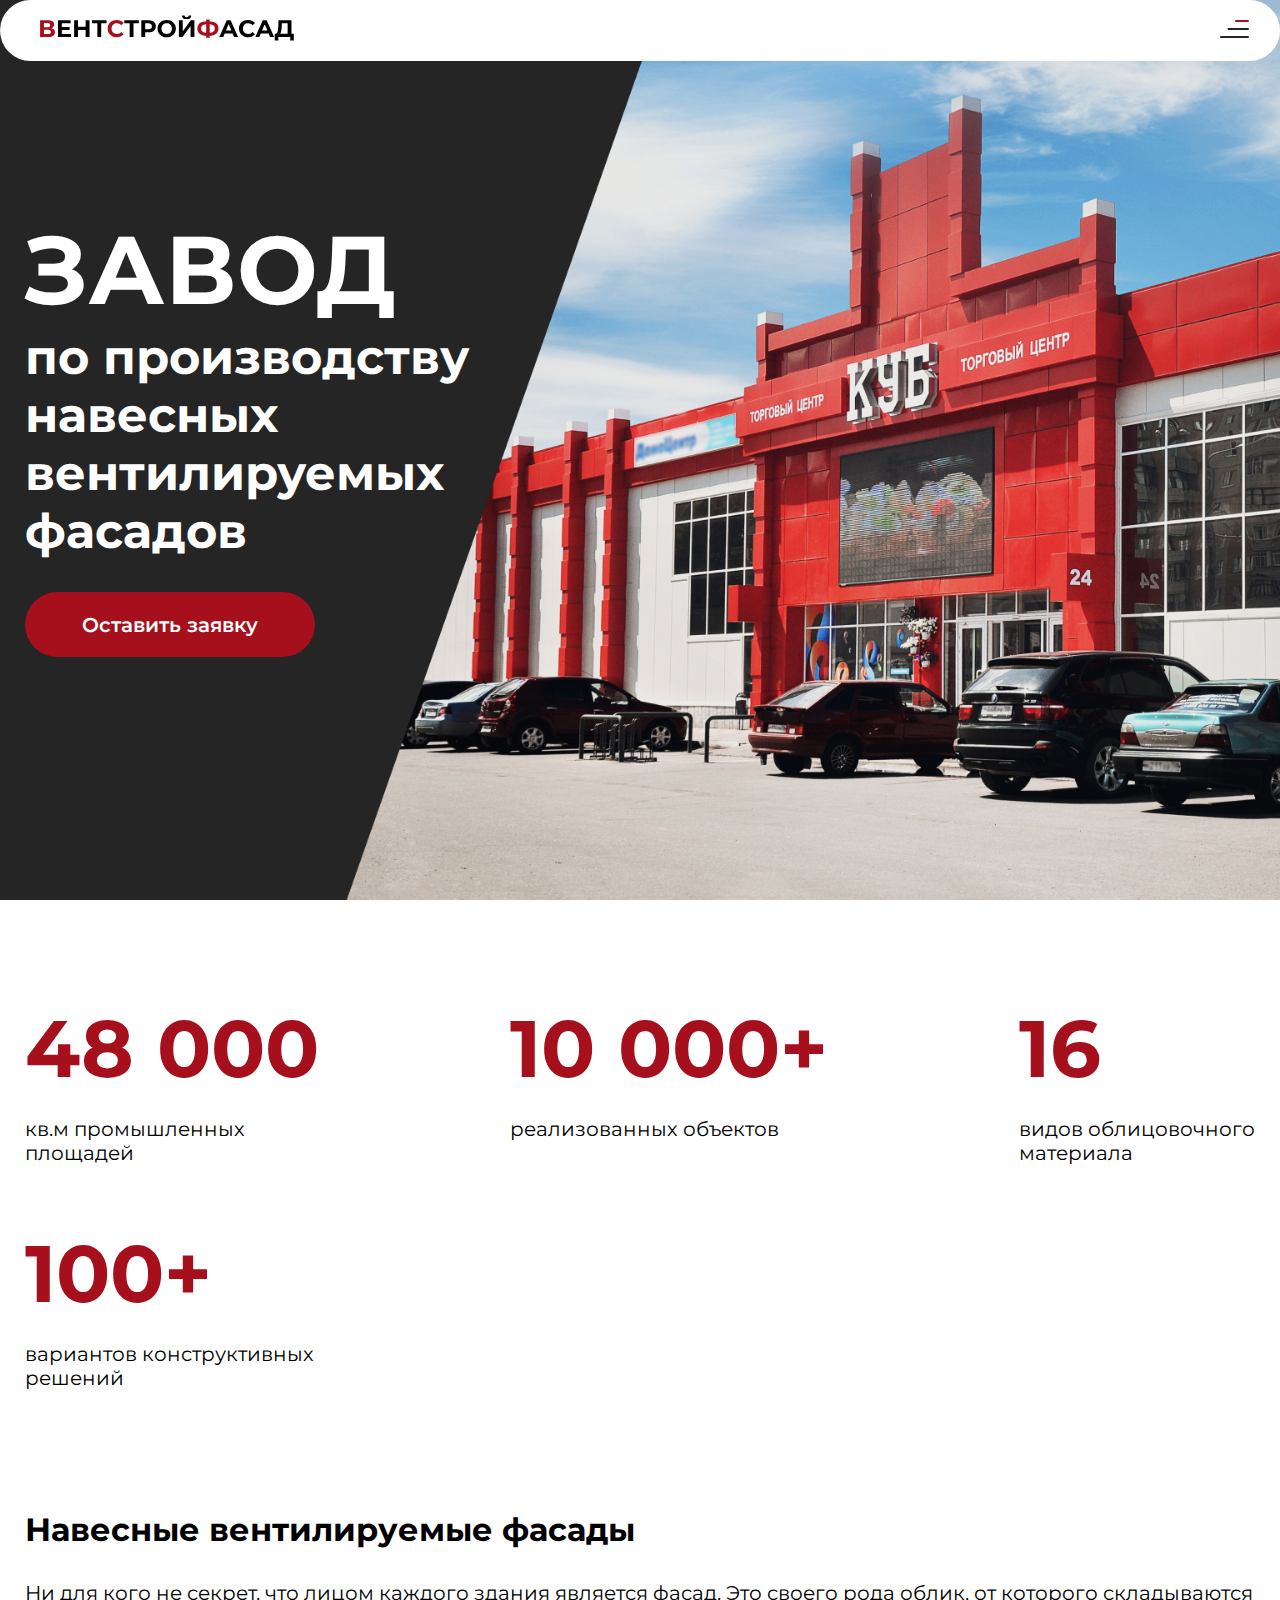
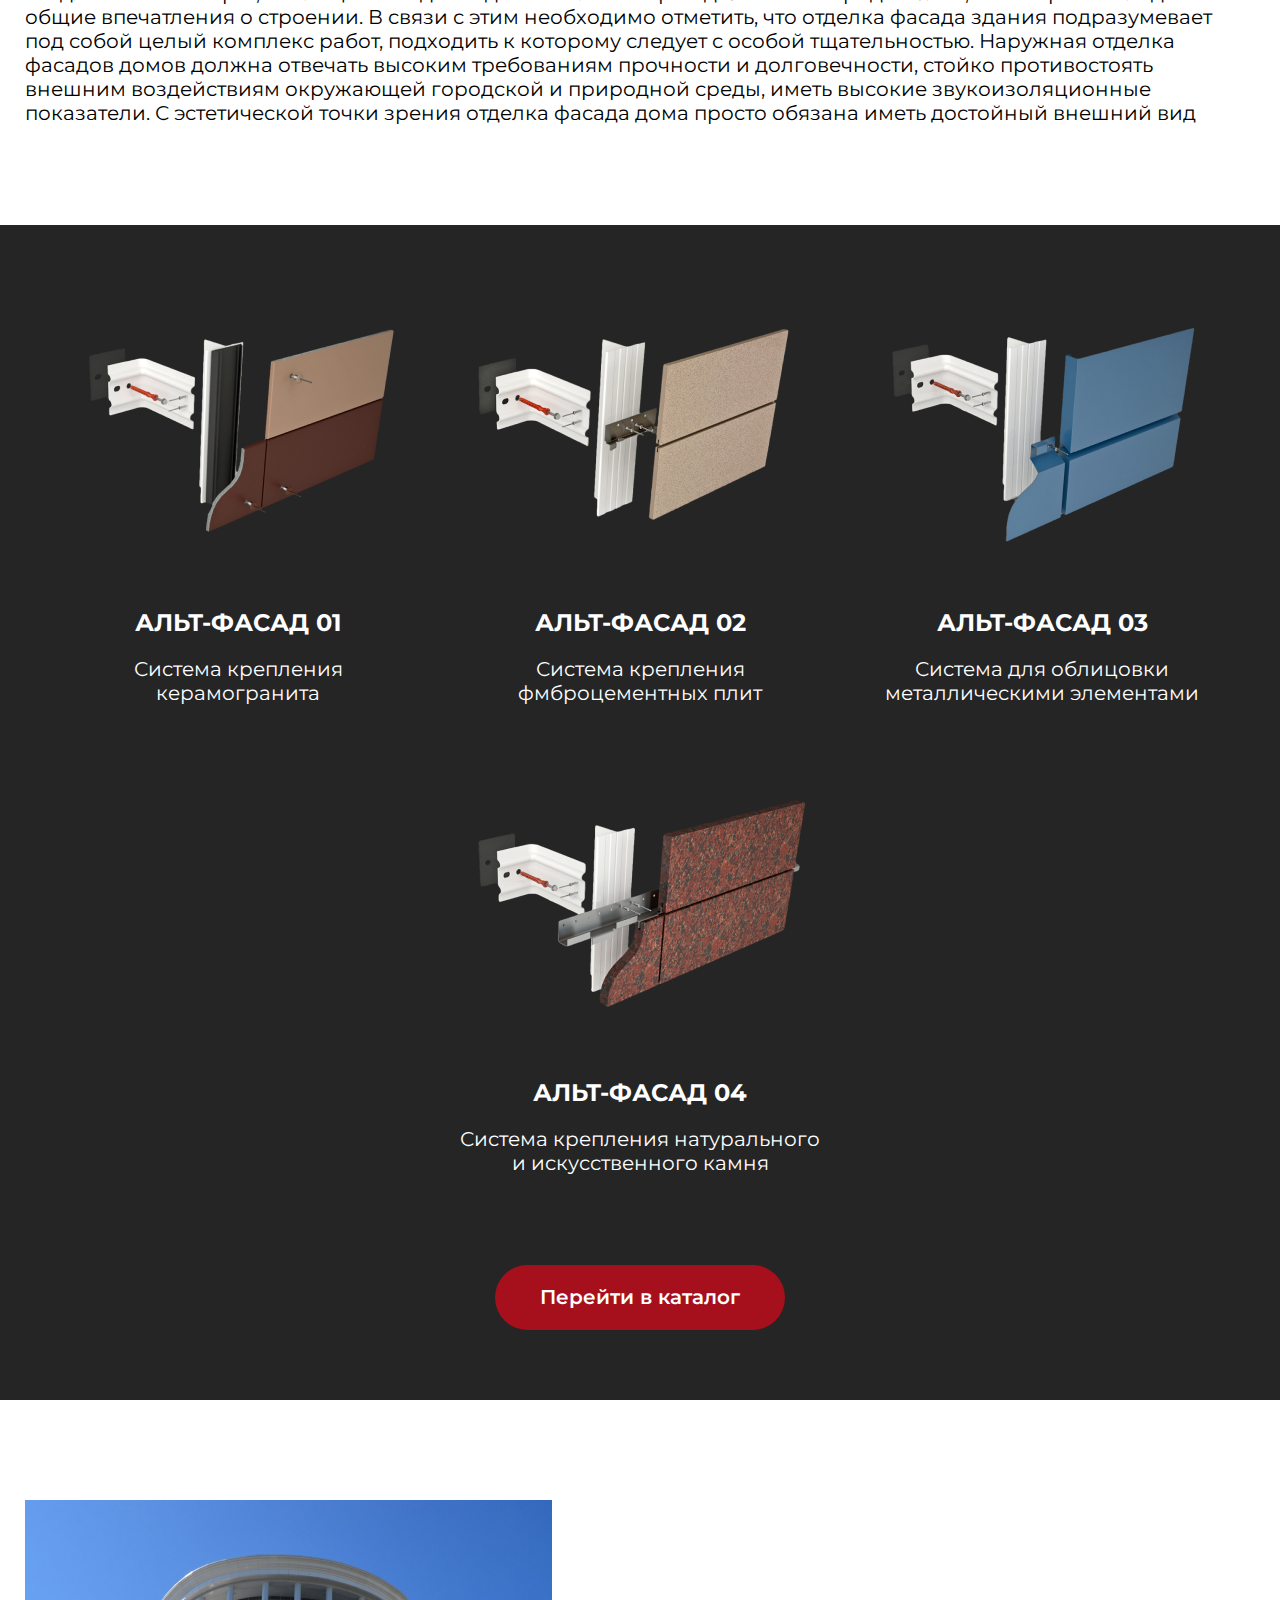
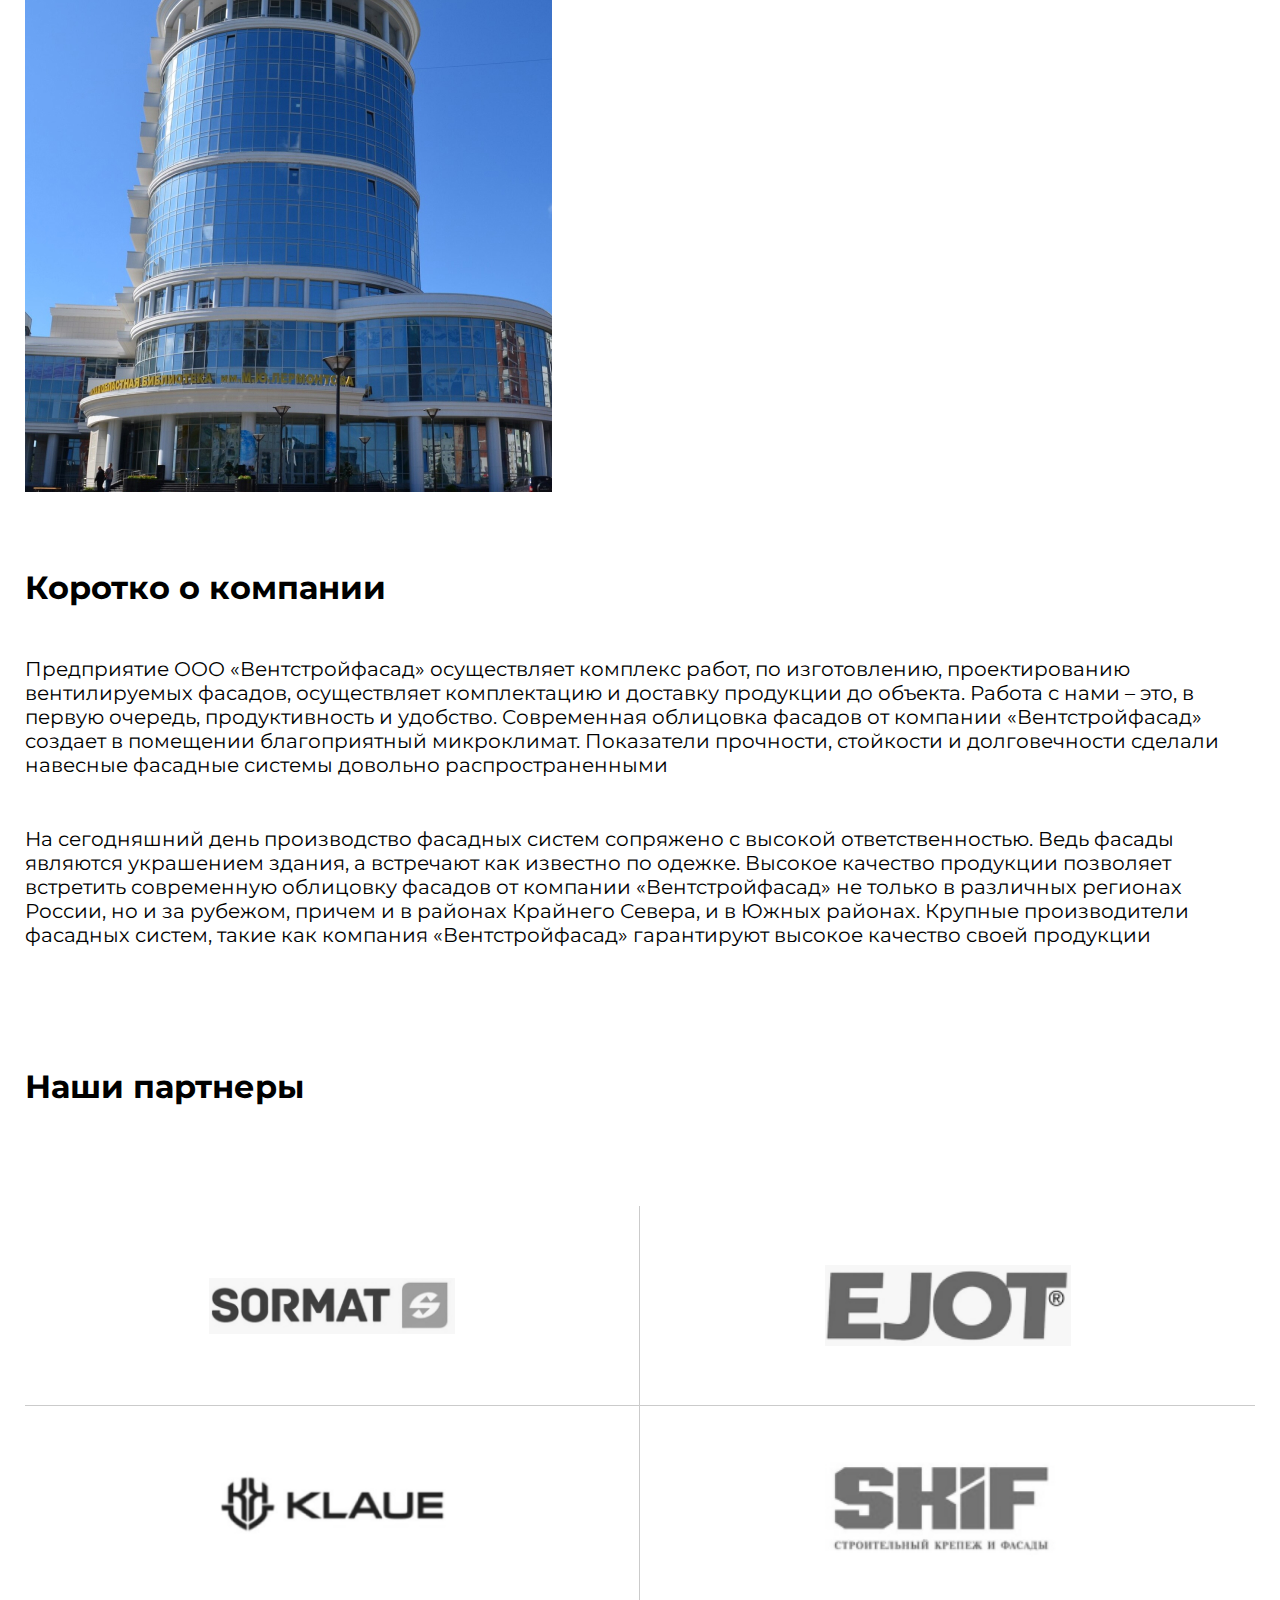
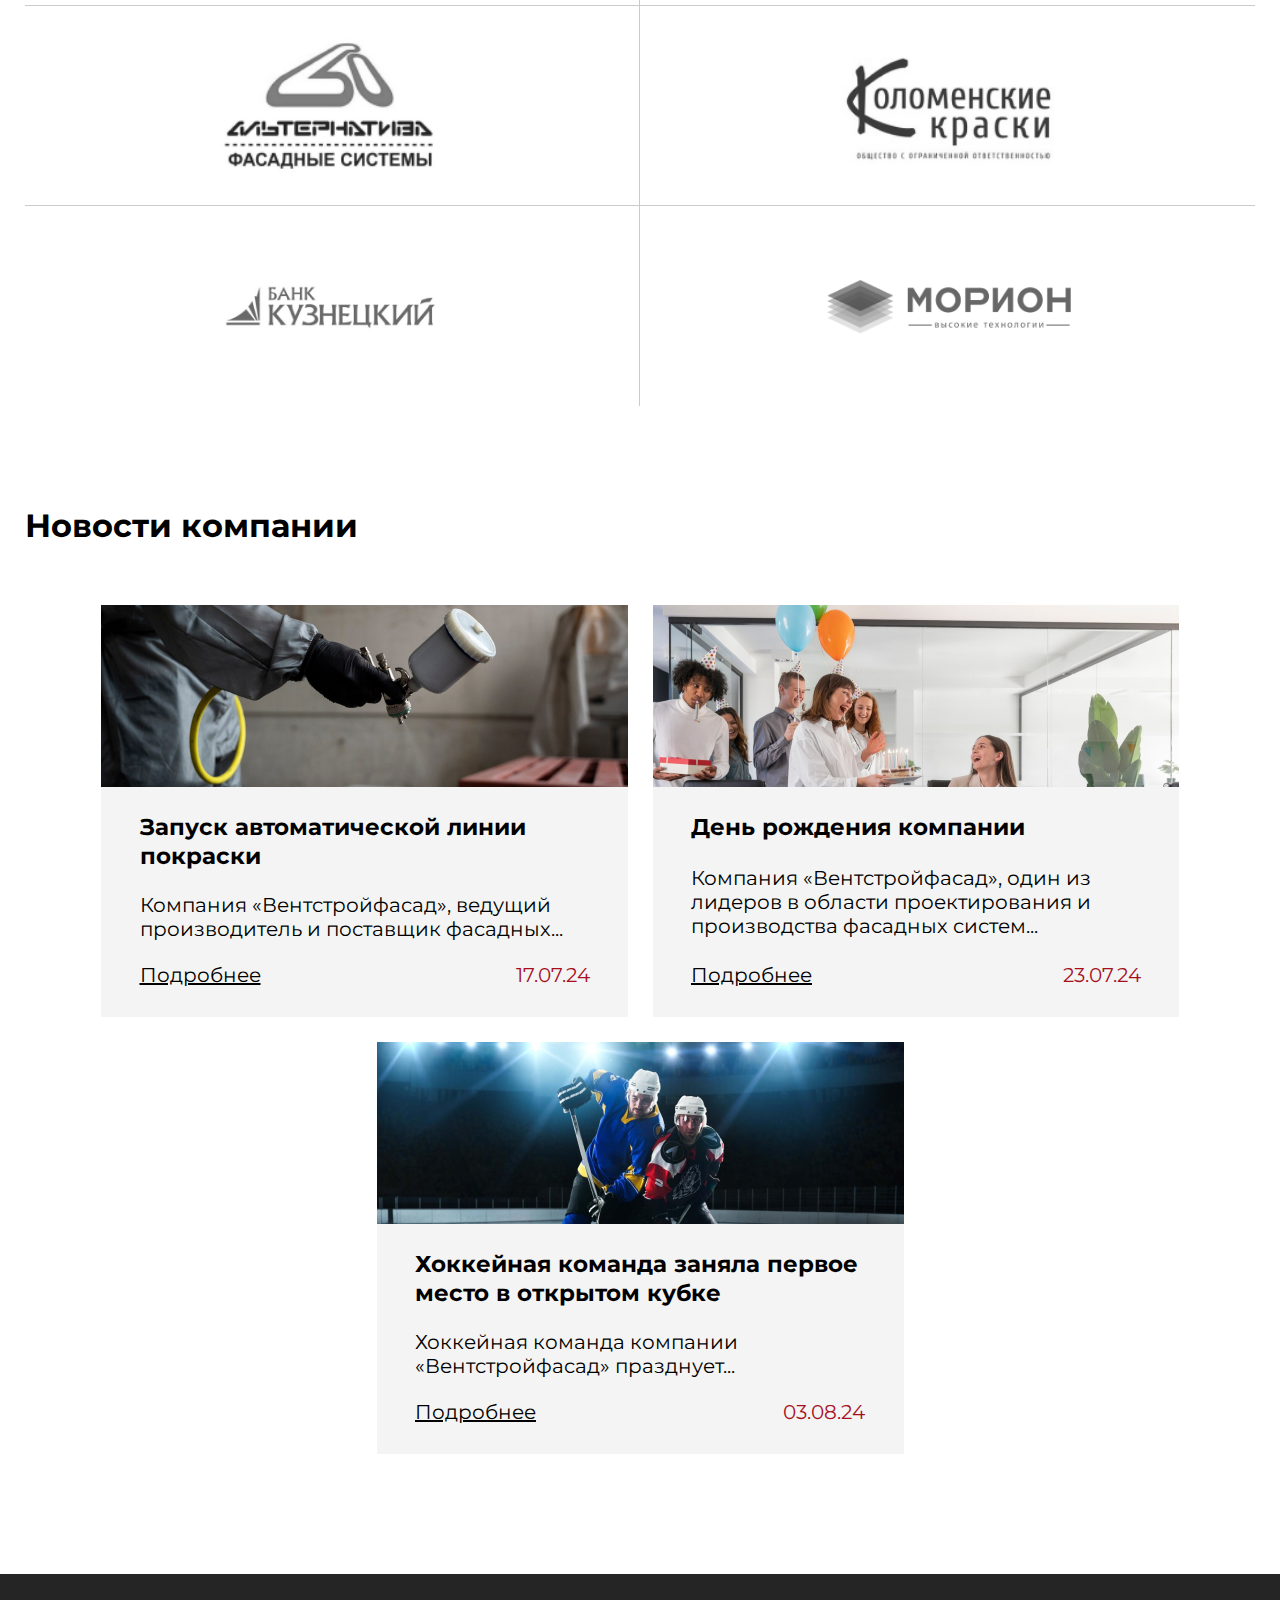
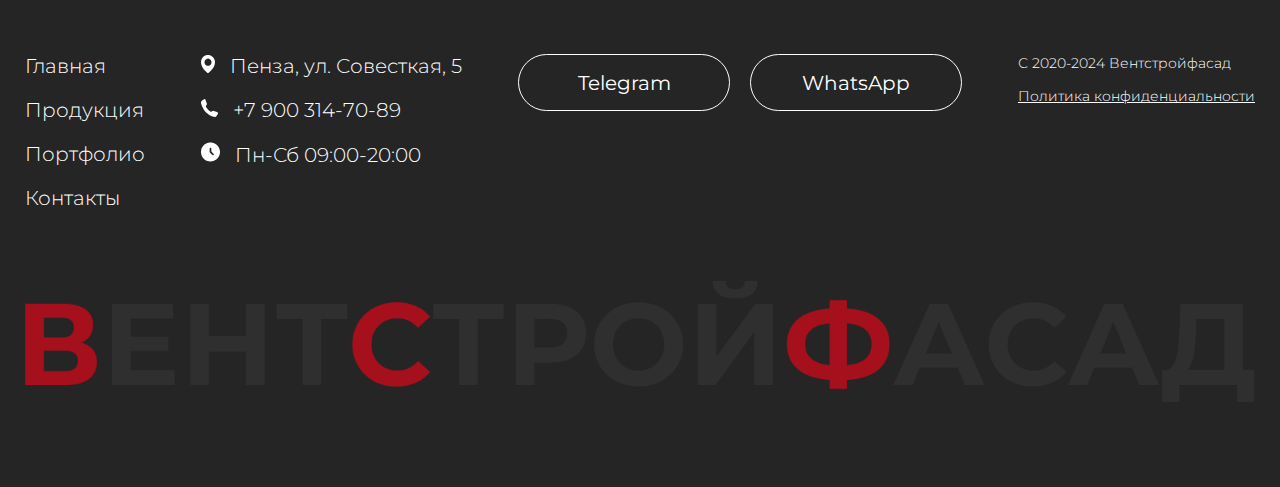
<file: index.html>
<!DOCTYPE html>
<html lang="ru">
<head>
    <meta charset="UTF-8">
    <meta name="viewport" content="width=device-width, initial-scale=1.0">
    <title>Вентстройфасад</title>
    <link rel="preconnect" href="https://fonts.googleapis.com">
    <link rel="preconnect" href="https://fonts.gstatic.com" crossorigin>
    <link href="https://fonts.googleapis.com/css2?family=Montserrat:ital,wght@0,100..900;1,100..900&display=swap" rel="stylesheet">
    <link rel="stylesheet" href="css/main.css">
    <link type="Image/x-icon" href="images/icons/favicon.svg" rel="icon">
    <script defer src="js/main.js"></script>
</head>

<body>
    <main class="main">
        <section class="welcome">
            <header class="header">
                <div class="container">
                    <a href="index.html" class="logo-link"><img src="images/logo.svg" alt="Логотип"></a>

                    <div class="menu">
                        <nav class="nav-header">
                            <ul class="nav-list">
                                <li><a href="portfolio.html">Портфолио</a></li>
                                <li><a href="products.html">Продукция</a></li>
                                <li><a href="contacts.html">Контакты</a></li>
                            </ul>
                        </nav>

                        <ul class="social-list">
                            <li><a href="https://wa.me/9374381022"><img src="images/whatsapp.svg" alt="Ватсап"></a></li>
                            <li><a href="https://t.me/imdgssx"><img src="images/tg.svg" alt="Телеграм"></a></li>
                        </ul>

                        <a href="private.html" class="btn">Личный кабинет</a>
                    </div>

                    <button class="mobile-menu-btn" id="burger">
                        <img src="images/icons/menu.svg" alt="Мобильное меню">
                    </button>
                </div>
            </header>
            
            <div class="container">
                <h1 class="welcome-title"><span class="welcome-title-span">Завод</span><br>
                по производству навесных вентилируемых фасадов</h1>
                <button class="btn popup-btn" id="popup-open-btn">Оставить заявку</button>
            </div>  

            <div class="popup" id="my-popup">
                <form action="#" class="form-myform form-popup">
                    <h3 class="myform-title">Оставьте заявку, и мы обязательно свяжемся с вами</h3>
                  
                    <input type="text" name="name" placeholder="Ваше имя" id="name" class="myform-input" required>
                    <input type="text" name="tel" placeholder="Номер телефона" id="tel" class="myform-input" required> 
                    <input type="text" name="mail" placeholder="Почта" id="mail" class="myform-input" required>
                    
                    <input type="submit" value="Отправить" class="btn myform-btn">
    
                    <p class="myform-desc">Нажимая кнопку «Отправить», Вы соглашаетесь<br> с политикой конфиденциальности</p>
                  </form>
            </div>

        </section>

        <section class="about">
            <div class="container">
                <div class="advantages">
                    <div class="adv-card">
                        <span class="adv-number">48 000</span>
                        <p class="adv-text">кв.м промышленных<br> площадей</p>
                    </div>

                    <div class="adv-card">
                        <span class="adv-number">10 000+</span>
                        <p class="adv-text">реализованных объектов</p>
                    </div>

                    <div class="adv-card">
                        <span class="adv-number">16</span>
                        <p class="adv-text">видов облицовочного<br> материала</p>
                    </div>

                    <div class="adv-card">
                        <span class="adv-number">100+</span>
                        <p class="adv-text">вариантов конструктивных<br> решений</p>
                    </div>
                </div>
            
                <div class="about-desc">
                    <h3 class="about-desc-title">Навесные вентилируемые фасады</h3>
                    <p class="about-desc-text">
                        Ни для кого не секрет, что лицом каждого здания является фасад. Это своего рода облик, от которого складываются общие впечатления о строении. В связи с этим необходимо отметить, что отделка фасада здания подразумевает под собой целый комплекс работ, подходить к которому следует с особой тщательностью. Наружная отделка фасадов домов должна отвечать высоким требованиям прочности и долговечности, стойко противостоять внешним воздействиям окружающей городской и природной среды, иметь высокие звукоизоляционные показатели. С эстетической точки зрения отделка фасада дома просто обязана иметь достойный внешний вид
                    </p>
                </div>
            </div>
        </section>

        <section class="products">
            <div class="container">
                <div class="product-cards">

                      <div class="product-card">
                        <img src="images/front1.png" alt="Альт-Фасад 01">
                        <h4 class="product-title">Альт-Фасад 01</h4>
                        <p class="product-text">Система крепления<br> керамогранита</p>
                      </div>

                      <div class="product-card">
                        <img src="images/front2.png" alt="Альт-Фасад 02">
                        <h4 class="product-title">Альт-Фасад 02</h4>
                        <p class="product-text">Система крепления<br> фмброцементных плит</p>
                      </div>

                      <div class="product-card">
                        <img src="images/front3.png" alt="Альт-Фасад 03">
                        <h4 class="product-title">Альт-Фасад 03</h4>
                        <p class="product-text">Система для облицовки<br> металлическими элементами</p>
                      </div>
                      
                      <div class="product-card">
                        <img src="images/front4.png" alt="Альт-Фасад 04">
                        <h4 class="product-title">Альт-Фасад 04</h4>
                        <p class="product-text">Система крепления натурального<br> и искусственного камня</p>
                      </div>
                </div>
                <div class="button-wrapper">
                    <a href="products.html" class="btn">Перейти в каталог</a>
                </div>
            </div>
        </section>

        <section class="company-desc">
            <div class="container">
                 <div class="company-desc-wrapper">
                    <img src="images/library.jpg" class="company-desc-image" alt="Библиотека">
                    <div class="company-desc-text-wrapper">
                        <h2 class="company-desc-title">Коротко о компании</h3>
                        <p class="company-desc-text">
                            Предприятие ООО «Вентстройфасад» осуществляет комплекс работ, по изготовлению, проектированию вентилируемых фасадов, осуществляет комплектацию и доставку продукции до объекта. Работа с нами – это, в первую очередь, продуктивность и удобство. Современная облицовка фасадов от компании «Вентстройфасад» создает в помещении благоприятный микроклимат. Показатели прочности, стойкости и долговечности сделали навесные фасадные системы довольно распространенными
                        </p>
                        <p class="company-desc-text">
                            На сегодняшний день производство фасадных систем сопряжено с высокой ответственностью. Ведь фасады являются украшением здания, а встречают как известно по одежке. Высокое качество продукции позволяет встретить современную облицовку фасадов от компании «Вентстройфасад» не только в различных регионах России, но и за рубежом, причем и в районах Крайнего Севера, и в Южных районах. Крупные производители фасадных систем, такие как компания «Вентстройфасад» гарантируют высокое качество своей продукции
                        </p>
                     </div>
                 </div>
            </div>
        </section>

        <section class="partners">
            <div class="container">
                <h2 class="partners-title">Наши партнеры</h3>
                <div class="partners-grid">
                    <div class="partners-grid-item">
                        <img src="images/sormat.png" class="partners-grid-image" alt="Sormat">
                    </div>

                    <div class="partners-grid-item">
                        <img src="images/ejot.png" class="partners-grid-image" alt="Ejot">
                    </div>

                    <div class="partners-grid-item">
                        <img src="images/klaue.png" class="partners-grid-image" alt="Klaue">
                    </div>

                    <div class="partners-grid-item">
                        <img src="images/skif.png" class="partners-grid-image" alt="Skif">
                    </div>

                    <div class="partners-grid-item">
                        <img src="images/alt.png" class="partners-grid-image" alt="Альтернатива">
                    </div>

                    <div class="partners-grid-item">
                        <img src="images/kolom.png" class="partners-grid-image" alt="Коломенские краски">
                    </div>

                    <div class="partners-grid-item">
                        <img src="images/bank.png" class="partners-grid-image" alt="Банк Кузнецкий">
                    </div>

                    <div class="partners-grid-item">
                        <img src="images/morion.png" class="partners-grid-image" alt="Морион">
                    </div>
                </div>
            </div>
        </section>

        <section class="news">
            <div class="container">
                <h2 class="news-title">Новости компании</h2> 

                <div class="news-cards">
                    <div class="news-card-item">

                        <img src="images/new1.jpg" class="news-card-image" alt="Новость" width="500px">
                        <div class="news-card-item-container">
                            <h3 class="news-card-item-title">
                                Запуск автоматической линии покраски
                            </h3>
                            <p class="news-card-item-text">
                                Компания «Вентстройфасад», ведущий производитель и поставщик фасадных...
                            </p>
                            <div class="news-card-item-wrapper"> 
                                <a href="new1.html" class="news-card-item-link">Подробнее</a>
                                <p class="news-card-item-date">17.07.24</p>
                            </div>
                        </div>
                    </div>

                    <div class="news-card-item">
                        <img src="images/new2.jpg" class="news-card-image" alt="Новость" width="500px">
                        <div class="news-card-item-container">
                            <h3 class="news-card-item-title">
                                День рождения компании
                            </h3>
                            <p class="news-card-item-text">
                                Компания «Вентстройфасад», один из лидеров в области проектирования и производства фасадных систем...
                            </p>
                            <div class="news-card-item-wrapper"> 
                                <a href="new2.html" class="news-card-item-link">Подробнее</a>
                                <p class="news-card-item-date">23.07.24</p>
                            </div>
                        </div>
                    </div>

                    <div class="news-card-item">
                        <img src="images/new3.jpg" class="news-card-image" alt="Новость" width="500px">
                        <div class="news-card-item-container">
                            <h3 class="news-card-item-title">
                                Хоккейная команда заняла первое место в открытом кубке
                            </h3>
                            <p class="news-card-item-text">
                                Хоккейная команда компании «Вентстройфасад» празднует...
                            </p>
                            <div class="news-card-item-wrapper"> 
                                <a href="new3.html" class="news-card-item-link">Подробнее</a>
                                <p class="news-card-item-date">03.08.24</p>
                            </div>
                        </div>
                    </div>
                </div>
            </div>
        </section>
    </main>

    <footer class="footer">
        <div class="container">

            <div class="footer-wrapper">
                <ul class="footer-list">
                    <li><a href="index.html">Главная</a></li>
                    <li><a href="products.html">Продукция</a></li>
                    <li><a href="portfolio.html">Портфолио</a></li>
                    <li><a href="contacts.html">Контакты</a></li>
               </ul>
    
               <div class="footer-info">
                    <p class="footer-info-address">Пенза, ул. Совесткая, 5</p>
                    <p class="footer-info-phone">+7 900 314-70-89</p>
                    <p class="footer-info-clock">Пн-Сб 09:00-20:00</p>
               </div>
    
               <div class="footer-buttons">
                    <a href="https://t.me/imdgssx" class="btn">Telegram</a>
                    <a href="https://wa.me/9374381022" class="btn">WhatsApp</a>
               </div>
    
               <div class="footer-links">
                    <p>С 2020-2024 Вентстройфасад</p>
                    <a href="policy.html" class="footer-links-item">Политика конфиденциальности</a>
               </div>
            </div>
            <img src="images/logo.png" class="footer-logo" alt="Логотип">
        </div>
    </footer> 
</body>
</html>
</file>
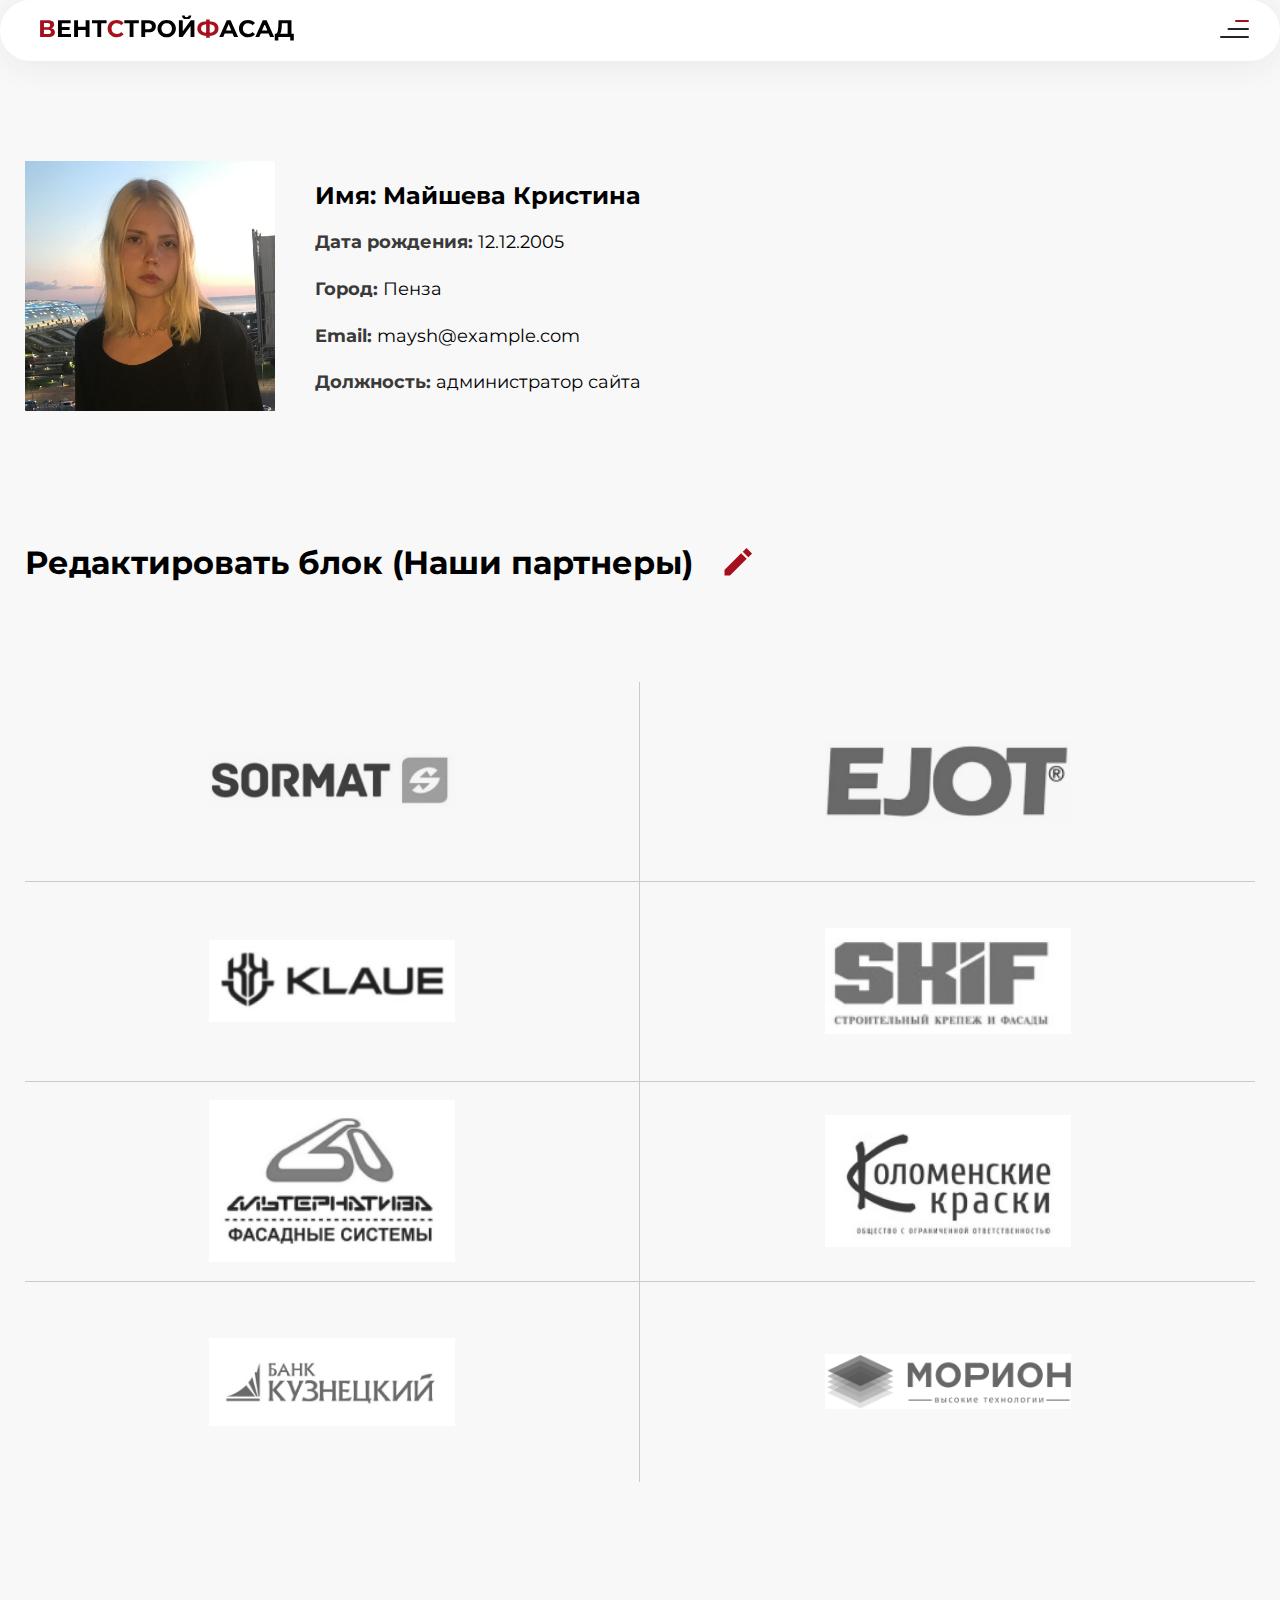
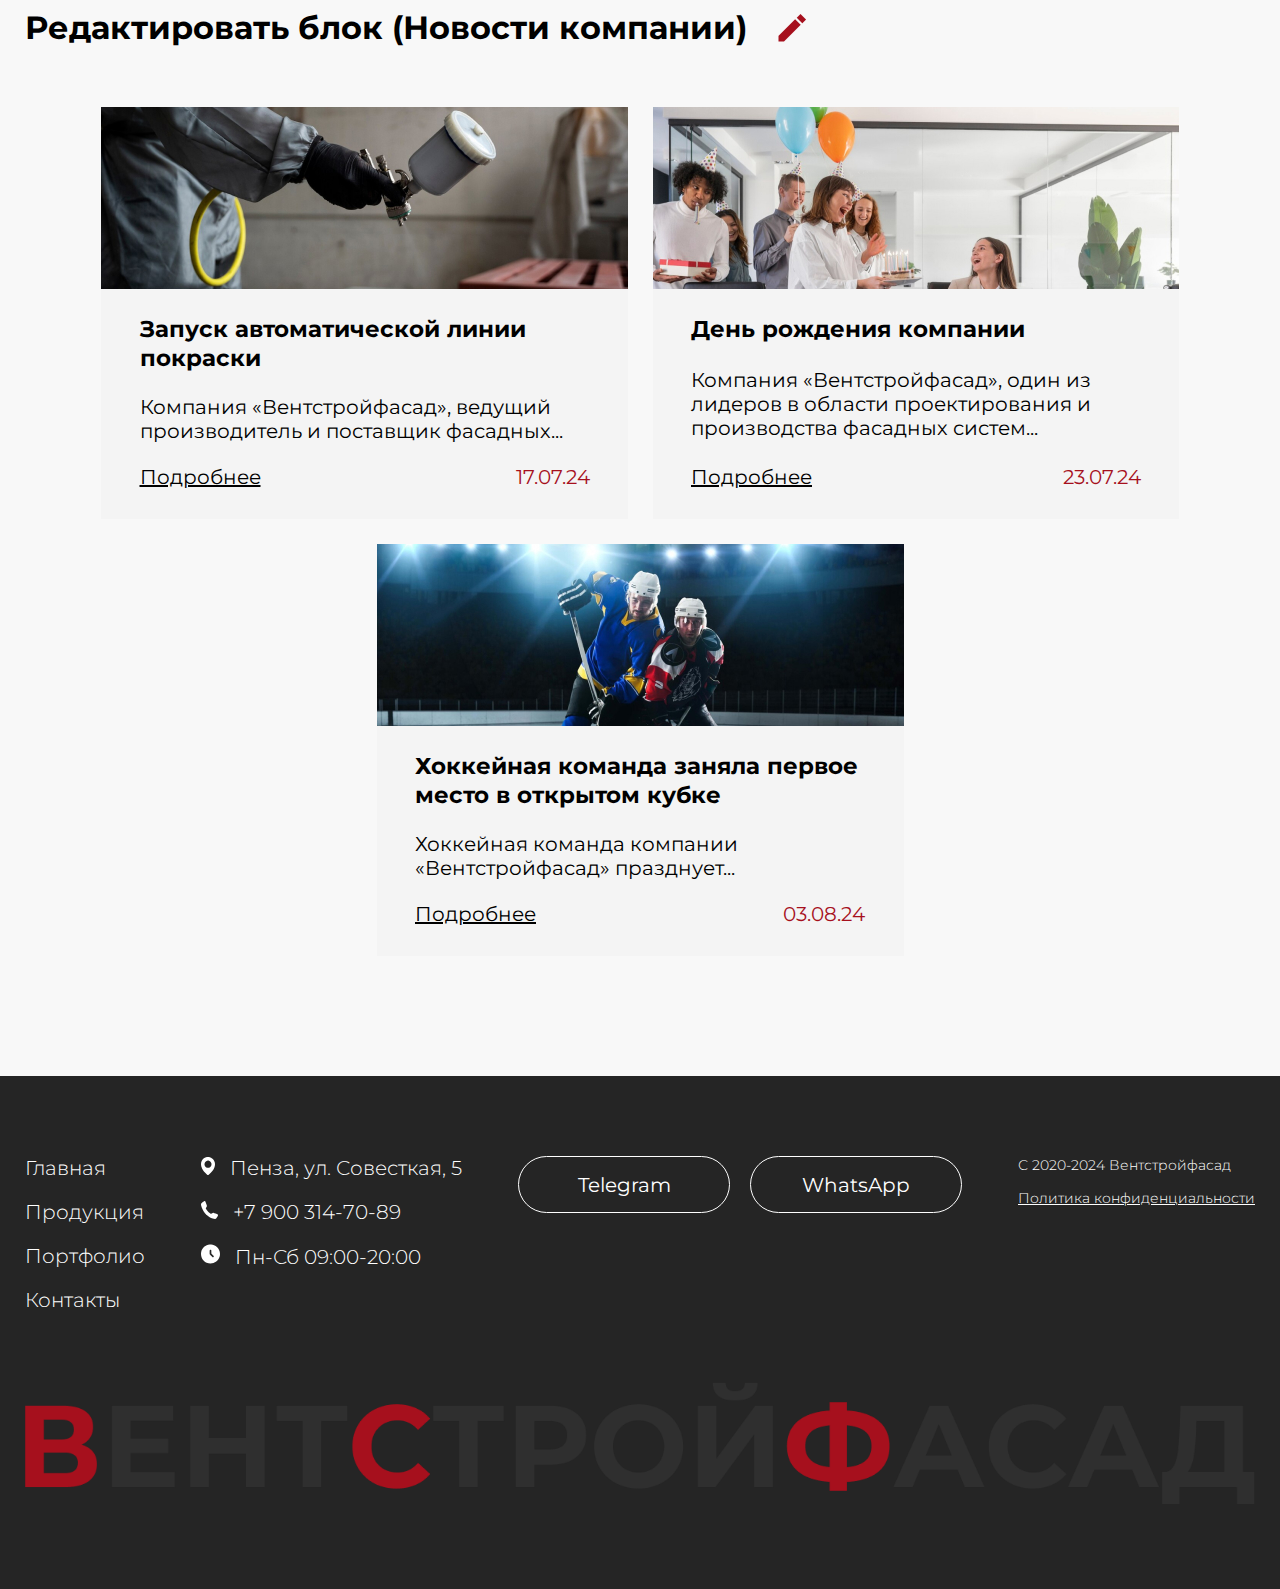
<file: admin.html>
<!DOCTYPE html>
<html lang="ru">
<head>
    <meta charset="UTF-8">
    <meta name="viewport" content="width=device-width, initial-scale=1.0">
    <title>Личный кабинет</title>
    <link rel="preconnect" href="https://fonts.googleapis.com">
    <link rel="preconnect" href="https://fonts.gstatic.com" crossorigin>
    <link href="https://fonts.googleapis.com/css2?family=Montserrat:ital,wght@0,100..900;1,100..900&display=swap" rel="stylesheet">
    <link rel="stylesheet" href="css/main.css">
    <link type="Image/x-icon" href="images/icons/favicon.svg" rel="icon">
    <script src="js/main.js"></script>
</head>

<body class="add-body">
    <header class="header add-header">
        <div class="container">
            <a href="index.html" class="logo-link"><img src="images/logo.svg" alt="Логотип"></a>

            <div class="menu">
                <nav class="nav-header">
                    <ul class="nav-list">
                        <li><a href="portfolio.html">Портфолио</a></li>
                        <li><a href="products.html">Продукция</a></li>
                        <li><a href="contacts.html">Контакты</a></li>
                    </ul>
                </nav>

                <ul class="social-list">
                    <li><a href="https://wa.me/9374381022"><img src="images/whatsapp.svg" alt="Ватсап"></a></li>
                    <li><a href="https://t.me/imdgssx"><img src="images/tg.svg" alt="Телеграм"></a></li>
                </ul>

                <a href="private.html" class="btn">Личный кабинет</a>
            </div>

            <button class="mobile-menu-btn" id="burger">
                <img src="images/icons/menu.svg" alt="Мобильное меню">
            </button>
        </div>
    </header>

    <main class="main">
        <section class="user-info">
            <div class="container">
                <div class="profile-photo">
                    <img src="images/admin.jpg" alt="Фото пользователя">
                </div>
    
                <div class="details">
                    <h2>Имя: Майшева Кристина</h2>
                    <p><strong>Дата рождения:</strong> 12.12.2005</p>
                    <p><strong>Город:</strong> Пенза</p>
                    <p><strong>Email:</strong> maysh@example.com</p>
                    <p><strong>Должность:</strong> администратор сайта</p>
                </div>
            </div>
        </section>
        
        <section class="partners block-edit">
            <div class="container">
                <div class="block-edit-wrapper">
                    <h2 class="partners-title">Редактировать блок (Наши партнеры)</h3>
                    <button class="edit-button edit-btn"><img src="images/icons/edit.png" alt=""></button>
                </div>

                <div class="partners-grid">
                    <div class="partners-grid-item">
                        <img src="images/sormat.png" class="partners-grid-image" alt="Sormat">
                    </div>

                    <div class="partners-grid-item">
                        <img src="images/ejot.png" class="partners-grid-image" alt="Ejot">
                    </div>

                    <div class="partners-grid-item">
                        <img src="images/klaue.png" class="partners-grid-image" alt="Klaue">
                    </div>

                    <div class="partners-grid-item">
                        <img src="images/skif.png" class="partners-grid-image" alt="Skif">
                    </div>

                    <div class="partners-grid-item">
                        <img src="images/alt.png" class="partners-grid-image" alt="Альтернатива">
                    </div>

                    <div class="partners-grid-item">
                        <img src="images/kolom.png" class="partners-grid-image" alt="Коломенские краски">
                    </div>

                    <div class="partners-grid-item">
                        <img src="images/bank.png" class="partners-grid-image" alt="Банк Кузнецкий">
                    </div>

                    <div class="partners-grid-item">
                        <img src="images/morion.png" class="partners-grid-image" alt="Морион">
                    </div>
                </div>
            </div>
        </section>

        <section class="news block-edit">
            <div class="container">
                <div class="block-edit-wrapper">
                    <h2 class="news-title">Редактировать блок (Новости компании)</h2> 
                    <button class="edit-button"><img src="images/icons/edit.png" alt=""></button>
                </div>

                <div class="news-cards">
                    <div class="news-card-item">

                        <img src="images/new1.jpg" class="news-card-image" alt="Новость" width="500px">
                        <div class="news-card-item-container">
                            <h3 class="news-card-item-title">
                                Запуск автоматической линии покраски
                            </h3>
                            <p class="news-card-item-text">
                                Компания «Вентстройфасад», ведущий производитель и поставщик фасадных...
                            </p>
                            <div class="news-card-item-wrapper"> 
                                <a href="new1.html" class="news-card-item-link">Подробнее</a>
                                <p class="news-card-item-date">17.07.24</p>
                            </div>
                        </div>
                    </div>

                    <div class="news-card-item">
                        <img src="images/new2.jpg" class="news-card-image" alt="Новость" width="500px">
                        <div class="news-card-item-container">
                            <h3 class="news-card-item-title">
                                День рождения компании
                            </h3>
                            <p class="news-card-item-text">
                                Компания «Вентстройфасад», один из лидеров в области проектирования и производства фасадных систем...
                            </p>
                            <div class="news-card-item-wrapper"> 
                                <a href="new2.html" class="news-card-item-link">Подробнее</a>
                                <p class="news-card-item-date">23.07.24</p>
                            </div>
                        </div>
                    </div>

                    <div class="news-card-item">
                        <img src="images/new3.jpg" class="news-card-image" alt="Новость" width="500px">
                        <div class="news-card-item-container">
                            <h3 class="news-card-item-title">
                                Хоккейная команда заняла первое место в открытом кубке
                            </h3>
                            <p class="news-card-item-text">
                                Хоккейная команда компании «Вентстройфасад» празднует...
                            </p>
                            <div class="news-card-item-wrapper"> 
                                <a href="new3.html" class="news-card-item-link">Подробнее</a>
                                <p class="news-card-item-date">03.08.24</p>
                            </div>
                        </div>
                    </div>
                </div>
            </div>
        </section>
    </main>
       
    <footer class="footer">
        <div class="container">

            <div class="footer-wrapper">
                <ul class="footer-list">
                    <li><a href="index.html">Главная</a></li>
                    <li><a href="products.html">Продукция</a></li>
                    <li><a href="portfolio.html">Портфолио</a></li>
                    <li><a href="contacts.html">Контакты</a></li>
               </ul>
    
               <div class="footer-info">
                    <p class="footer-info-address">Пенза, ул. Совесткая, 5</p>
                    <p class="footer-info-phone">+7 900 314-70-89</p>
                    <p class="footer-info-clock">Пн-Сб 09:00-20:00</p>
               </div>
    
               <div class="footer-buttons">
                    <a href="https://t.me/imdgssx" class="btn">Telegram</a>
                    <a href="https://wa.me/9374381022" class="btn">WhatsApp</a>
               </div>

               <div class="footer-links">
                    <p>С 2020-2024 Вентстройфасад</p>
                    <a href="policy.html" class="footer-links-item">Политика конфиденциальности</a>
               </div>
            </div>   
            <img src="images/logo.png" class="footer-logo" alt="Логотип">
        </div> 
    </footer>
</body>
</html>
</file>
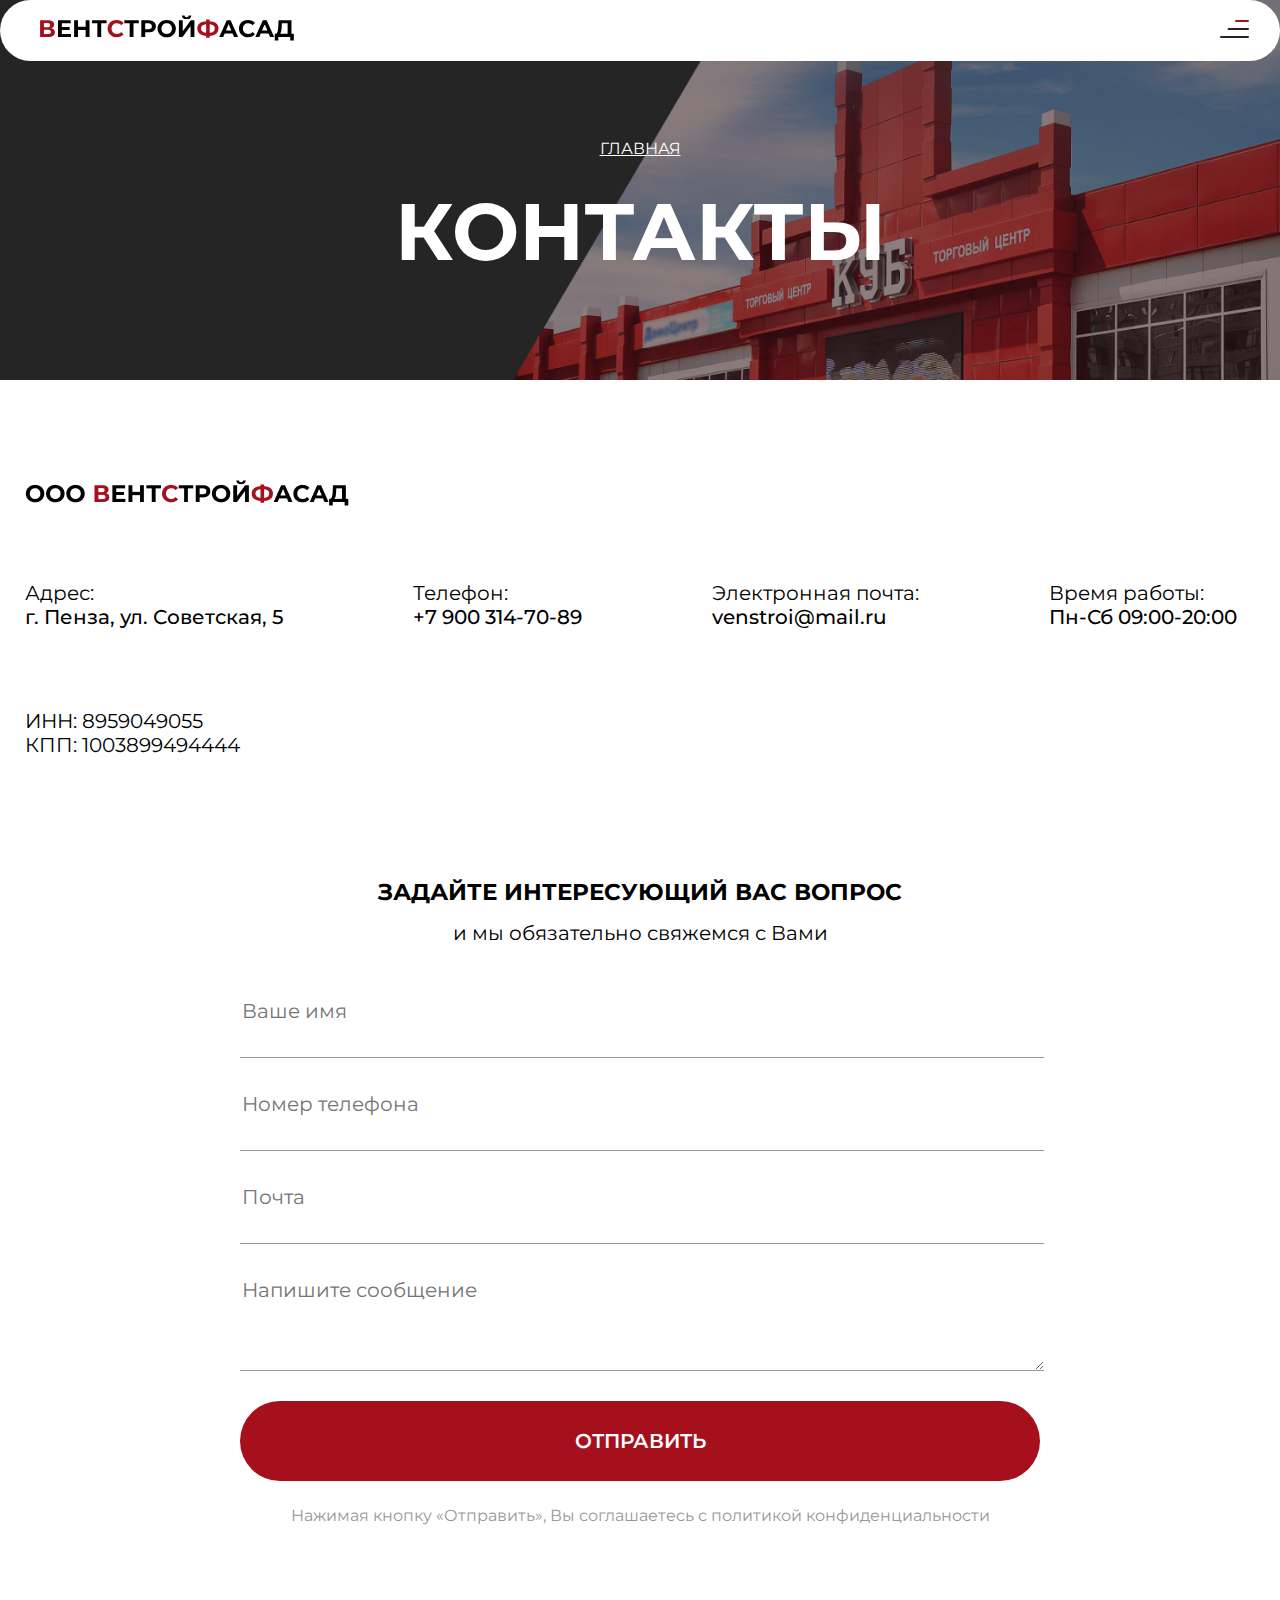
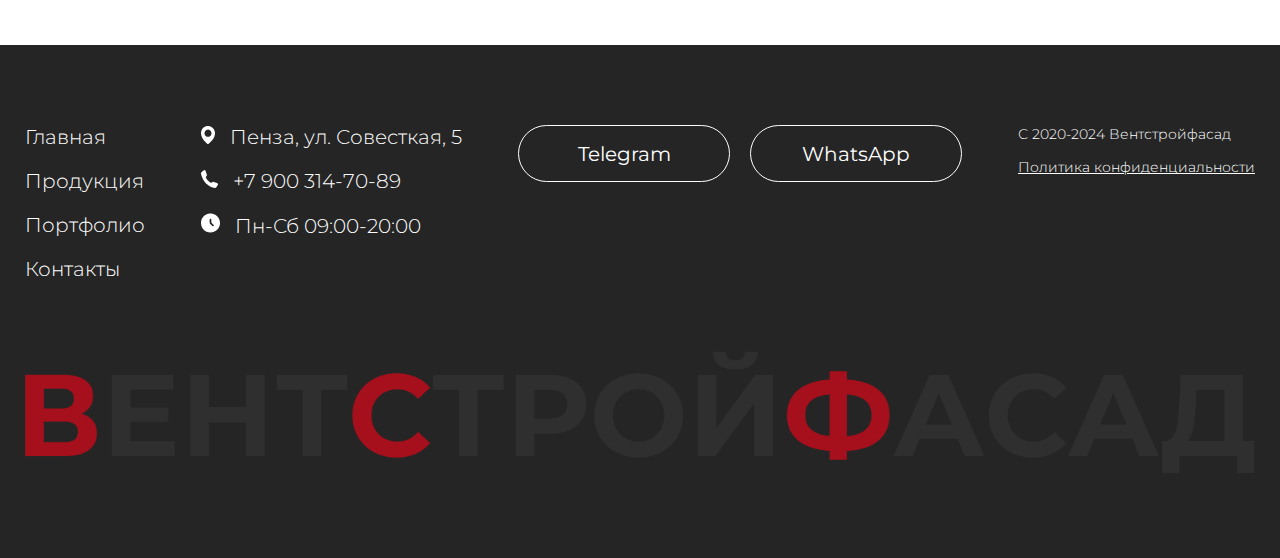
<file: contacts.html>
<!DOCTYPE html>
<html lang="ru">
<head>
    <meta charset="UTF-8">
    <meta name="viewport" content="width=device-width, initial-scale=1.0">
    <title>Контакты</title>
    <link rel="preconnect" href="https://fonts.googleapis.com">
    <link rel="preconnect" href="https://fonts.gstatic.com" crossorigin>
    <link href="https://fonts.googleapis.com/css2?family=Montserrat:ital,wght@0,100..900;1,100..900&display=swap" rel="stylesheet">
    <link rel="stylesheet" href="css/main.css">
    <link type="Image/x-icon" href="images/icons/favicon.svg" rel="icon">
    <script src="js/main.js"></script>
</head>

<body>
    <main class="main">
        <section class="heading">
            <header class="header">
                <div class="container">
                    <a href="index.html" class="logo-link"><img src="images/logo.svg" alt="Логотип"></a>

                    <div class="menu">
                        <nav class="nav-header">
                            <ul class="nav-list">
                                <li><a href="portfolio.html">Портфолио</a></li>
                                <li><a href="products.html">Продукция</a></li>
                                <li><a href="contacts.html">Контакты</a></li>
                            </ul>
                        </nav>

                        <ul class="social-list">
                            <li><a href="https://wa.me/9374381022"><img src="images/whatsapp.svg" alt="Ватсап"></a></li>
                            <li><a href="https://t.me/imdgssx"><img src="images/tg.svg" alt="Телеграм"></a></li>
                        </ul>

                        <a href="private.html" class="btn">Личный кабинет</a>
                    </div>

                    <button class="mobile-menu-btn" id="burger">
                        <img src="images/icons/menu.svg" alt="Мобильное меню">
                    </button>
                </div>
            </header>
            
            <div class="container">
                <h3 class="heading-link"><a href="index.html" class="heading-link-a">Главная</a></h3>
                <h2 class="heading-title">Контакты</h2>
            </div>
        </section>

        <section class="info">
            <div class="container">
                <img src="images/fullname.png" alt="ООО Вентстройфасад">

                <div class="info-wrapper">
                    <p class="info-wrapper-text">
                        Адрес:<br> 
                        <span>г. Пенза, ул. Советская, 5</span>
                    </p>

                    <p class="info-wrapper-text">
                        Телефон:<br> 
                        <span>+7 900 314-70-89</span>
                    </p>

                    <p class="info-wrapper-text">
                        Электронная почта:<br> 
                        <span>venstroi@mail.ru</span>
                    </p>

                    <p class="info-wrapper-text">
                        Время работы:<br>
                        <span>Пн-Сб 09:00-20:00</span>
                    </p>

                    <p class="info-wrapper-text">
                        ИНН: 8959049055<br>
                        КПП: 1003899494444
                    </p>
                </div>
            </div>
        </section>

        <section class="map">
            <script type="text/javascript" charset="utf-8" async src="https://api-maps.yandex.ru/services/constructor/1.0/js/?um=constructor%3A1c43315eefc9b0773578eebe8ba5a2d328e9d1000ee8f45a8f6d7ad0568c9ea8&amp;width=100%25&amp;height=600&amp;lang=ru_RU&amp;scroll=false"></script>
        </section>

        <section class="form">
            <div class="container">
                <form action="#" class="form-myform">
                    <h3 class="myform-title">Задайте интересующий вас вопрос</h3>
                    <p class="myform-text">и мы обязательно свяжемся с Вами</p>
                  
                    <input type="text" name="name" placeholder="Ваше имя" id="name" class="myform-input" required>
                    <input type="text" name="tel" placeholder="Номер телефона" id="tel" class="myform-input" required> 
                    <input type="text" name="mail" placeholder="Почта" id="mail" class="myform-input" required>
                    <textarea name="comment" placeholder="Напишите сообщение" id="message" class="myform-textarea" style="height: 90px;"></textarea>
                    
                    <input type="submit" value="Отправить" class="btn myform-btn">
    
                    <p class="myform-desc">Нажимая кнопку «Отправить», Вы соглашаетесь с политикой конфиденциальности</p>
                  </form>
            </div>
        </section>

    </main>
       
    <footer class="footer">
        <div class="container">

            <div class="footer-wrapper">
                <ul class="footer-list">
                    <li><a href="index.html">Главная</a></li>
                    <li><a href="products.html">Продукция</a></li>
                    <li><a href="portfolio.html">Портфолио</a></li>
                    <li><a href="contacts.html">Контакты</a></li>
               </ul>
    
               <div class="footer-info">
                    <p class="footer-info-address">Пенза, ул. Совесткая, 5</p>
                    <p class="footer-info-phone">+7 900 314-70-89</p>
                    <p class="footer-info-clock">Пн-Сб 09:00-20:00</p>
               </div>
    
               <div class="footer-buttons">
                    <a href="https://t.me/imdgssx" class="btn">Telegram</a>
                    <a href="https://wa.me/9374381022" class="btn">WhatsApp</a>
               </div>
    
               <div class="footer-links">
                    <p>С 2020-2024 Вентстройфасад</p>
                    <a href="policy.html" class="footer-links-item">Политика конфиденциальности</a>
               </div>
            </div>
            <img src="images/logo.png" class="footer-logo" alt="Логотип">
        </div>
    </footer>
</body>
</html>
</file>
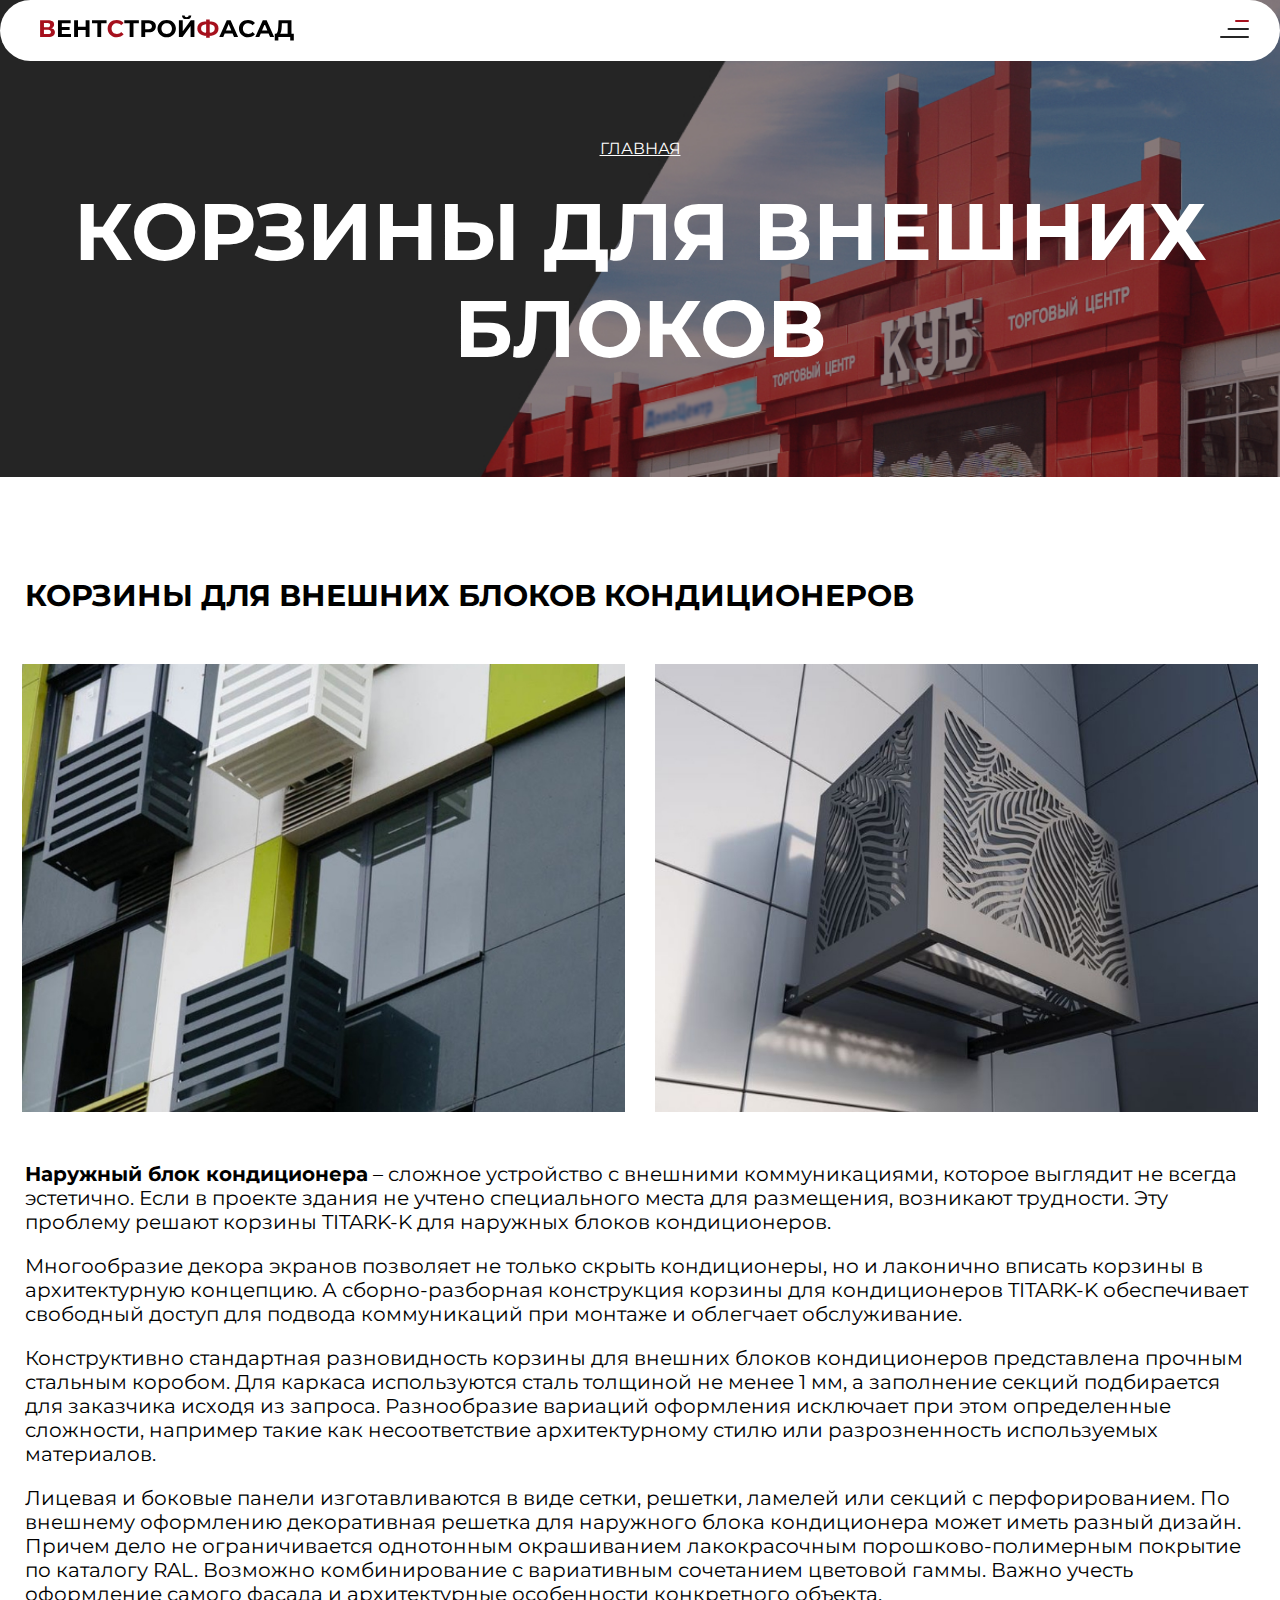
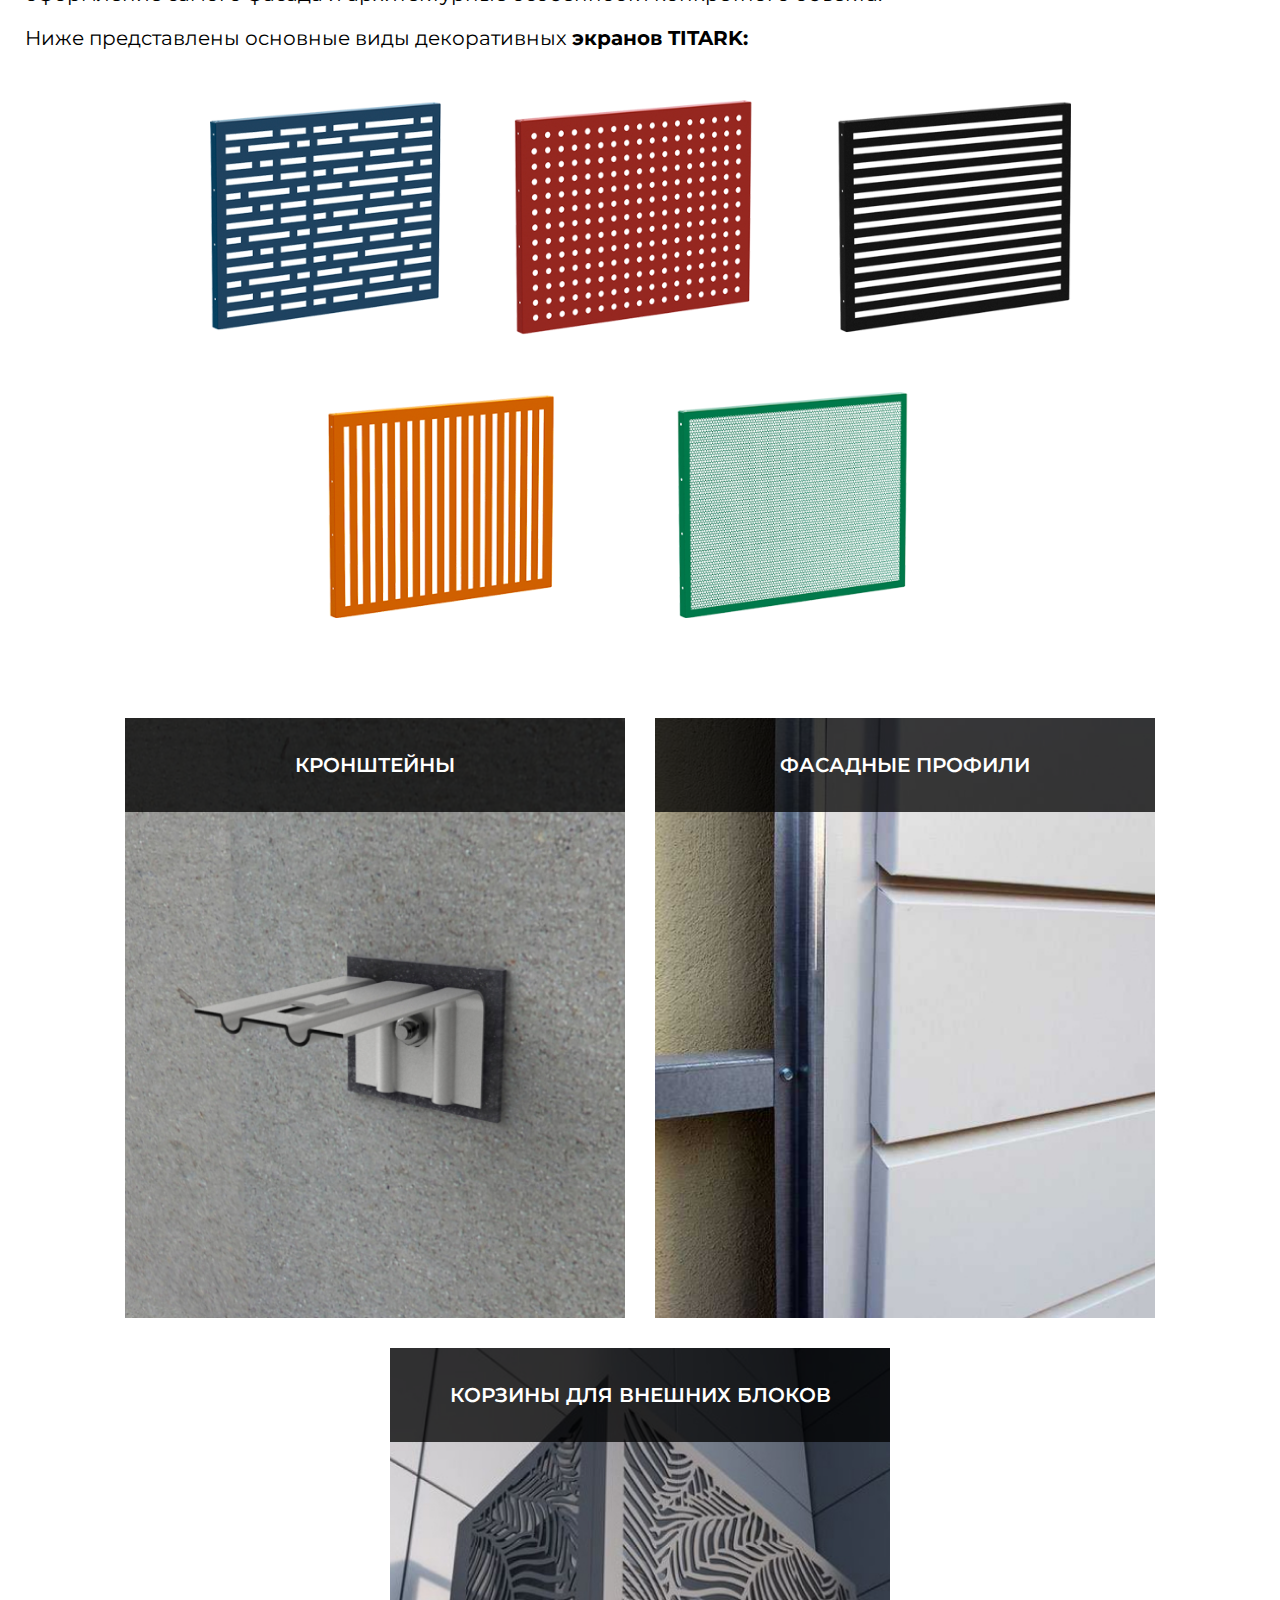
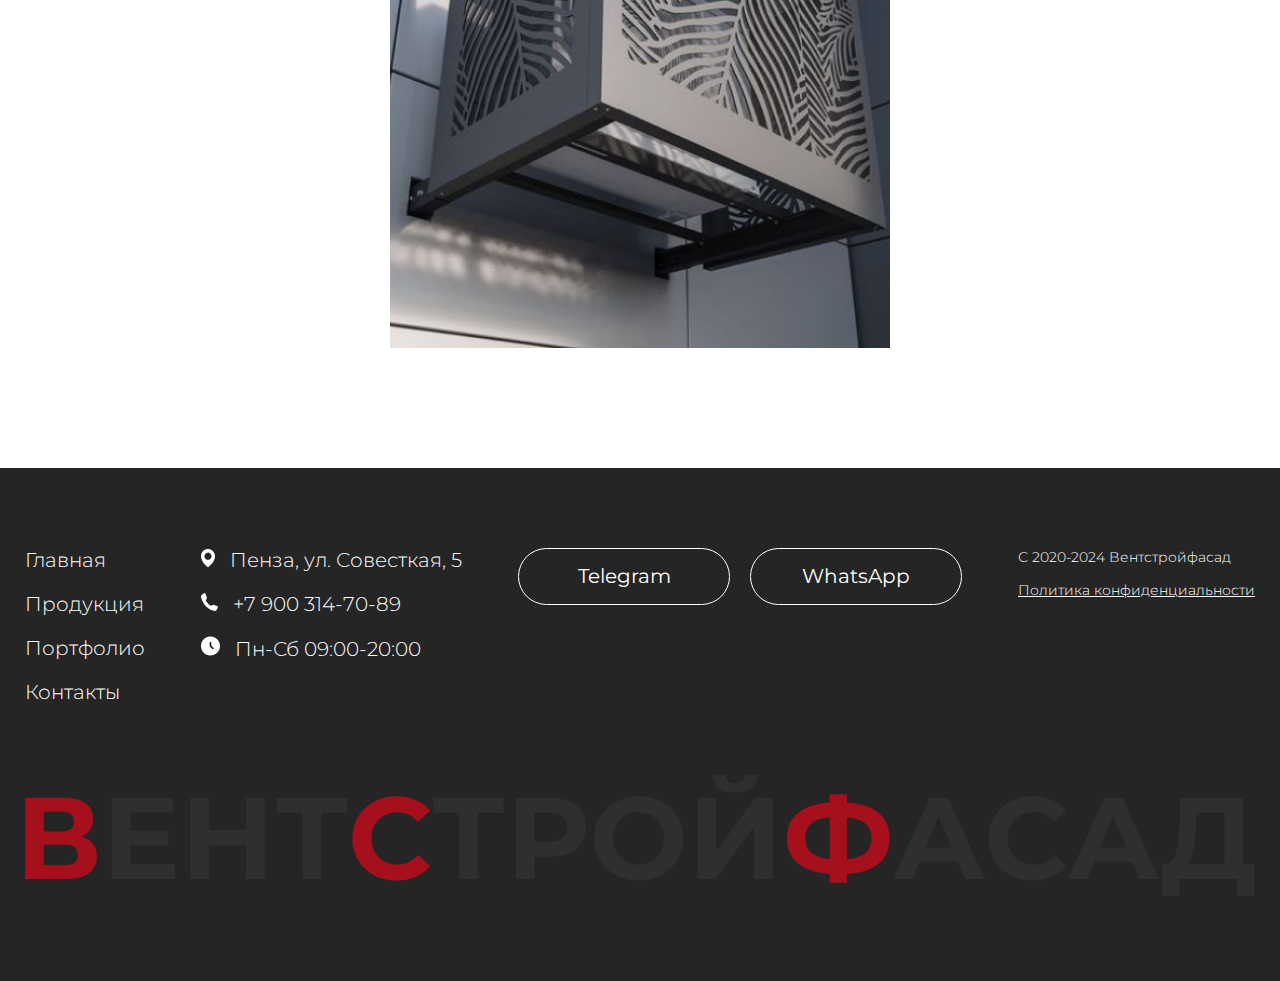
<file: cornices.html>
<!DOCTYPE html>
<html lang="ru">
<head>
    <meta charset="UTF-8">
    <meta name="viewport" content="width=device-width, initial-scale=1.0">
    <title>Корзины</title>
    <link rel="preconnect" href="https://fonts.googleapis.com">
    <link rel="preconnect" href="https://fonts.gstatic.com" crossorigin>
    <link href="https://fonts.googleapis.com/css2?family=Montserrat:ital,wght@0,100..900;1,100..900&display=swap" rel="stylesheet">
    <link rel="stylesheet" href="css/main.css">
    <link type="Image/x-icon" href="images/icons/favicon.svg" rel="icon">
    <script src="js/main.js"></script>
</head>

<body>
    <main class="main">
        <section class="heading">
            <header class="header">
                <div class="container">
                    <a href="index.html" class="logo-link"><img src="images/logo.svg" alt="Логотип"></a>

                    <div class="menu">
                        <nav class="nav-header">
                            <ul class="nav-list">
                                <li><a href="portfolio.html">Портфолио</a></li>
                                <li><a href="products.html">Продукция</a></li>
                                <li><a href="contacts.html">Контакты</a></li>
                            </ul>
                        </nav>

                        <ul class="social-list">
                            <li><a href="https://wa.me/9374381022"><img src="images/whatsapp.svg" alt="Ватсап"></a></li>
                            <li><a href="https://t.me/imdgssx"><img src="images/tg.svg" alt="Телеграм"></a></li>
                        </ul>

                        <a href="private.html" class="btn">Личный кабинет</a>
                    </div>

                    <button class="mobile-menu-btn" id="burger">
                        <img src="images/icons/menu.svg" alt="Мобильное меню">
                    </button>
                </div>
            </header>
            
            <div class="container">
                <h3 class="heading-link"><a href="index.html" class="heading-link-a">Главная</a></h3>
                <h2 class="heading-title">Корзины для внешних блоков</h2>
            </div>
        </section>

        <section class="supports">
            <div class="container">
                <h2 class="product-desc-title">Корзины для внешних блоков кондиционеров</h2>

                <div class="supports-images">
                    <img src="images/cornices/cornice1.jpg" width="795" alt="Корзина для кондиционера">
                    <img src="images/cornices/cornice2.jpg" width="795" alt="Корзина для кондиционера">
                </div>

                <p>
                    <b>Наружный блок кондиционера</b> – сложное устройство с внешними коммуникациями, которое выглядит не всегда эстетично. Если в проекте здания не учтено специального меcта для размещения, возникают трудности. Эту проблему решают корзины TITARK-K для наружных блоков кондиционеров.
                </p>
                <p>
                    Многообразие декора экранов позволяет не только скрыть кондиционеры, но и лаконично вписать корзины в архитектурную концепцию. А сборно-разборная конструкция корзины для кондиционеров TITARK-K обеспечивает свободный доступ для подвода коммуникаций при монтаже и облегчает обслуживание.             
                </p>
                <p>
                    Конструктивно стандартная разновидность корзины для внешних блоков кондиционеров представлена прочным стальным коробом. Для каркаса используются сталь толщиной не менее 1 мм, а заполнение секций подбирается для заказчика исходя из запроса. Разнообразие вариаций оформления исключает при этом определенные сложности, например такие как несоответствие архитектурному стилю или разрозненность используемых материалов.
                </p>
                <p>
                    Лицевая и боковые панели изготавливаются в виде сетки, решетки, ламелей или секций с перфорированием. По внешнему оформлению декоративная решетка для наружного блока кондиционера может иметь разный дизайн. Причем дело не ограничивается однотонным окрашиванием лакокрасочным порошково-полимерным покрытие по каталогу RAL. Возможно комбинирование с вариативным сочетанием цветовой гаммы. Важно учесть оформление самого фасада и архитектурные особенности конкретного объекта.
                </p>
                <p>Ниже представлены основные виды декоративных <b>экранов TITARK:</b></p>
                <img src="images/cornices/cornice3.png" class="product-desc-image" alt="Экраны TITARK">
            </div>
        </section>

        <section class="products-links-section">
            <div class="container">
                <a href="supports.html">
                    <div class="product-link-cards product-link-card-1">
                        <p>Кронштейны</p>
                    </div>
                </a>

                <a href="profiles.html">
                    <div class="product-link-cards product-link-card-2">
                        <p>Фасадные профили</p>
                    </div>
                </a>

                <a href="cornices.html">
                    <div class="product-link-cards product-link-card-3">
                        <p>Корзины для внешних блоков</p>
                    </div>
                </a>
            </div>

        </section>
    </main>
       
    <footer class="footer">
        <div class="container">

            <div class="footer-wrapper">
                <ul class="footer-list">
                    <li><a href="index.html">Главная</a></li>
                    <li><a href="products.html">Продукция</a></li>
                    <li><a href="portfolio.html">Портфолио</a></li>
                    <li><a href="contacts.html">Контакты</a></li>
               </ul>
    
               <div class="footer-info">
                    <p class="footer-info-address">Пенза, ул. Совесткая, 5</p>
                    <p class="footer-info-phone">+7 900 314-70-89</p>
                    <p class="footer-info-clock">Пн-Сб 09:00-20:00</p>
               </div>
    
               <div class="footer-buttons">
                    <a href="https://t.me/imdgssx" class="btn">Telegram</a>
                    <a href="https://wa.me/9374381022" class="btn">WhatsApp</a>
               </div>
    
               <div class="footer-links">
                    <p>С 2020-2024 Вентстройфасад</p>
                    <a href="policy.html" class="footer-links-item">Политика конфиденциальности</a>
               </div>
            </div>   
            <img src="images/logo.png" class="footer-logo" alt="Логотип">
        </div> 
    </footer>
</body>
</html>
</file>
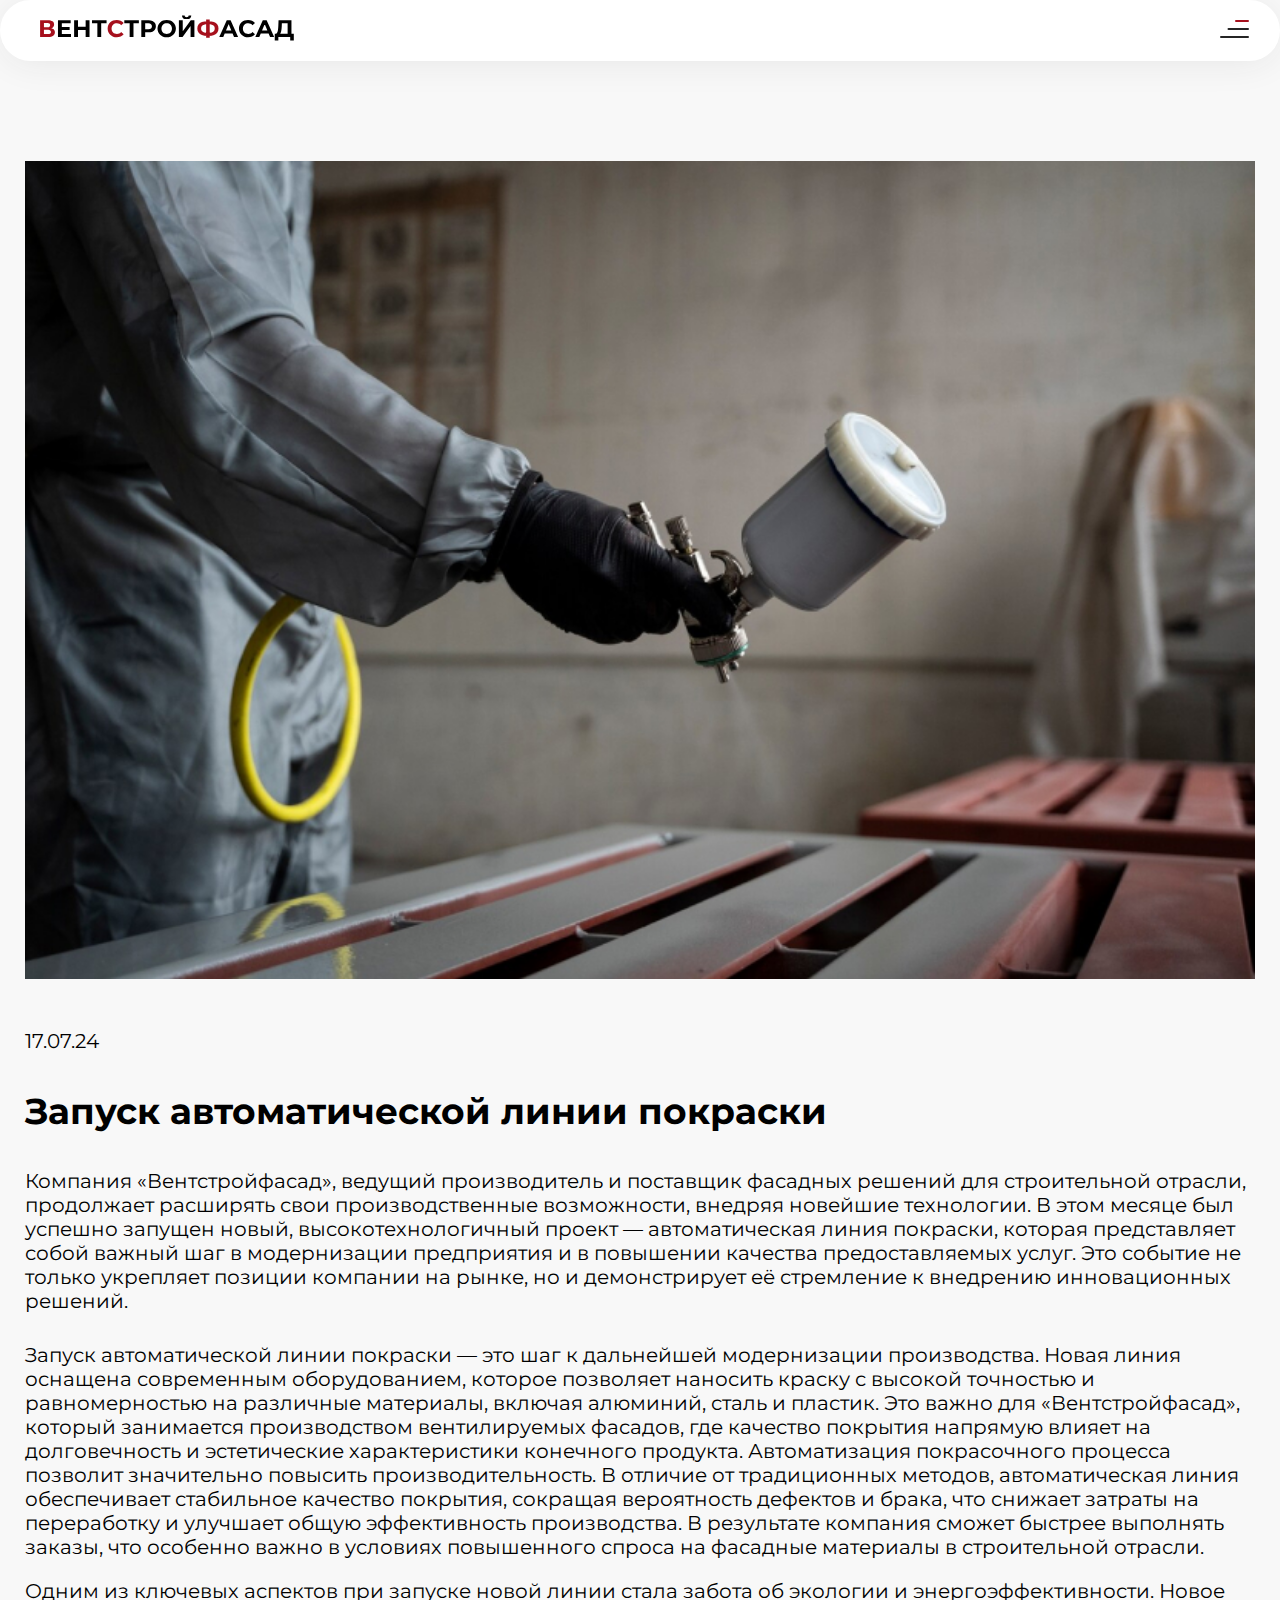
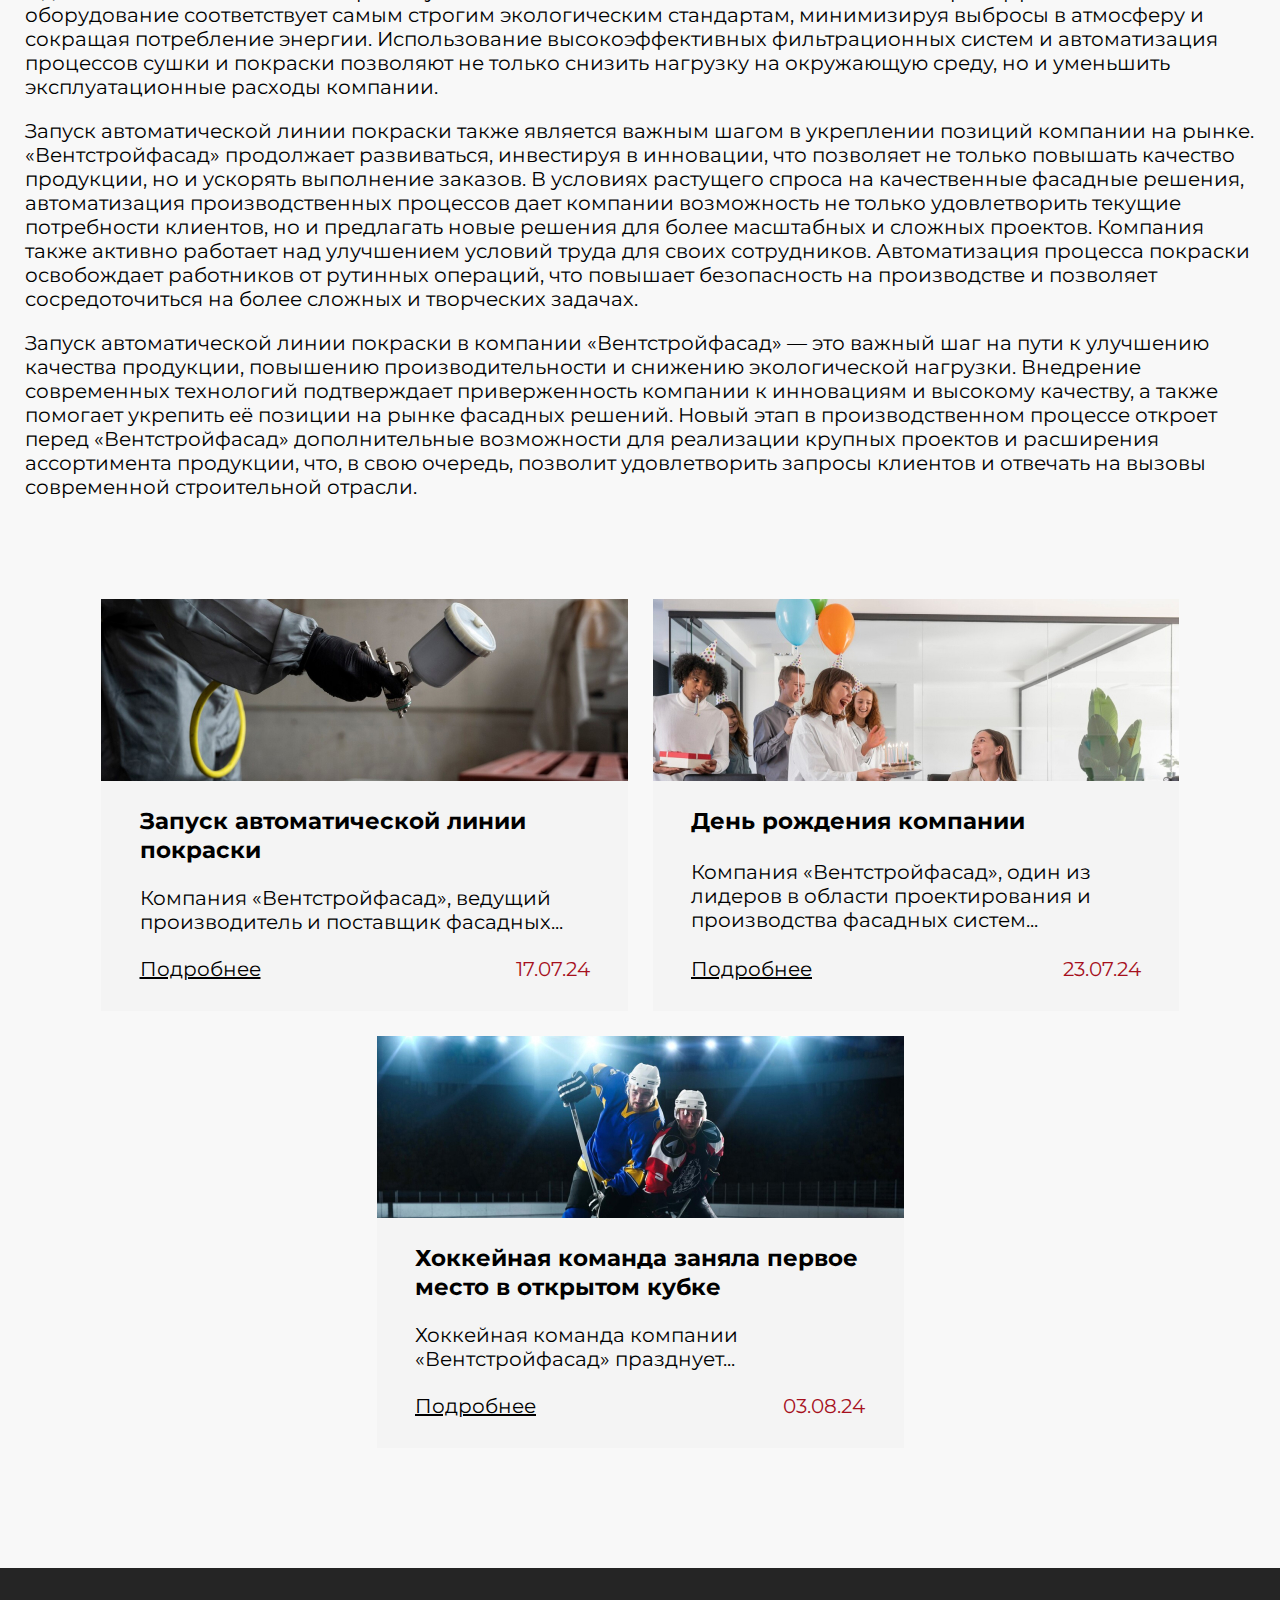
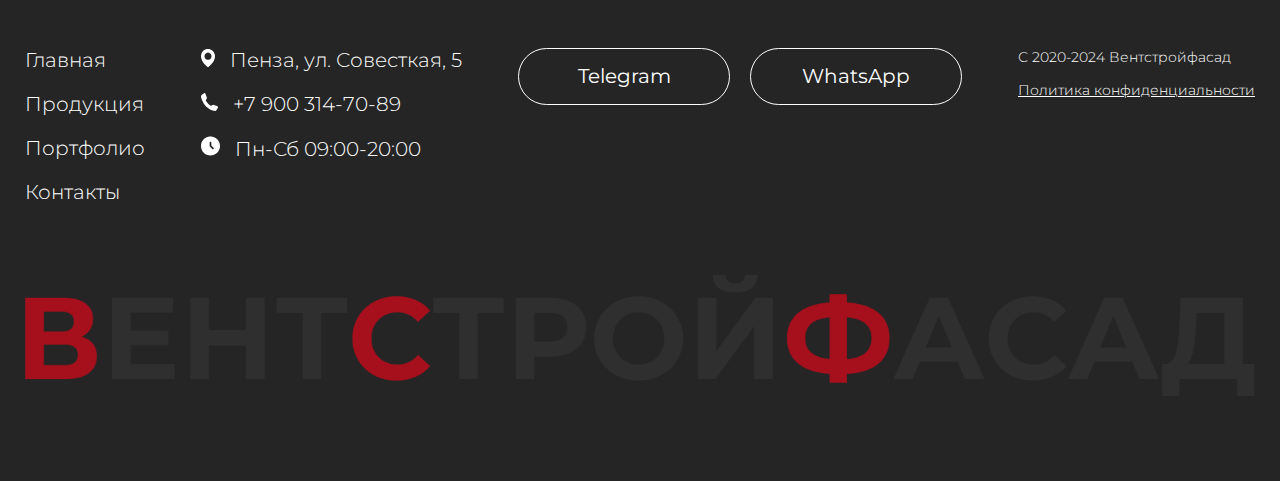
<file: new1.html>
<!DOCTYPE html>
<html lang="ru">
<head>
    <meta charset="UTF-8">
    <meta name="viewport" content="width=device-width, initial-scale=1.0">
    <title>Новости</title>
    <link rel="preconnect" href="https://fonts.googleapis.com">
    <link rel="preconnect" href="https://fonts.gstatic.com" crossorigin>
    <link href="https://fonts.googleapis.com/css2?family=Montserrat:ital,wght@0,100..900;1,100..900&display=swap" rel="stylesheet">
    <link rel="stylesheet" href="css/main.css">
    <link type="Image/x-icon" href="images/icons/favicon.svg" rel="icon">
    <script src="js/main.js"></script>
</head>

<body class="add-body">
    <header class="header add-header">
        <div class="container">
            <a href="index.html" class="logo-link"><img src="images/logo.svg" alt="Логотип"></a>

            <div class="menu">
                <nav class="nav-header">
                    <ul class="nav-list">
                        <li><a href="portfolio.html">Портфолио</a></li>
                        <li><a href="products.html">Продукция</a></li>
                        <li><a href="contacts.html">Контакты</a></li>
                    </ul>
                </nav>

                <ul class="social-list">
                    <li><a href="https://wa.me/9374381022"><img src="images/whatsapp.svg" alt="Ватсап"></a></li>
                    <li><a href="https://t.me/imdgssx"><img src="images/tg.svg" alt="Телеграм"></a></li>
                </ul>

                <a href="private.html" class="btn">Личный кабинет</a>
            </div>

            <button class="mobile-menu-btn" id="burger">
                <img src="images/icons/menu.svg" alt="Мобильное меню">
            </button>
        </div>
    </header>

    <main class="main">
        <section class="new-desc">
           <div class="container">
            <div class="new-desc-container">
                <img src="images/news/new-full1.jpg" alt="Обложка новости">

                <div class="new-desc-wrapper">
                <p class="new-desc-date">17.07.24</p>
                    <h3 class="new-desc-title">
                        Запуск автоматической линии покраски
                    </h3>
                    <p>
                        Компания «Вентстройфасад», ведущий производитель и поставщик фасадных решений для строительной отрасли, продолжает расширять свои производственные возможности, внедряя новейшие технологии. В этом месяце был успешно запущен новый, высокотехнологичный проект — автоматическая линия покраски, которая представляет собой важный шаг в модернизации предприятия и в повышении качества предоставляемых услуг. Это событие не только укрепляет позиции компании на рынке, но и демонстрирует её стремление к внедрению инновационных решений.
                    </p>
                </div>
            </div>

            <p class="new-desc-text">
                Запуск автоматической линии покраски — это шаг к дальнейшей модернизации производства. Новая линия оснащена современным оборудованием, которое позволяет наносить краску с высокой точностью и равномерностью на различные материалы, включая алюминий, сталь и пластик. Это важно для «Вентстройфасад», который занимается производством вентилируемых фасадов, где качество покрытия напрямую влияет на долговечность и эстетические характеристики конечного продукта. Автоматизация покрасочного процесса позволит значительно повысить производительность. В отличие от традиционных методов, автоматическая линия обеспечивает стабильное качество покрытия, сокращая вероятность дефектов и брака, что снижает затраты на переработку и улучшает общую эффективность производства. В результате компания сможет быстрее выполнять заказы, что особенно важно в условиях повышенного спроса на фасадные материалы в строительной отрасли.
            </p>
            <p>
                Одним из ключевых аспектов при запуске новой линии стала забота об экологии и энергоэффективности. Новое оборудование соответствует самым строгим экологическим стандартам, минимизируя выбросы в атмосферу и сокращая потребление энергии. Использование высокоэффективных фильтрационных систем и автоматизация процессов сушки и покраски позволяют не только снизить нагрузку на окружающую среду, но и уменьшить эксплуатационные расходы компании.
            </p>
            <p>
                Запуск автоматической линии покраски также является важным шагом в укреплении позиций компании на рынке. «Вентстройфасад» продолжает развиваться, инвестируя в инновации, что позволяет не только повышать качество продукции, но и ускорять выполнение заказов. В условиях растущего спроса на качественные фасадные решения, автоматизация производственных процессов дает компании возможность не только удовлетворить текущие потребности клиентов, но и предлагать новые решения для более масштабных и сложных проектов. Компания также активно работает над улучшением условий труда для своих сотрудников. Автоматизация процесса покраски освобождает работников от рутинных операций, что повышает безопасность на производстве и позволяет сосредоточиться на более сложных и творческих задачах.
            </p>
            <p>
                Запуск автоматической линии покраски в компании «Вентстройфасад» — это важный шаг на пути к улучшению качества продукции, повышению производительности и снижению экологической нагрузки. Внедрение современных технологий подтверждает приверженность компании к инновациям и высокому качеству, а также помогает укрепить её позиции на рынке фасадных решений. Новый этап в производственном процессе откроет перед «Вентстройфасад» дополнительные возможности для реализации крупных проектов и расширения ассортимента продукции, что, в свою очередь, позволит удовлетворить запросы клиентов и отвечать на вызовы современной строительной отрасли.
            </p>
           </div>
        </section>
        
        <section class="news">
            <div class="container">
                <div class="news-cards">
                    <div class="news-card-item">

                        <img src="images/new1.jpg" class="news-card-image" alt="Новость" width="500px">
                        <div class="news-card-item-container">
                            <h3 class="news-card-item-title">
                                Запуск автоматической линии покраски
                            </h3>
                            <p class="news-card-item-text">
                                Компания «Вентстройфасад», ведущий производитель и поставщик фасадных...
                            </p>
                            <div class="news-card-item-wrapper"> 
                                <a href="new1.html" class="news-card-item-link">Подробнее</a>
                                <p class="news-card-item-date">17.07.24</p>
                            </div>
                        </div>
                    </div>

                    <div class="news-card-item">
                        <img src="images/new2.jpg" class="news-card-image" alt="Новость" width="500px">
                        <div class="news-card-item-container">
                            <h3 class="news-card-item-title">
                                День рождения компании
                            </h3>
                            <p class="news-card-item-text">
                                Компания «Вентстройфасад», один из лидеров в области проектирования и производства фасадных систем...
                            </p>
                            <div class="news-card-item-wrapper"> 
                                <a href="new2.html" class="news-card-item-link">Подробнее</a>
                                <p class="news-card-item-date">23.07.24</p>
                            </div>
                        </div>
                    </div>

                    <div class="news-card-item">
                        <img src="images/new3.jpg" class="news-card-image" alt="Новость" width="500px">
                        <div class="news-card-item-container">
                            <h3 class="news-card-item-title">
                                Хоккейная команда заняла первое место в открытом кубке
                            </h3>
                            <p class="news-card-item-text">
                                Хоккейная команда компании «Вентстройфасад» празднует...
                            </p>
                            <div class="news-card-item-wrapper"> 
                                <a href="new3.html" class="news-card-item-link">Подробнее</a>
                                <p class="news-card-item-date">03.08.24</p>
                            </div>
                        </div>
                    </div>
                </div>
            </div>
        </section>
    </main>
       
    <footer class="footer">
        <div class="container">

            <div class="footer-wrapper">
                <ul class="footer-list">
                    <li><a href="index.html">Главная</a></li>
                    <li><a href="products.html">Продукция</a></li>
                    <li><a href="portfolio.html">Портфолио</a></li>
                    <li><a href="contacts.html">Контакты</a></li>
               </ul>
    
               <div class="footer-info">
                    <p class="footer-info-address">Пенза, ул. Совесткая, 5</p>
                    <p class="footer-info-phone">+7 900 314-70-89</p>
                    <p class="footer-info-clock">Пн-Сб 09:00-20:00</p>
               </div>
    
               <div class="footer-buttons">
                    <a href="https://t.me/imdgssx" class="btn">Telegram</a>
                    <a href="https://wa.me/9374381022" class="btn">WhatsApp</a>
               </div>

               <div class="footer-links">
                    <p>С 2020-2024 Вентстройфасад</p>
                    <a href="policy.html" class="footer-links-item">Политика конфиденциальности</a>
               </div>
            </div>   
            <img src="images/logo.png" class="footer-logo" alt="Логотип">
        </div> 
    </footer>
</body>
</html>
</file>
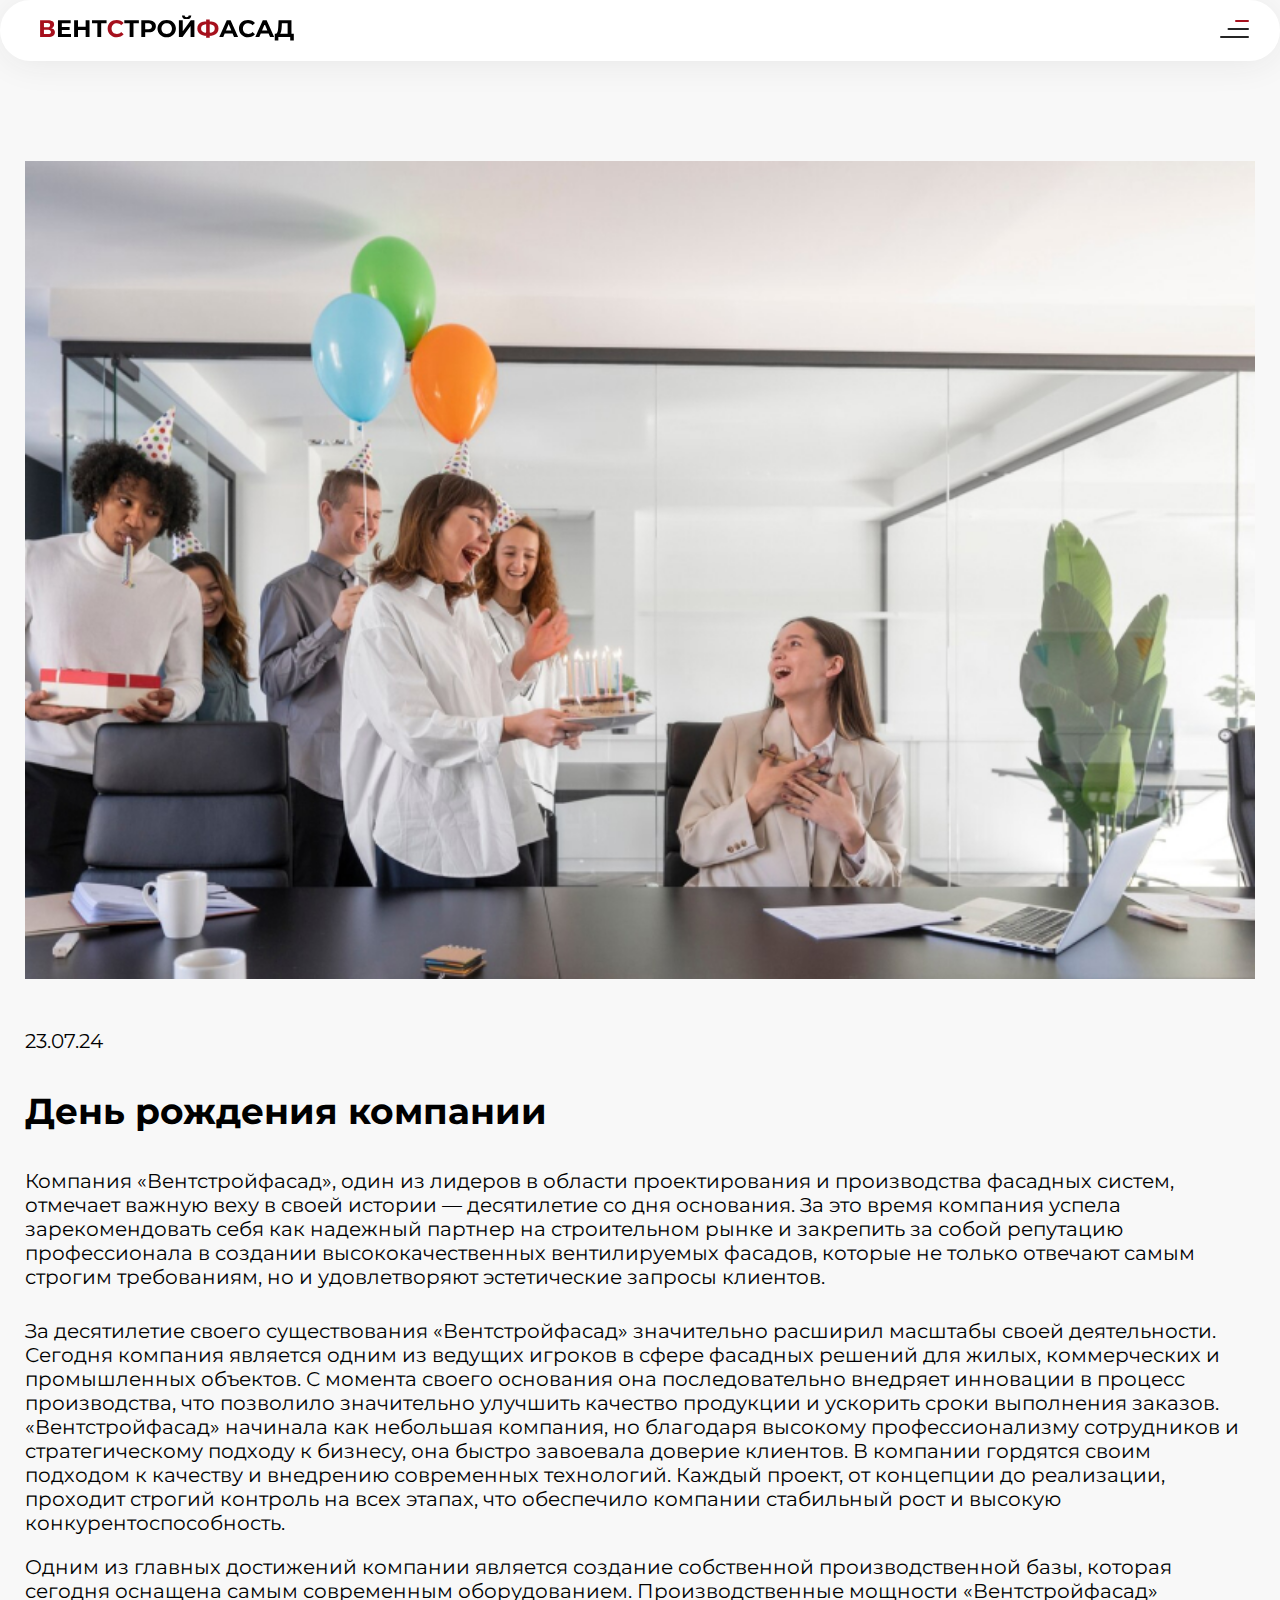
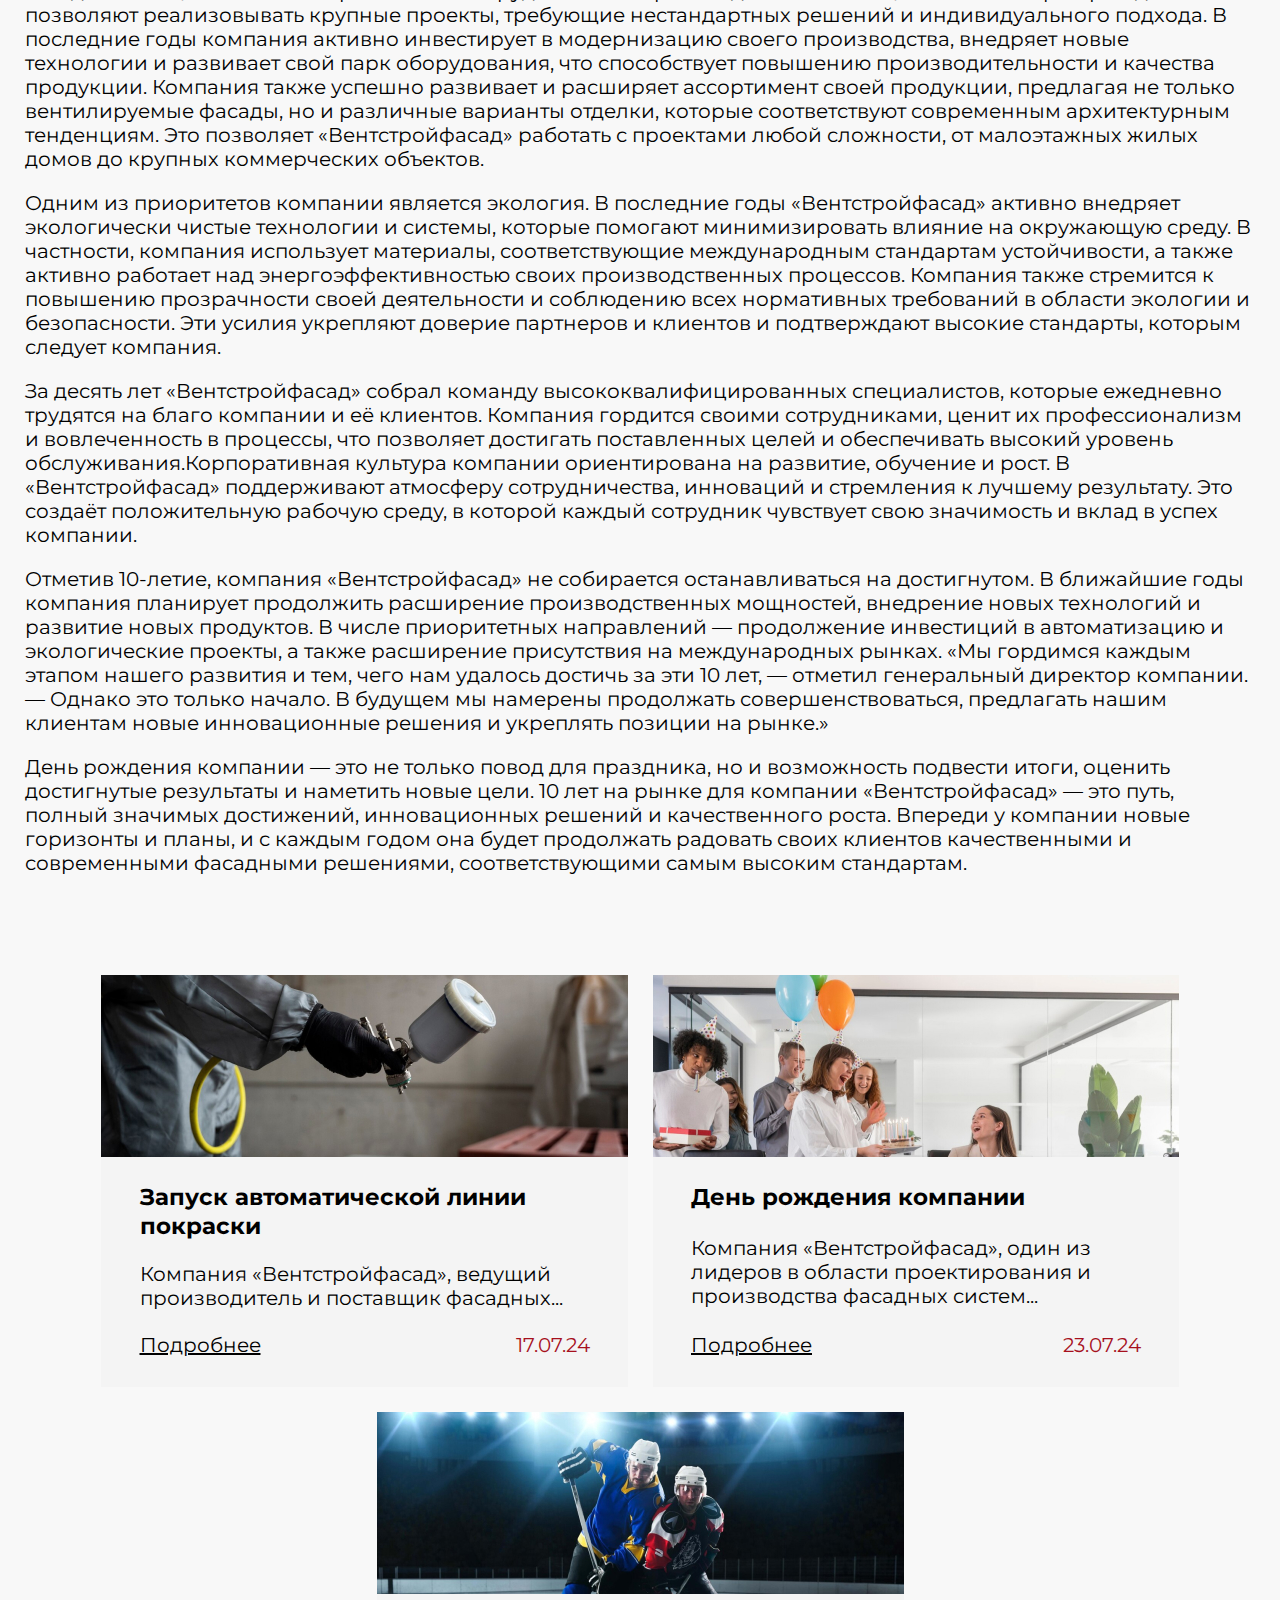
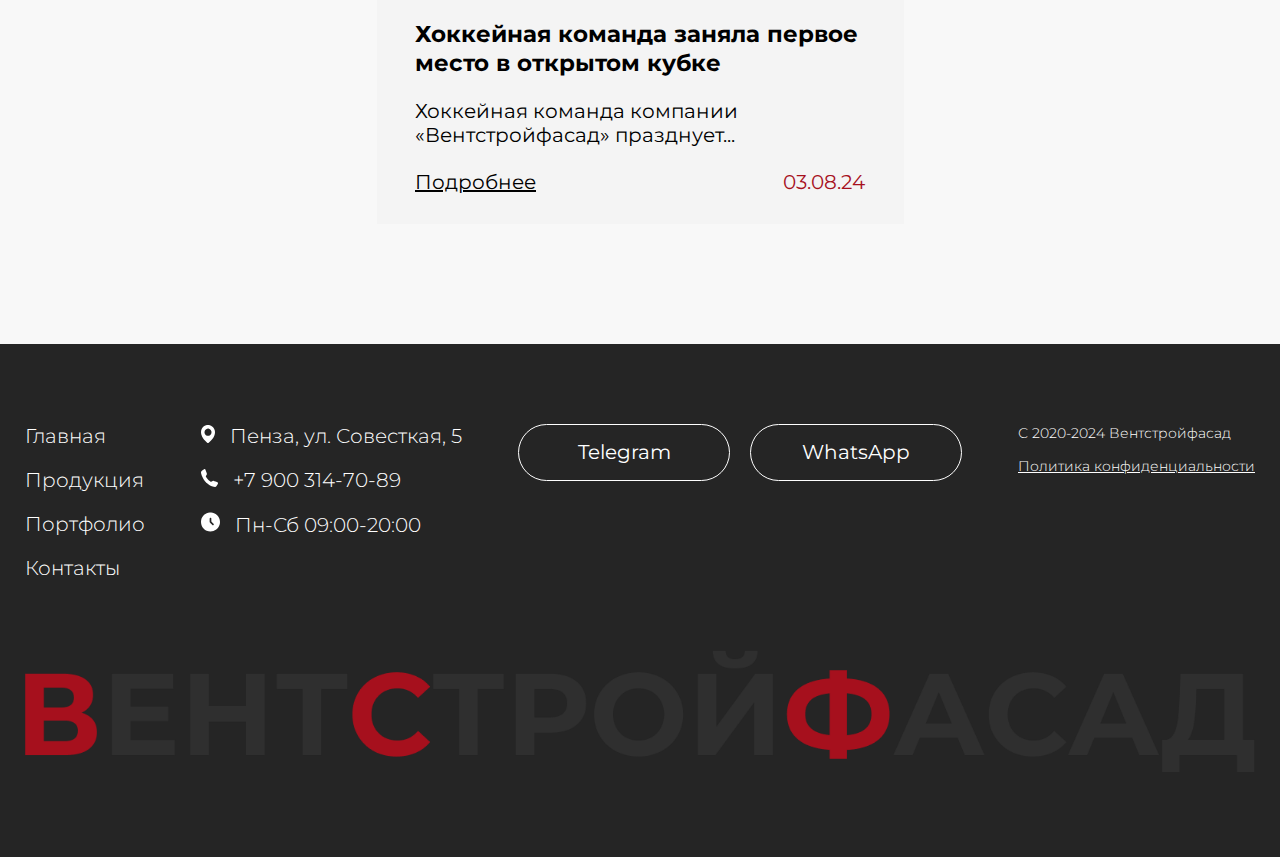
<file: new2.html>
<!DOCTYPE html>
<html lang="ru">
<head>
    <meta charset="UTF-8">
    <meta name="viewport" content="width=device-width, initial-scale=1.0">
    <title>Новости</title>
    <link rel="preconnect" href="https://fonts.googleapis.com">
    <link rel="preconnect" href="https://fonts.gstatic.com" crossorigin>
    <link href="https://fonts.googleapis.com/css2?family=Montserrat:ital,wght@0,100..900;1,100..900&display=swap" rel="stylesheet">
    <link rel="stylesheet" href="css/main.css">
    <link type="Image/x-icon" href="images/icons/favicon.svg" rel="icon">
    <script src="js/main.js"></script>
</head>

<body class="add-body">
    <header class="header add-header">
        <div class="container">
            <a href="index.html" class="logo-link"><img src="images/logo.svg" alt="Логотип"></a>

            <div class="menu">
                <nav class="nav-header">
                    <ul class="nav-list">
                        <li><a href="portfolio.html">Портфолио</a></li>
                        <li><a href="products.html">Продукция</a></li>
                        <li><a href="contacts.html">Контакты</a></li>
                    </ul>
                </nav>

                <ul class="social-list">
                    <li><a href="https://wa.me/9374381022"><img src="images/whatsapp.svg" alt="Ватсап"></a></li>
                    <li><a href="https://t.me/imdgssx"><img src="images/tg.svg" alt="Телеграм"></a></li>
                </ul>

                <a href="private.html" class="btn">Личный кабинет</a>
            </div>

            <button class="mobile-menu-btn" id="burger">
                <img src="images/icons/menu.svg" alt="Мобильное меню">
            </button>
        </div>
    </header>

    <main class="main">
        <section class="new-desc">
           <div class="container">
            <div class="new-desc-container">
                <img src="images/news/new-full2.jpg" alt="Обложка новости">

                <div class="new-desc-wrapper">
                <p class="new-desc-date">23.07.24</p>
                    <h3 class="new-desc-title">
                        День рождения компании
                    </h3>
                    <p>
                        Компания «Вентстройфасад», один из лидеров в области проектирования и производства фасадных систем, отмечает важную веху в своей истории — десятилетие со дня основания. За это время компания успела зарекомендовать себя как надежный партнер на строительном рынке и закрепить за собой репутацию профессионала в создании высококачественных вентилируемых фасадов, которые не только отвечают самым строгим требованиям, но и удовлетворяют эстетические запросы клиентов.
                    </p>
                </div>
            </div>

            <p class="new-desc-text">
                За десятилетие своего существования «Вентстройфасад» значительно расширил масштабы своей деятельности. Сегодня компания является одним из ведущих игроков в сфере фасадных решений для жилых, коммерческих и промышленных объектов. С момента своего основания она последовательно внедряет инновации в процесс производства, что позволило значительно улучшить качество продукции и ускорить сроки выполнения заказов.
                «Вентстройфасад» начинала как небольшая компания, но благодаря высокому профессионализму сотрудников и стратегическому подходу к бизнесу, она быстро завоевала доверие клиентов. В компании гордятся своим подходом к качеству и внедрению современных технологий. Каждый проект, от концепции до реализации, проходит строгий контроль на всех этапах, что обеспечило компании стабильный рост и высокую конкурентоспособность.
            </p>
            <p>
                Одним из главных достижений компании является создание собственной производственной базы, которая сегодня оснащена самым современным оборудованием. Производственные мощности «Вентстройфасад» позволяют реализовывать крупные проекты, требующие нестандартных решений и индивидуального подхода. В последние годы компания активно инвестирует в модернизацию своего производства, внедряет новые технологии и развивает свой парк оборудования, что способствует повышению производительности и качества продукции.

                Компания также успешно развивает и расширяет ассортимент своей продукции, предлагая не только вентилируемые фасады, но и различные варианты отделки, которые соответствуют современным архитектурным тенденциям. Это позволяет «Вентстройфасад» работать с проектами любой сложности, от малоэтажных жилых домов до крупных коммерческих объектов.
            </p>
            <p>
                Одним из приоритетов компании является экология. В последние годы «Вентстройфасад» активно внедряет экологически чистые технологии и системы, которые помогают минимизировать влияние на окружающую среду. В частности, компания использует материалы, соответствующие международным стандартам устойчивости, а также активно работает над энергоэффективностью своих производственных процессов.
                Компания также стремится к повышению прозрачности своей деятельности и соблюдению всех нормативных требований в области экологии и безопасности. Эти усилия укрепляют доверие партнеров и клиентов и подтверждают высокие стандарты, которым следует компания.
            </p>
            <p>
                За десять лет «Вентстройфасад» собрал команду высококвалифицированных специалистов, которые ежедневно трудятся на благо компании и её клиентов. Компания гордится своими сотрудниками, ценит их профессионализм и вовлеченность в процессы, что позволяет достигать поставленных целей и обеспечивать высокий уровень обслуживания.Корпоративная культура компании ориентирована на развитие, обучение и рост. В «Вентстройфасад» поддерживают атмосферу сотрудничества, инноваций и стремления к лучшему результату. Это создаёт положительную рабочую среду, в которой каждый сотрудник чувствует свою значимость и вклад в успех компании.
            </p>
            <p>
                Отметив 10-летие, компания «Вентстройфасад» не собирается останавливаться на достигнутом. В ближайшие годы компания планирует продолжить расширение производственных мощностей, внедрение новых технологий и развитие новых продуктов. В числе приоритетных направлений — продолжение инвестиций в автоматизацию и экологические проекты, а также расширение присутствия на международных рынках. «Мы гордимся каждым этапом нашего развития и тем, чего нам удалось достичь за эти 10 лет, — отметил генеральный директор компании. — Однако это только начало. В будущем мы намерены продолжать совершенствоваться, предлагать нашим клиентам новые инновационные решения и укреплять позиции на рынке.»
            </p>
            <p>
                День рождения компании — это не только повод для праздника, но и возможность подвести итоги, оценить достигнутые результаты и наметить новые цели. 10 лет на рынке для компании «Вентстройфасад» — это путь, полный значимых достижений, инновационных решений и качественного роста. Впереди у компании новые горизонты и планы, и с каждым годом она будет продолжать радовать своих клиентов качественными и современными фасадными решениями, соответствующими самым высоким стандартам.
            </p>
           </div>
        </section>
        
        <section class="news">
            <div class="container">
                <div class="news-cards">
                    <div class="news-card-item">

                        <img src="images/new1.jpg" class="news-card-image" alt="Новость" width="500px">
                        <div class="news-card-item-container">
                            <h3 class="news-card-item-title">
                                Запуск автоматической линии покраски
                            </h3>
                            <p class="news-card-item-text">
                                Компания «Вентстройфасад», ведущий производитель и поставщик фасадных...
                            </p>
                            <div class="news-card-item-wrapper"> 
                                <a href="new1.html" class="news-card-item-link">Подробнее</a>
                                <p class="news-card-item-date">17.07.24</p>
                            </div>
                        </div>
                    </div>

                    <div class="news-card-item">
                        <img src="images/new2.jpg" class="news-card-image" alt="Новость" width="500px">
                        <div class="news-card-item-container">
                            <h3 class="news-card-item-title">
                                День рождения компании
                            </h3>
                            <p class="news-card-item-text">
                                Компания «Вентстройфасад», один из лидеров в области проектирования и производства фасадных систем...
                            </p>
                            <div class="news-card-item-wrapper"> 
                                <a href="new2.html" class="news-card-item-link">Подробнее</a>
                                <p class="news-card-item-date">23.07.24</p>
                            </div>
                        </div>
                    </div>

                    <div class="news-card-item">
                        <img src="images/new3.jpg" class="news-card-image" alt="Новость" width="500px">
                        <div class="news-card-item-container">
                            <h3 class="news-card-item-title">
                                Хоккейная команда заняла первое место в открытом кубке
                            </h3>
                            <p class="news-card-item-text">
                                Хоккейная команда компании «Вентстройфасад» празднует...
                            </p>
                            <div class="news-card-item-wrapper"> 
                                <a href="new3.html" class="news-card-item-link">Подробнее</a>
                                <p class="news-card-item-date">03.08.24</p>
                            </div>
                        </div>
                    </div>
                </div>
            </div>
        </section>
    </main>
       
    <footer class="footer">
        <div class="container">

            <div class="footer-wrapper">
                <ul class="footer-list">
                    <li><a href="index.html">Главная</a></li>
                    <li><a href="products.html">Продукция</a></li>
                    <li><a href="portfolio.html">Портфолио</a></li>
                    <li><a href="contacts.html">Контакты</a></li>
               </ul>
    
               <div class="footer-info">
                    <p class="footer-info-address">Пенза, ул. Совесткая, 5</p>
                    <p class="footer-info-phone">+7 900 314-70-89</p>
                    <p class="footer-info-clock">Пн-Сб 09:00-20:00</p>
               </div>
    
               <div class="footer-buttons">
                    <a href="https://t.me/imdgssx" class="btn">Telegram</a>
                    <a href="https://wa.me/9374381022" class="btn">WhatsApp</a>
               </div>

               <div class="footer-links">
                    <p>С 2020-2024 Вентстройфасад</p>
                    <a href="policy.html" class="footer-links-item">Политика конфиденциальности</a>
               </div>
            </div>   
            <img src="images/logo.png" class="footer-logo" alt="Логотип">
        </div> 
    </footer>
</body>
</html>
</file>
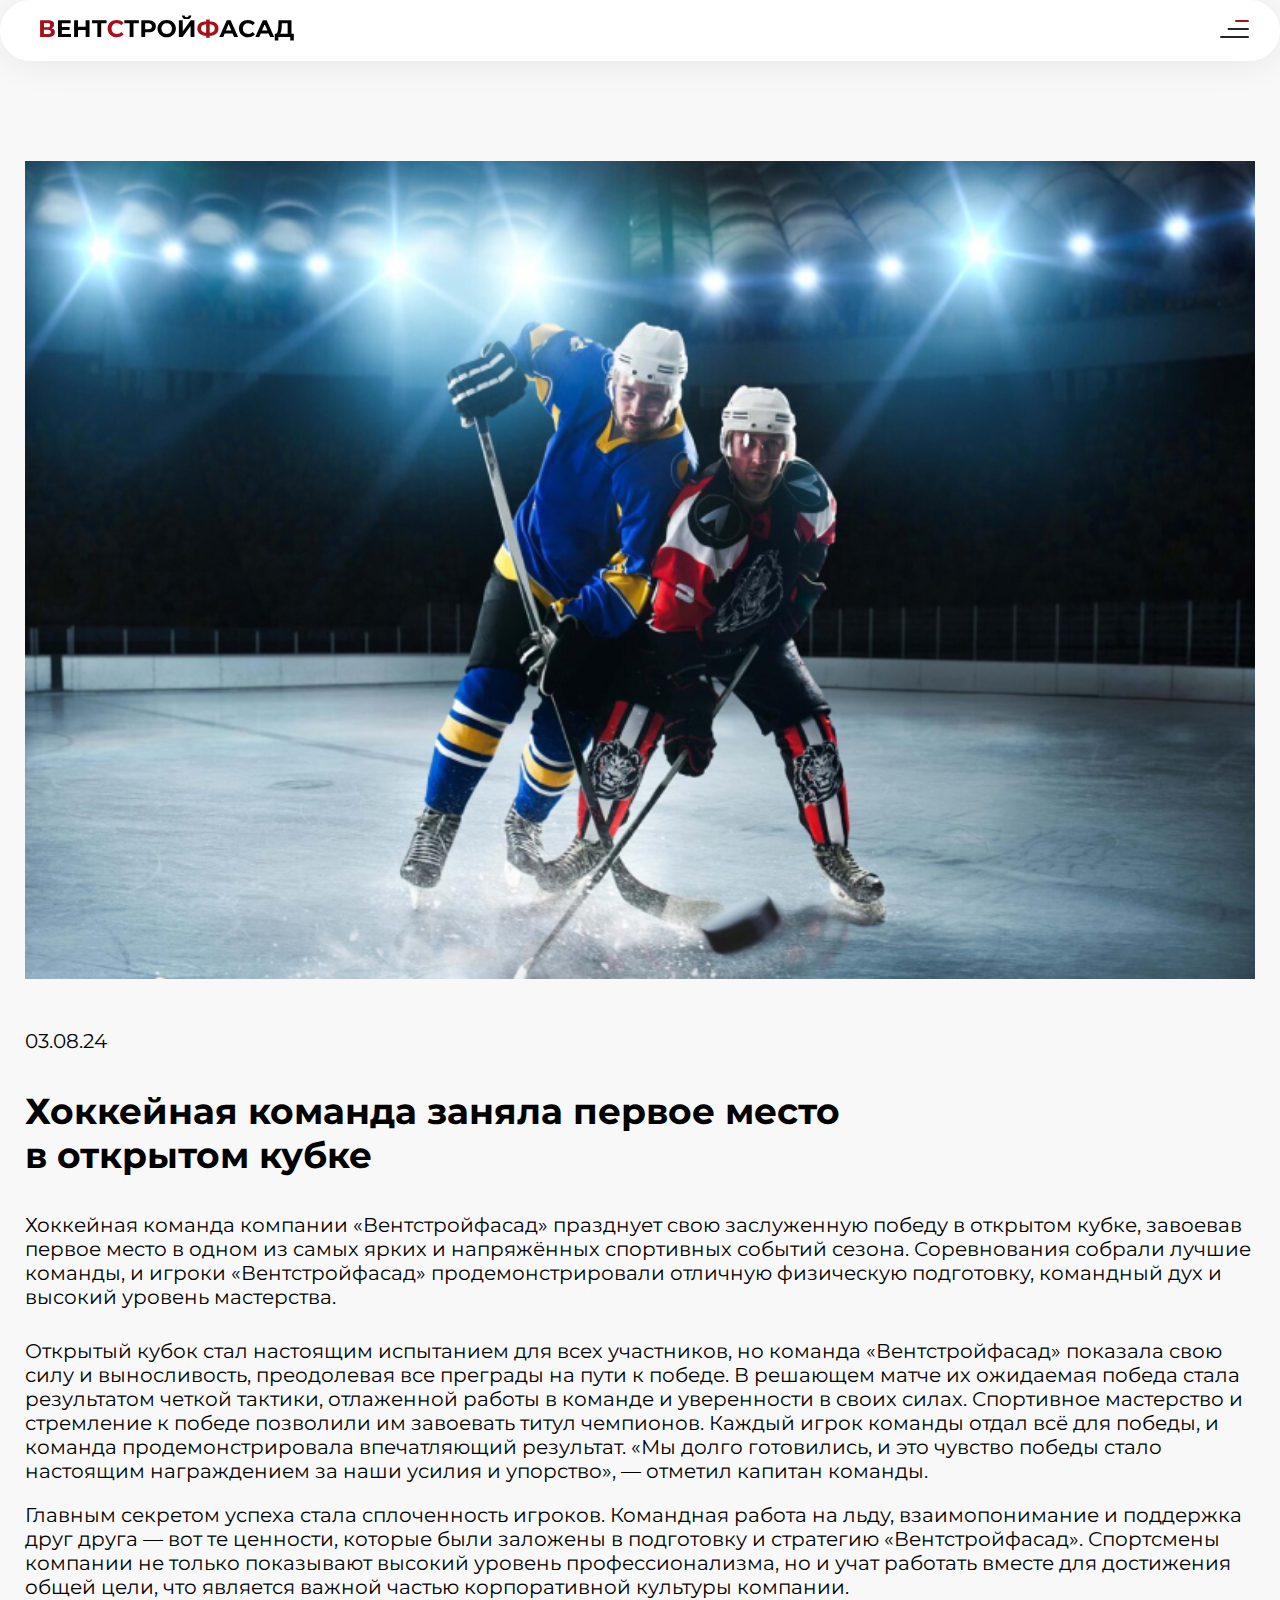
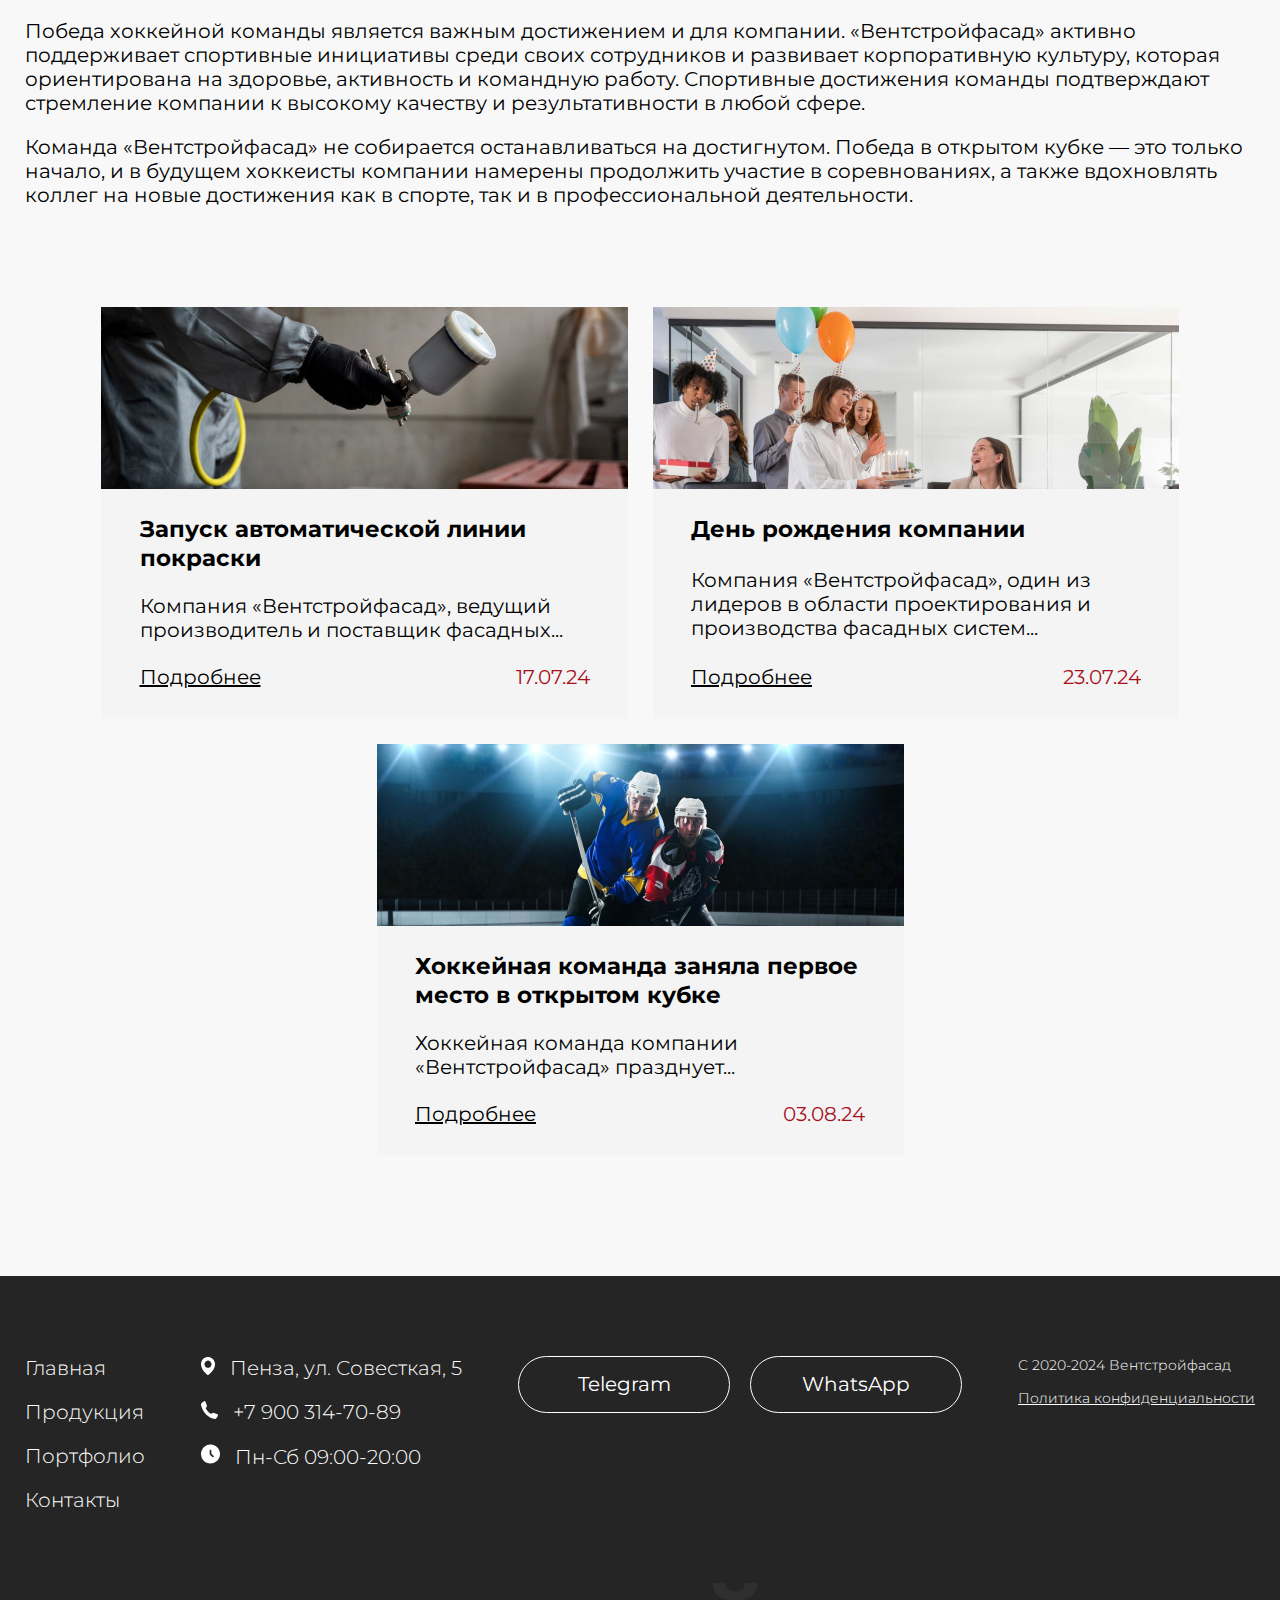
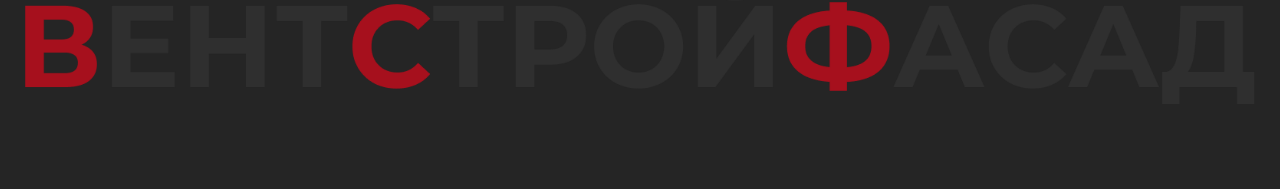
<file: new3.html>
<!DOCTYPE html>
<html lang="ru">
<head>
    <meta charset="UTF-8">
    <meta name="viewport" content="width=device-width, initial-scale=1.0">
    <title>Новости</title>
    <link rel="preconnect" href="https://fonts.googleapis.com">
    <link rel="preconnect" href="https://fonts.gstatic.com" crossorigin>
    <link href="https://fonts.googleapis.com/css2?family=Montserrat:ital,wght@0,100..900;1,100..900&display=swap" rel="stylesheet">
    <link rel="stylesheet" href="css/main.css">
    <link type="Image/x-icon" href="images/icons/favicon.svg" rel="icon">
    <script src="js/main.js"></script>
</head>

<body class="add-body">
    <header class="header add-header">
        <div class="container">
            <a href="index.html" class="logo-link"><img src="images/logo.svg" alt="Логотип"></a>

            <div class="menu">
                <nav class="nav-header">
                    <ul class="nav-list">
                        <li><a href="portfolio.html">Портфолио</a></li>
                        <li><a href="products.html">Продукция</a></li>
                        <li><a href="contacts.html">Контакты</a></li>
                    </ul>
                </nav>

                <ul class="social-list">
                    <li><a href="https://wa.me/9374381022"><img src="images/whatsapp.svg" alt="Ватсап"></a></li>
                    <li><a href="https://t.me/imdgssx"><img src="images/tg.svg" alt="Телеграм"></a></li>
                </ul>

                <a href="private.html" class="btn">Личный кабинет</a>
            </div>

            <button class="mobile-menu-btn" id="burger">
                <img src="images/icons/menu.svg" alt="Мобильное меню">
            </button>
        </div>
    </header>

    <main class="main">
        <section class="new-desc">
           <div class="container">
            <div class="new-desc-container">
                <img src="images/news/new-full3.jpg" alt="Обложка новости">

                <div class="new-desc-wrapper">
                <p class="new-desc-date">03.08.24</p>
                    <h3 class="new-desc-title">
                        Хоккейная команда заняла первое место<br> в открытом кубке
                    </h3>
                    <p>
                        Хоккейная команда компании «Вентстройфасад» празднует свою заслуженную победу в открытом кубке, завоевав первое место в одном из самых ярких и напряжённых спортивных событий сезона. Соревнования собрали лучшие команды, и игроки «Вентстройфасад» продемонстрировали отличную физическую подготовку, командный дух и высокий уровень мастерства.
                    </p>
                </div>
            </div>

            <p class="new-desc-text">
                Открытый кубок стал настоящим испытанием для всех участников, но команда «Вентстройфасад» показала свою силу и выносливость, преодолевая все преграды на пути к победе. В решающем матче их ожидаемая победа стала результатом четкой тактики, отлаженной работы в команде и уверенности в своих силах. Спортивное мастерство и стремление к победе позволили им завоевать титул чемпионов. Каждый игрок команды отдал всё для победы, и команда продемонстрировала впечатляющий результат. «Мы долго готовились, и это чувство победы стало настоящим награждением за наши усилия и упорство», — отметил капитан команды.
            </p>
            <p>
                Главным секретом успеха стала сплоченность игроков. Командная работа на льду, взаимопонимание и поддержка друг друга — вот те ценности, которые были заложены в подготовку и стратегию «Вентстройфасад». Спортсмены компании не только показывают высокий уровень профессионализма, но и учат работать вместе для достижения общей цели, что является важной частью корпоративной культуры компании.
            </p>
            <p>
                Победа хоккейной команды является важным достижением и для компании. «Вентстройфасад» активно поддерживает спортивные инициативы среди своих сотрудников и развивает корпоративную культуру, которая ориентирована на здоровье, активность и командную работу. Спортивные достижения команды подтверждают стремление компании к высокому качеству и результативности в любой сфере.
            </p>
            <p>
                Команда «Вентстройфасад» не собирается останавливаться на достигнутом. Победа в открытом кубке — это только начало, и в будущем хоккеисты компании намерены продолжить участие в соревнованиях, а также вдохновлять коллег на новые достижения как в спорте, так и в профессиональной деятельности.
           </div>
        </section>
        
        <section class="news">
            <div class="container">
                <div class="news-cards">
                    <div class="news-card-item">

                        <img src="images/new1.jpg" class="news-card-image" alt="Новость" width="500px">
                        <div class="news-card-item-container">
                            <h3 class="news-card-item-title">
                                Запуск автоматической линии покраски
                            </h3>
                            <p class="news-card-item-text">
                                Компания «Вентстройфасад», ведущий производитель и поставщик фасадных...
                            </p>
                            <div class="news-card-item-wrapper"> 
                                <a href="new1.html" class="news-card-item-link">Подробнее</a>
                                <p class="news-card-item-date">17.07.24</p>
                            </div>
                        </div>
                    </div>

                    <div class="news-card-item">
                        <img src="images/new2.jpg" class="news-card-image" alt="Новость" width="500px">
                        <div class="news-card-item-container">
                            <h3 class="news-card-item-title">
                                День рождения компании
                            </h3>
                            <p class="news-card-item-text">
                                Компания «Вентстройфасад», один из лидеров в области проектирования и производства фасадных систем...
                            </p>
                            <div class="news-card-item-wrapper"> 
                                <a href="new2.html" class="news-card-item-link">Подробнее</a>
                                <p class="news-card-item-date">23.07.24</p>
                            </div>
                        </div>
                    </div>

                    <div class="news-card-item">
                        <img src="images/new3.jpg" class="news-card-image" alt="Новость" width="500px">
                        <div class="news-card-item-container">
                            <h3 class="news-card-item-title">
                                Хоккейная команда заняла первое место в открытом кубке
                            </h3>
                            <p class="news-card-item-text">
                                Хоккейная команда компании «Вентстройфасад» празднует...
                            </p>
                            <div class="news-card-item-wrapper"> 
                                <a href="new3.html" class="news-card-item-link">Подробнее</a>
                                <p class="news-card-item-date">03.08.24</p>
                            </div>
                        </div>
                    </div>
                </div>
            </div>
        </section>
    </main>
       
    <footer class="footer">
        <div class="container">

            <div class="footer-wrapper">
                <ul class="footer-list">
                    <li><a href="index.html">Главная</a></li>
                    <li><a href="products.html">Продукция</a></li>
                    <li><a href="portfolio.html">Портфолио</a></li>
                    <li><a href="contacts.html">Контакты</a></li>
               </ul>
    
               <div class="footer-info">
                    <p class="footer-info-address">Пенза, ул. Совесткая, 5</p>
                    <p class="footer-info-phone">+7 900 314-70-89</p>
                    <p class="footer-info-clock">Пн-Сб 09:00-20:00</p>
               </div>
    
               <div class="footer-buttons">
                    <a href="https://t.me/imdgssx" class="btn">Telegram</a>
                    <a href="https://wa.me/9374381022" class="btn">WhatsApp</a>
               </div>

               <div class="footer-links">
                    <p>С 2020-2024 Вентстройфасад</p>
                    <a href="policy.html" class="footer-links-item">Политика конфиденциальности</a>
               </div>
            </div>   
            <img src="images/logo.png" class="footer-logo" alt="Логотип">
        </div> 
    </footer>
</body>
</html>
</file>
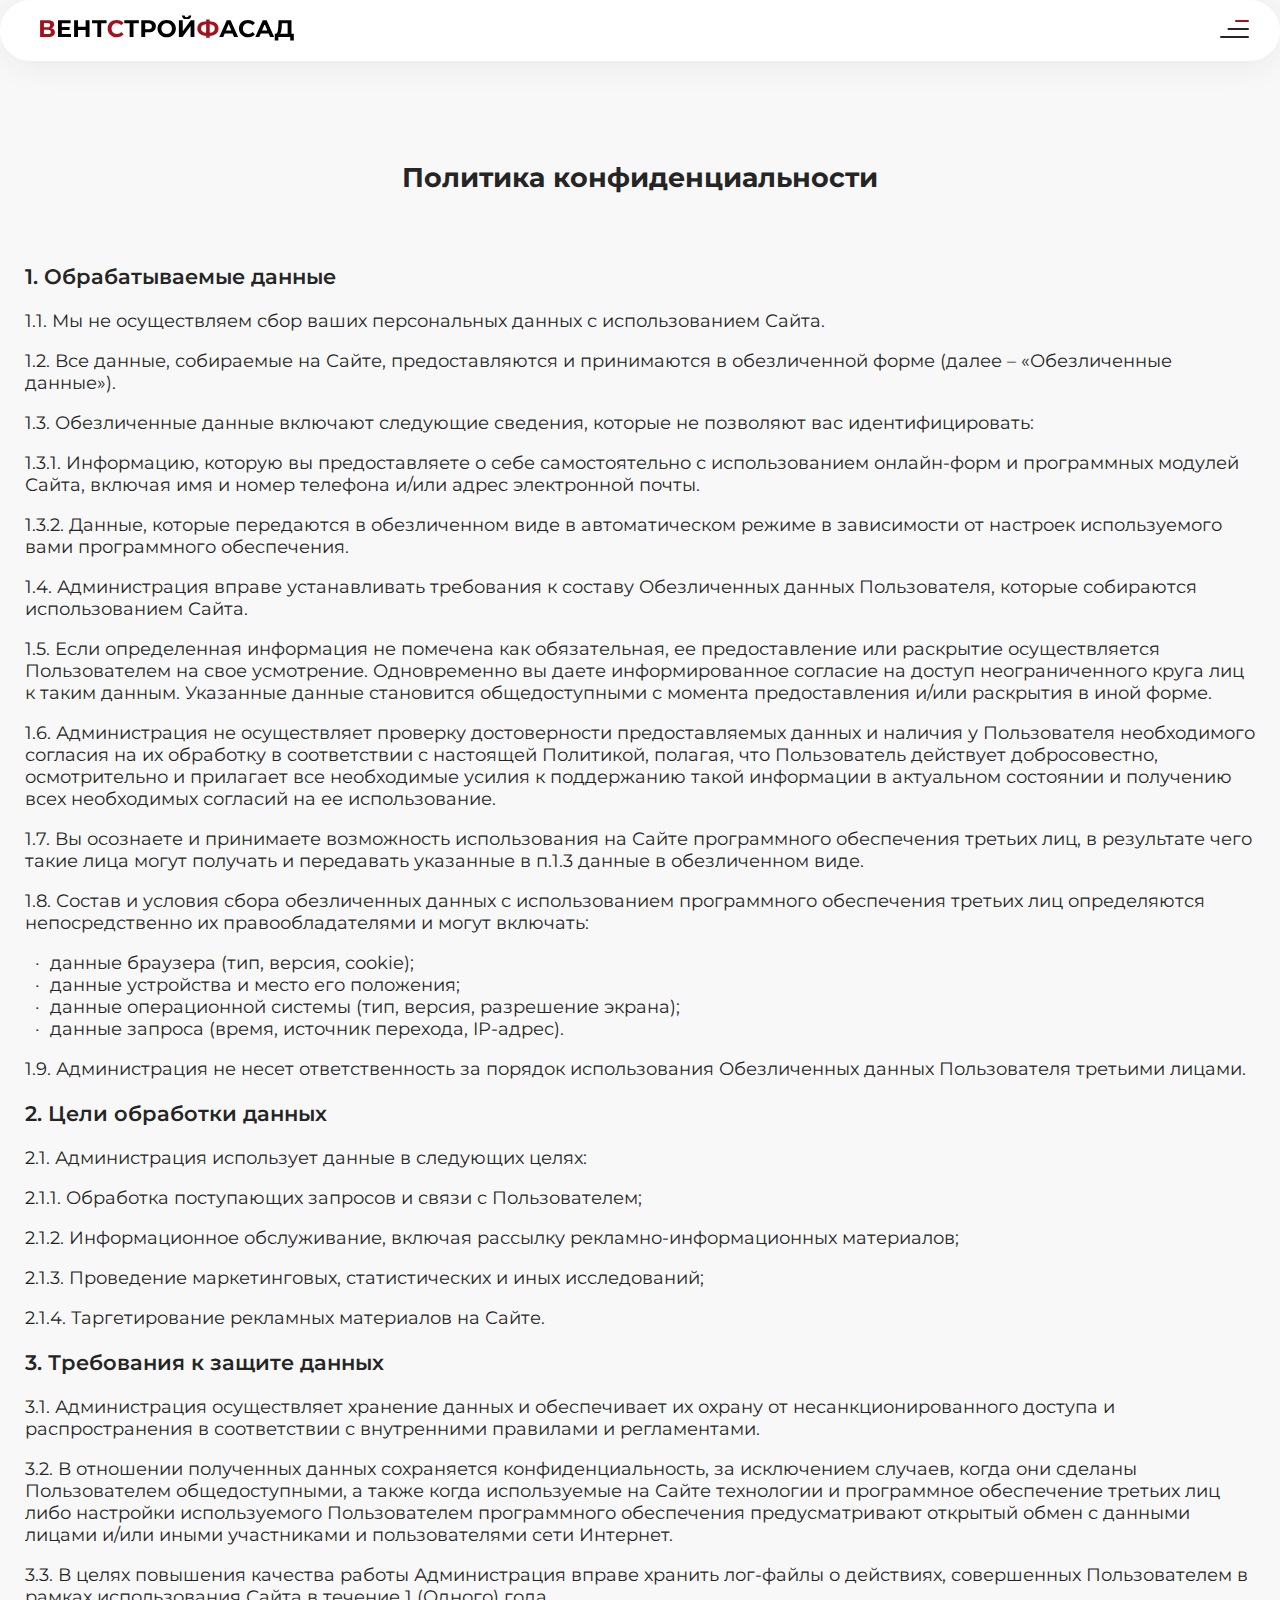
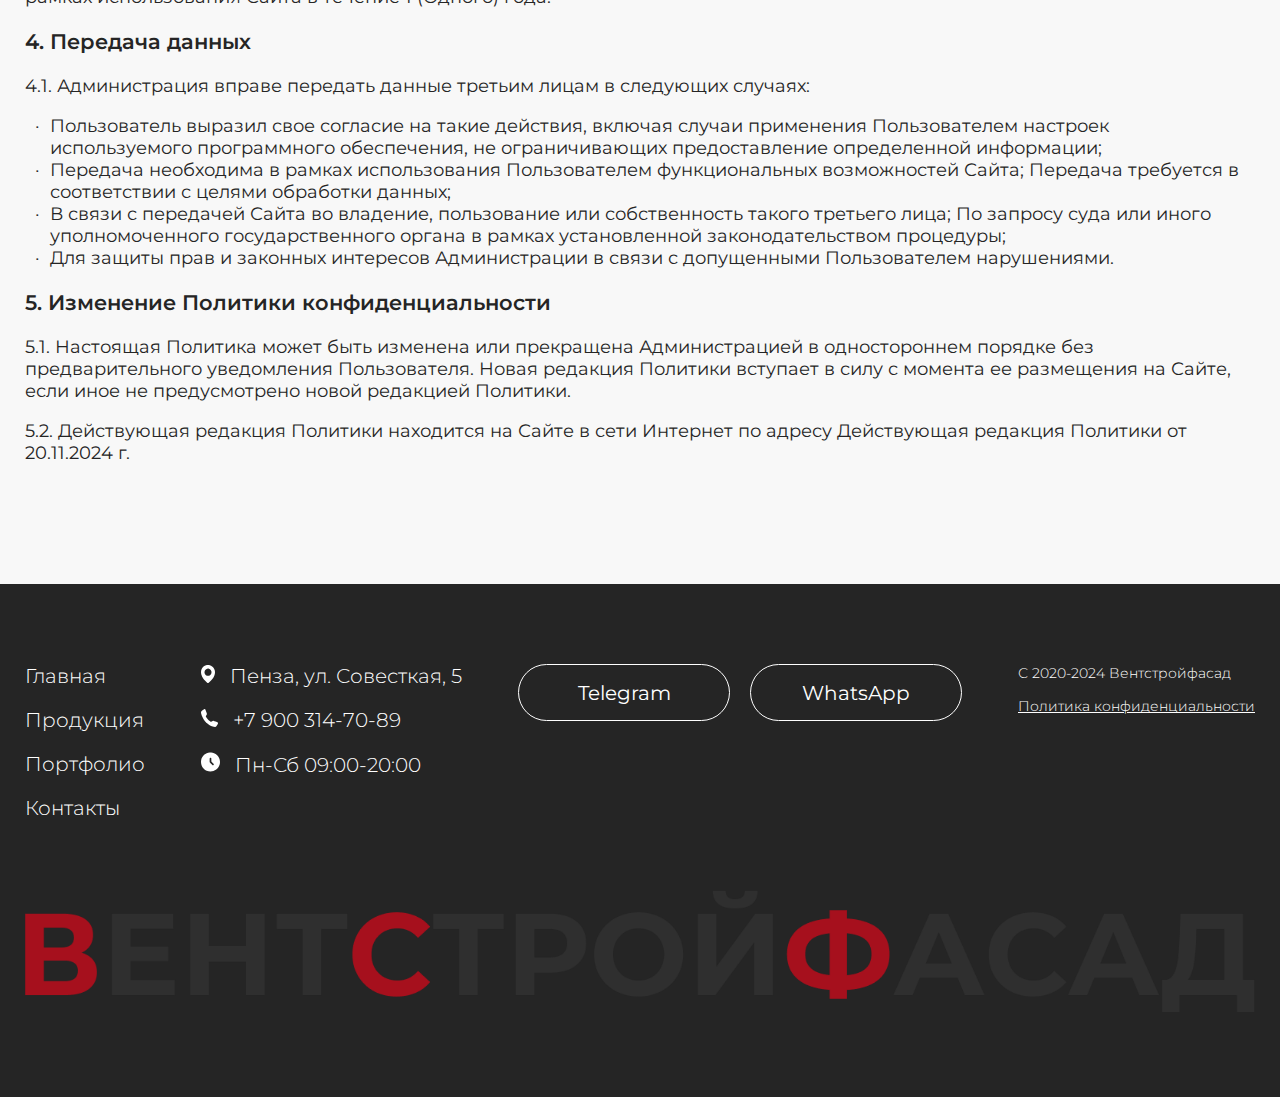
<file: policy.html>
<!DOCTYPE html>
<html lang="ru">
<head>
    <meta charset="UTF-8">
    <meta name="viewport" content="width=device-width, initial-scale=1.0">
    <title>Политика конфиденциальности</title>
    <link rel="preconnect" href="https://fonts.googleapis.com">
    <link rel="preconnect" href="https://fonts.gstatic.com" crossorigin>
    <link href="https://fonts.googleapis.com/css2?family=Montserrat:ital,wght@0,100..900;1,100..900&display=swap" rel="stylesheet">
    <link rel="stylesheet" href="css/main.css">
    <link type="Image/x-icon" href="images/icons/favicon.svg" rel="icon">
    <script src="js/main.js"></script>
</head>

<body class="add-body">
    <header class="header add-header">
        <div class="container">
            <a href="index.html" class="logo-link"><img src="images/logo.svg" alt="Логотип"></a>

            <div class="menu">
                <nav class="nav-header">
                    <ul class="nav-list">
                        <li><a href="portfolio.html">Портфолио</a></li>
                        <li><a href="products.html">Продукция</a></li>
                        <li><a href="contacts.html">Контакты</a></li>
                    </ul>
                </nav>

                <ul class="social-list">
                    <li><a href="https://wa.me/9374381022"><img src="images/whatsapp.svg" alt="Ватсап"></a></li>
                    <li><a href="https://t.me/imdgssx"><img src="images/tg.svg" alt="Телеграм"></a></li>
                </ul>

                <a href="private.html" class="btn">Личный кабинет</a>
            </div>

            <button class="mobile-menu-btn" id="burger">
                <img src="images/icons/menu.svg" alt="Мобильное меню">
            </button>
        </div>
    </header>

    <main class="main">
        <section class="policy">
           <div class="container">
                <h2 class="policy-title">Политика конфиденциальности</h2>

                <h3>1. Обрабатываемые данные</h3>

                <p>1.1. Мы не осуществляем сбор ваших персональных данных с использованием Сайта.</p>
                <p>1.2. Все данные, собираемые на Сайте, предоставляются и принимаются в обезличенной форме (далее – «Обезличенные данные»).</p>
                <p>1.3. Обезличенные данные включают следующие сведения, которые не позволяют вас идентифицировать:</p>
                <p>1.3.1. Информацию, которую вы предоставляете о себе самостоятельно с использованием онлайн-форм и программных модулей Сайта, включая имя и номер телефона и/или адрес электронной почты.</p>
                <p>1.3.2. Данные, которые передаются в обезличенном виде в автоматическом режиме в зависимости от настроек используемого вами программного обеспечения.</p>
                <p>1.4. Администрация вправе устанавливать требования к составу Обезличенных данных Пользователя, которые собираются использованием Сайта.</p>
                <p>1.5. Если определенная информация не помечена как обязательная, ее предоставление или раскрытие осуществляется Пользователем на свое усмотрение. Одновременно вы даете информированное согласие на доступ неограниченного круга лиц к таким данным. Указанные данные становится общедоступными с момента предоставления и/или раскрытия в иной форме.</p>
                <p>1.6. Администрация не осуществляет проверку достоверности предоставляемых данных и наличия у Пользователя необходимого согласия на их обработку в соответствии с настоящей Политикой, полагая, что Пользователь действует добросовестно, осмотрительно и прилагает все необходимые усилия к поддержанию такой информации в актуальном состоянии и получению всех необходимых согласий на ее использование.</p>
                <p>1.7. Вы осознаете и принимаете возможность использования на Сайте программного обеспечения третьих лиц, в результате чего такие лица могут получать и передавать указанные в п.1.3 данные в обезличенном виде.</p>
                <p>1.8. Состав и условия сбора обезличенных данных с использованием программного обеспечения третьих лиц определяются непосредственно их правообладателями и могут включать:</p>

                    <ul class="policy-list">
                        <li>данные браузера (тип, версия, cookie);</li>
                        <li>данные устройства и место его положения;</li>
                        <li>данные операционной системы (тип, версия, разрешение экрана);</li>
                        <li>данные запроса (время, источник перехода, IP-адрес).</li>
                    </ul>

                <p>1.9. Администрация не несет ответственность за порядок использования Обезличенных данных Пользователя третьими лицами.</p>

                <h3>2. Цели обработки данных</h3>

                <p>2.1. Администрация использует данные в следующих целях:</p>
                <p>2.1.1. Обработка поступающих запросов и связи с Пользователем;</p>
                <p>2.1.2. Информационное обслуживание, включая рассылку рекламно-информационных материалов;</p>
                <p>2.1.3. Проведение маркетинговых, статистических и иных исследований;</p>
                <p>2.1.4. Таргетирование рекламных материалов на Сайте.</p>
               
                <h3>3. Требования к защите данных</h3>

                <p>3.1. Администрация осуществляет хранение данных и обеспечивает их охрану от несанкционированного доступа и распространения в соответствии с внутренними правилами и регламентами.</p>
                <p>3.2. В отношении полученных данных сохраняется конфиденциальность, за исключением случаев, когда они сделаны Пользователем общедоступными, а также когда используемые на Сайте технологии и программное обеспечение третьих лиц либо настройки используемого Пользователем программного обеспечения предусматривают открытый обмен с данными лицами и/или иными участниками и пользователями сети Интернет.</p>
                <p>3.3. В целях повышения качества работы Администрация вправе хранить лог-файлы о действиях, совершенных Пользователем в рамках использования Сайта в течение 1 (Одного) года.</p>

                <h3>4. Передача данных</h3>
                <p>4.1. Администрация вправе передать данные третьим лицам в следующих случаях:</p>

                    <ul class="policy-list">
                        <li>
                            Пользователь выразил свое согласие на такие действия, включая случаи применения Пользователем настроек используемого программного обеспечения, не ограничивающих предоставление определенной информации;
                        </li>
                        <li>
                            Передача необходима в рамках использования Пользователем функциональных возможностей Сайта;
                        Передача требуется в соответствии с целями обработки данных;
                        </li>
                        <li>
                        В связи с передачей Сайта во владение, пользование или собственность такого третьего лица;
                        По запросу суда или иного уполномоченного государственного органа в рамках установленной законодательством процедуры;
                        </li>
                        <li>
                        Для защиты прав и законных интересов Администрации в связи с допущенными Пользователем нарушениями.
                        </li>
                    </ul>

                <h3>5. Изменение Политики конфиденциальности</h3>

                <p>5.1. Настоящая Политика может быть изменена или прекращена Администрацией в одностороннем порядке без предварительного уведомления Пользователя. Новая редакция Политики вступает в силу с момента ее размещения на Сайте, если иное не предусмотрено новой редакцией Политики.</p>
                <p>5.2. Действующая редакция Политики находится на Сайте в сети Интернет по адресу Действующая редакция Политики от 20.11.2024 г.</p>
           </div>
        </section>
    </main>
       
    <footer class="footer">
        <div class="container">

            <div class="footer-wrapper">
                <ul class="footer-list">
                    <li><a href="index.html">Главная</a></li>
                    <li><a href="products.html">Продукция</a></li>
                    <li><a href="portfolio.html">Портфолио</a></li>
                    <li><a href="contacts.html">Контакты</a></li>
               </ul>
    
               <div class="footer-info">
                    <p class="footer-info-address">Пенза, ул. Совесткая, 5</p>
                    <p class="footer-info-phone">+7 900 314-70-89</p>
                    <p class="footer-info-clock">Пн-Сб 09:00-20:00</p>
               </div>
    
               <div class="footer-buttons">
                    <a href="https://t.me/imdgssx" class="btn">Telegram</a>
                    <a href="https://wa.me/9374381022" class="btn">WhatsApp</a>
               </div>

               <div class="footer-links">
                    <p>С 2020-2024 Вентстройфасад</p>
                    <a href="policy.html" class="footer-links-item">Политика конфиденциальности</a>
               </div>
            </div>   
            <img src="images/logo.png" class="footer-logo" alt="Логотип">
        </div> 
    </footer>
</body>
</html>
</file>
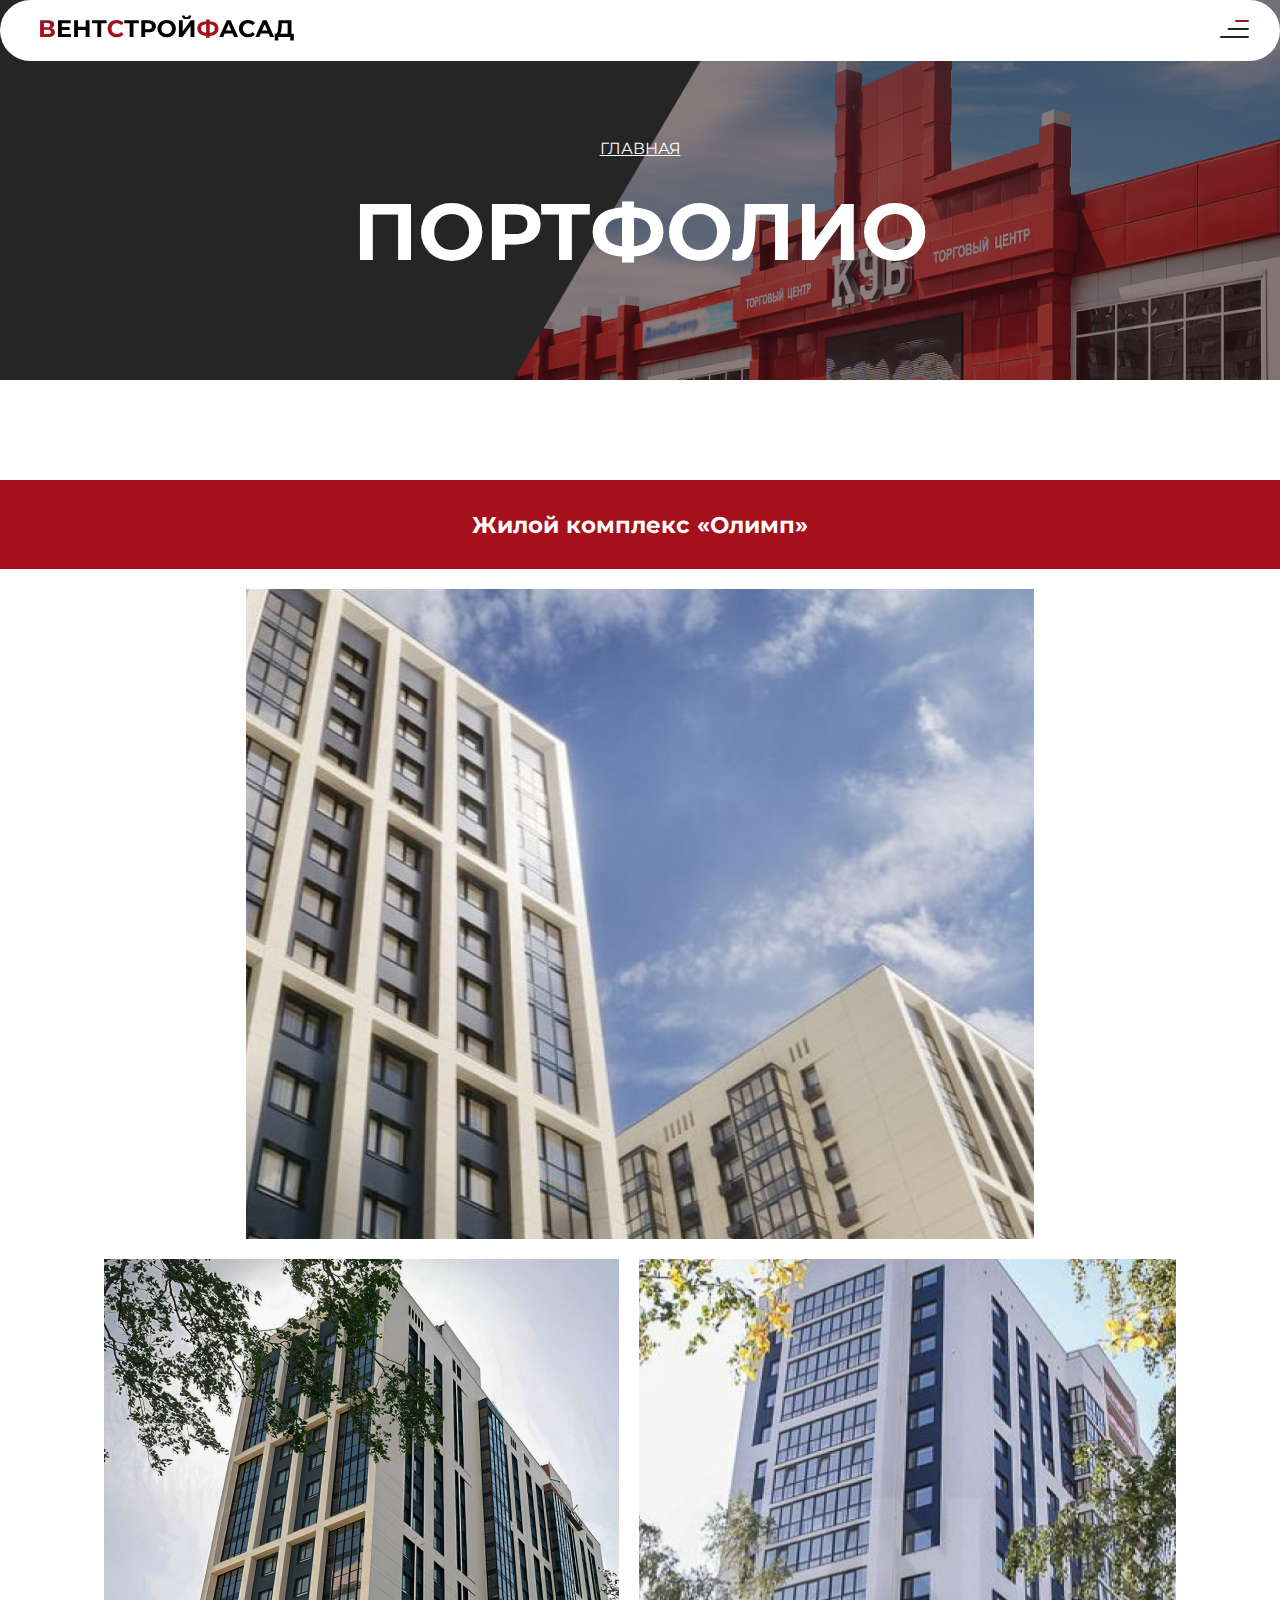
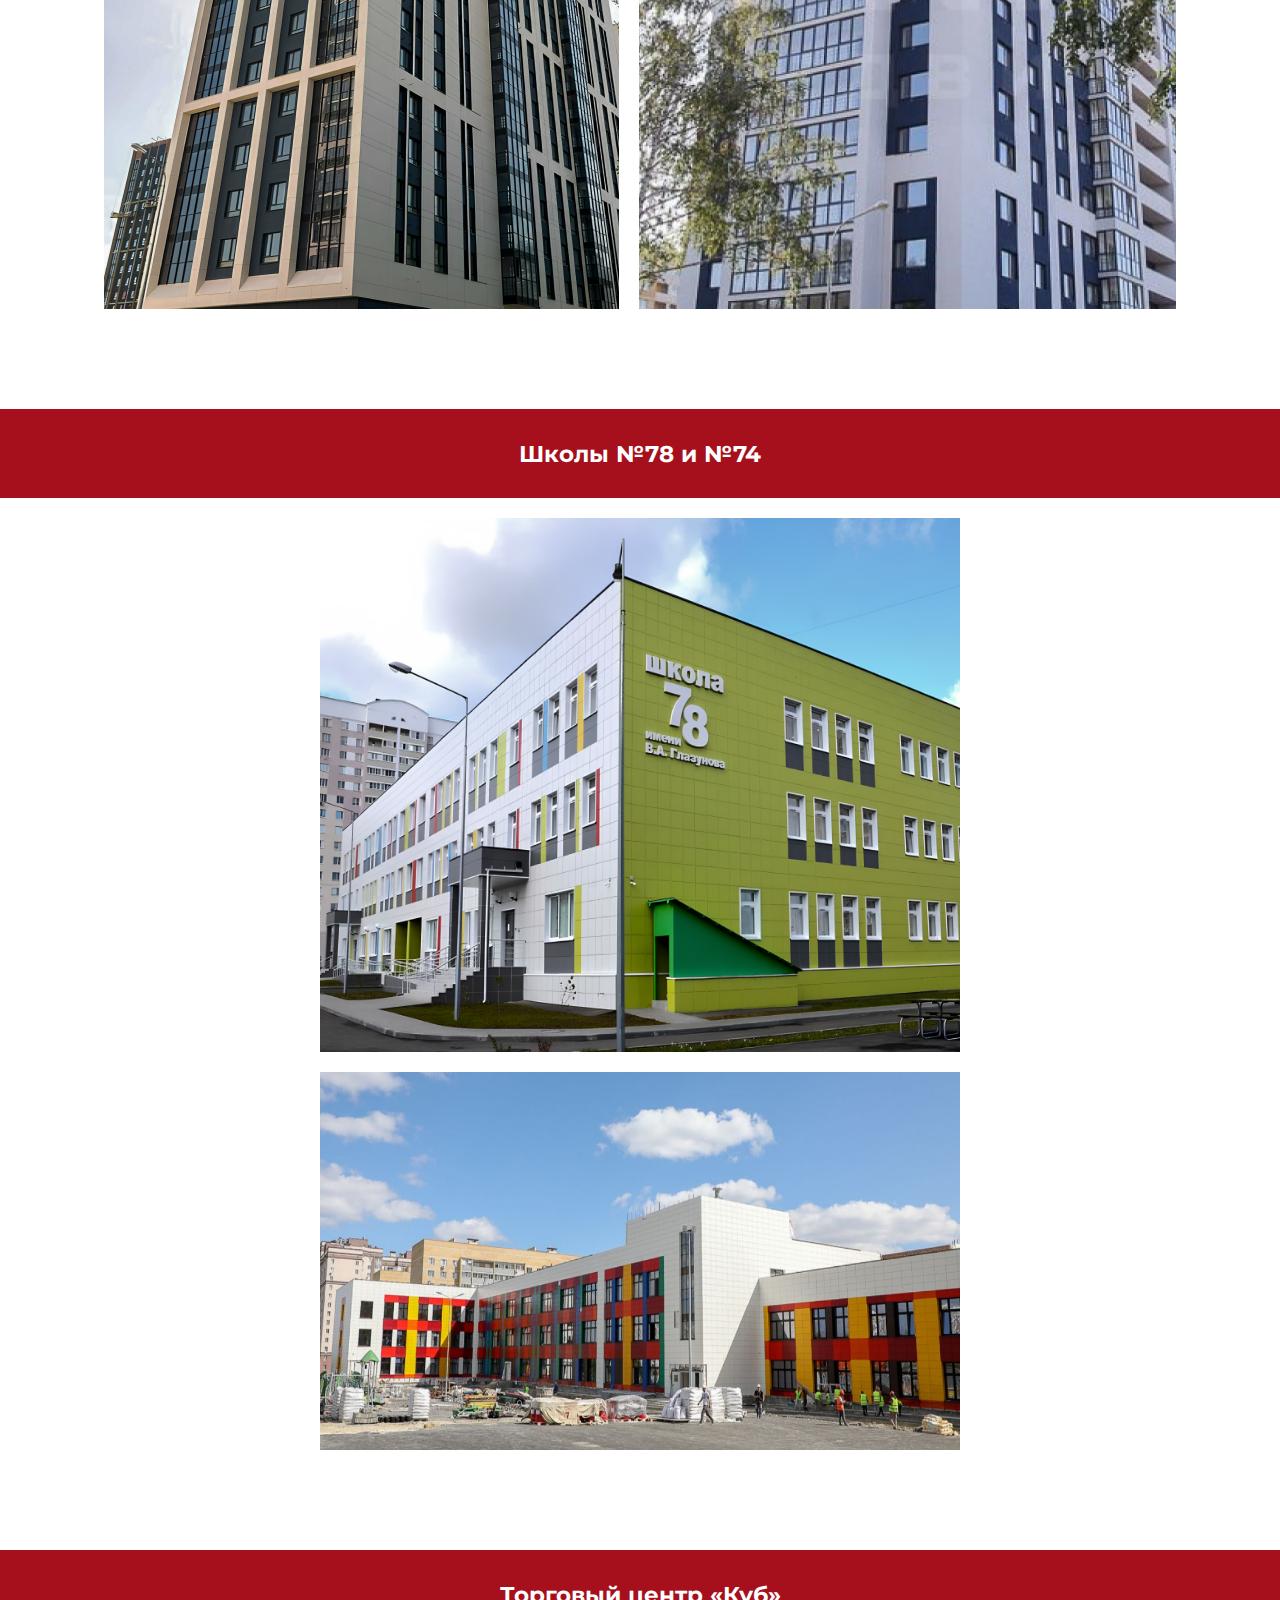
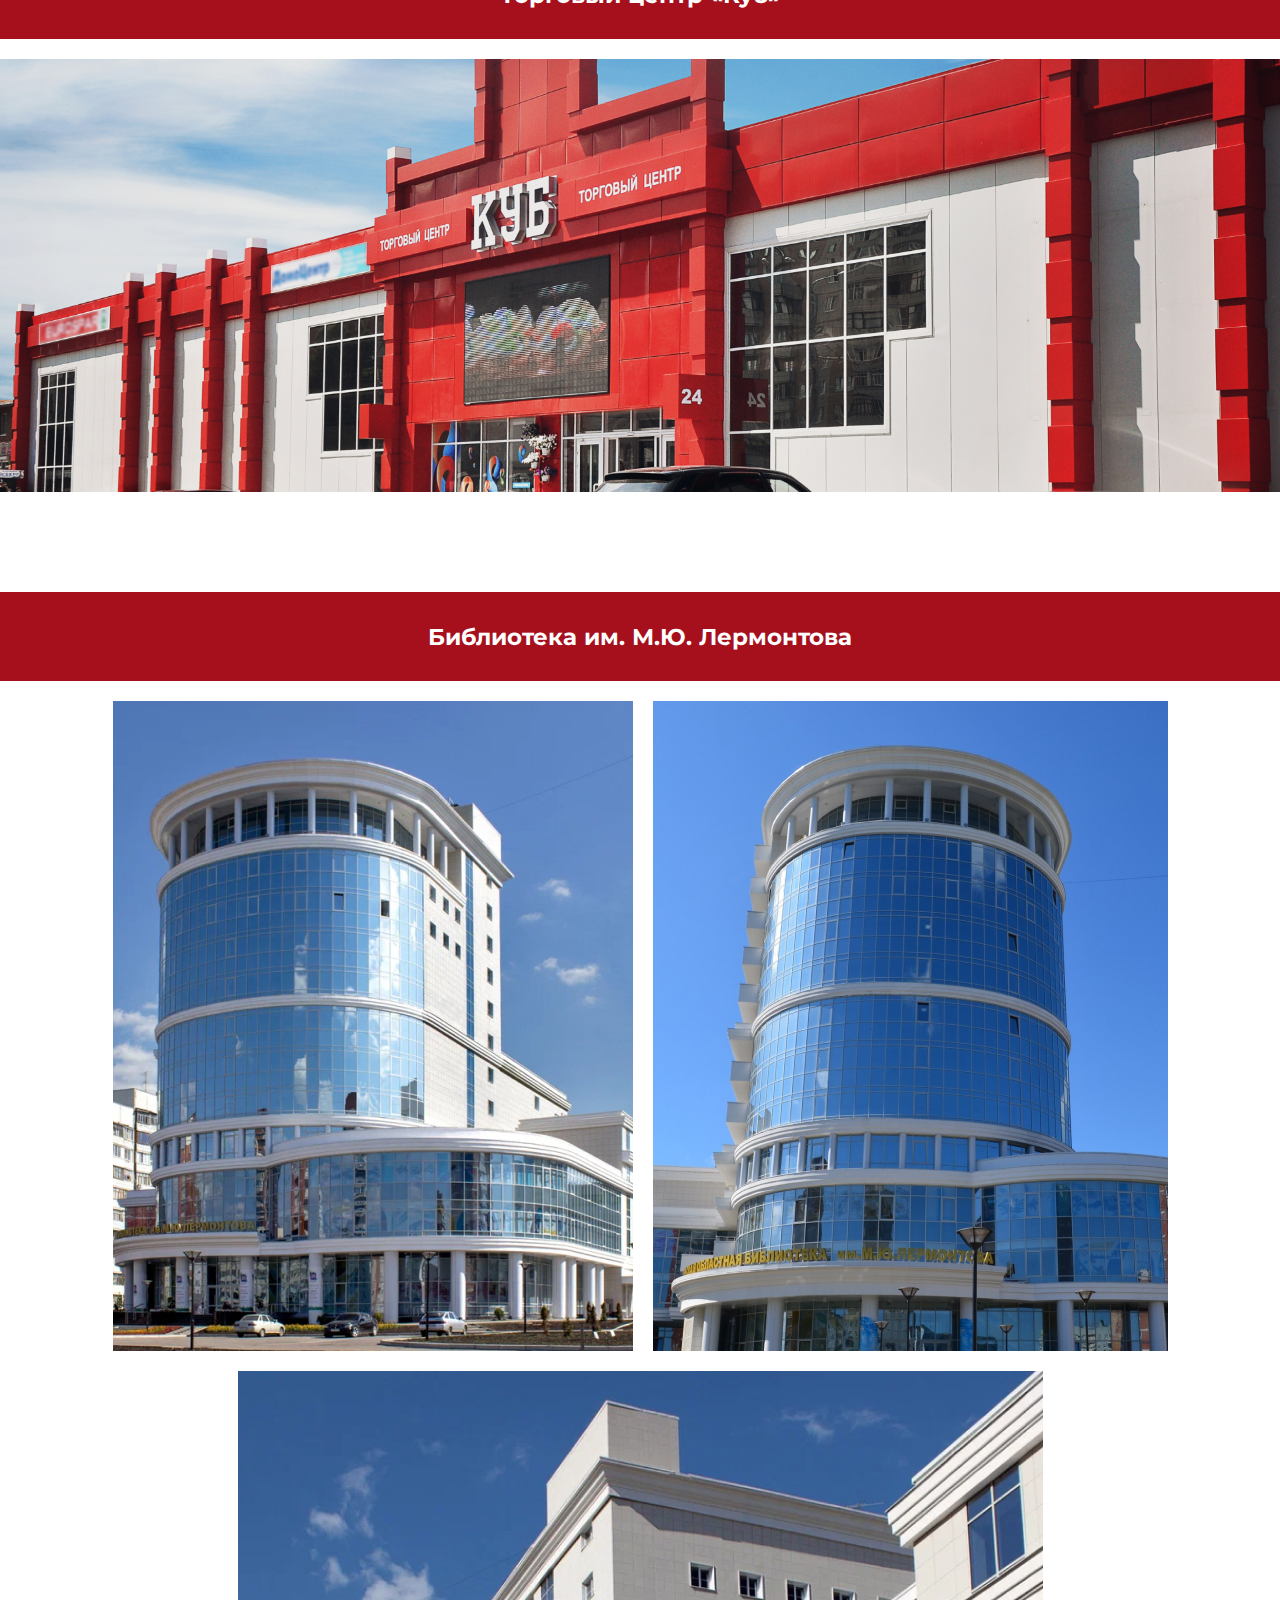
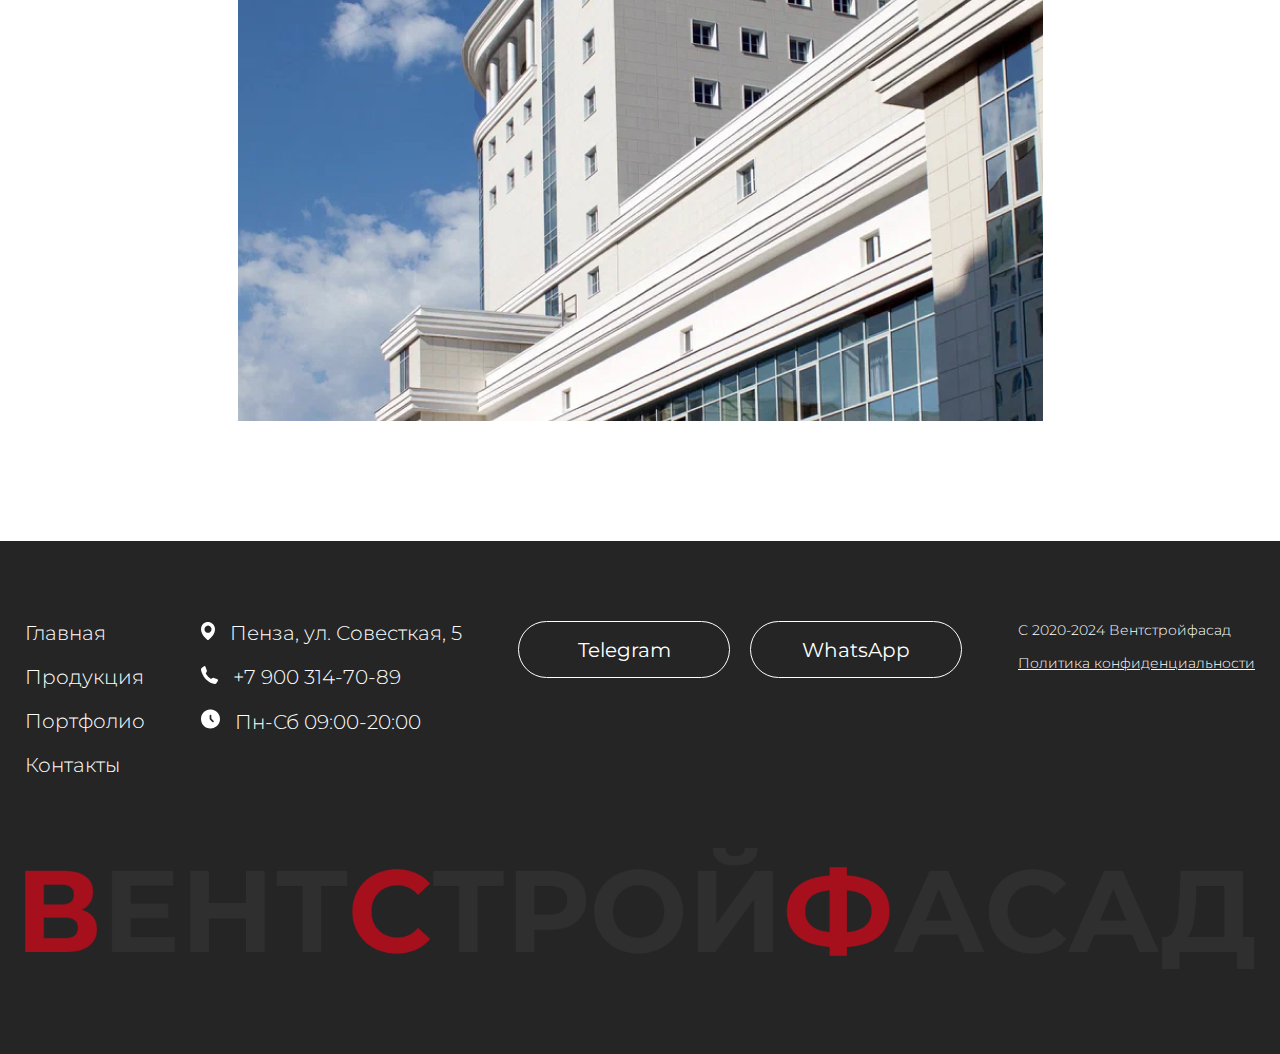
<file: portfolio.html>
<!DOCTYPE html>
<html lang="ru">
<head>
    <meta charset="UTF-8">
    <meta name="viewport" content="width=device-width, initial-scale=1.0">
    <title>Портфолио</title>
    <link rel="preconnect" href="https://fonts.googleapis.com">
    <link rel="preconnect" href="https://fonts.gstatic.com" crossorigin>
    <link href="https://fonts.googleapis.com/css2?family=Montserrat:ital,wght@0,100..900;1,100..900&display=swap" rel="stylesheet">
    <link rel="stylesheet" href="css/main.css">
    <link type="Image/x-icon" href="images/icons/favicon.svg" rel="icon">
    <script src="js/main.js"></script>
</head>

<body>
    <main class="main">
        <section class="heading">
            <header class="header">
                <div class="container">
                    <a href="index.html" class="logo-link"><img src="images/logo.svg" alt="Логотип"></a>

                    <div class="menu">
                        <nav class="nav-header">
                            <ul class="nav-list">
                                <li><a href="portfolio.html">Портфолио</a></li>
                                <li><a href="products.html">Продукция</a></li>
                                <li><a href="contacts.html">Контакты</a></li>
                            </ul>
                        </nav>

                        <ul class="social-list">
                            <li><a href="https://wa.me/9374381022"><img src="images/whatsapp.svg" alt="Ватсап"></a></li>
                            <li><a href="https://t.me/imdgssx"><img src="images/tg.svg" alt="Телеграм"></a></li>
                        </ul>

                        <a href="private.html" class="btn">Личный кабинет</a>
                    </div>

                    <button class="mobile-menu-btn" id="burger">
                        <img src="images/icons/menu.svg" alt="Мобильное меню">
                    </button>
                </div>
            </header>
            
            <div class="container">
                <h3 class="heading-link"><a href="index.html" class="heading-link-a">Главная</a></h3>
                <h2 class="heading-title">Портфолио</h2>
            </div>
        </section>

        <section class="work work1">
            <div class="work-container">
                <h3 class="work-title">Жилой комплекс «Олимп»</h3>
                <div class="work-wrapper">
                    <img src="images/portfolio/olimp1.jpg" alt="ЖК Олимп">
                    <img src="images/portfolio/olimp2.jpg" alt="ЖК Олимп">
                    <img src="images/portfolio/olimp3.jpg" alt="ЖК Олимп">
                </div>
            </div>
        </section>

        <section class="work work2">
            <h3 class="work-title">Школы №78 и №74</h3>
            <div class="work-wrapper">
                <img src="images/portfolio/school1.jpg" alt="Школа №78">
                <img src="images/portfolio/school2.jpg" alt="Школа №74">
            </div>
        </section>

        <section class="work work3">
            <h3 class="work-title">Торговый центр «Куб»</h3>
            <div class="work-wrapper">
                <img src="images/portfolio/cube.jpg" alt="ТЦ Куб">
            </div>
        </section>

        <section class="work work4">
            <h3 class="work-title">Библиотека им. М.Ю. Лермонтова</h3>
            <div class="work-wrapper">
                <img src="images/portfolio/lib1.jpg" alt="Библиотека им. М.Ю. Лермонтова">
                <img src="images/portfolio/lib2.jpg" alt="Библиотека им. М.Ю. Лермонтова">
                <img src="images/portfolio/lib3.jpg" alt="Библиотека им. М.Ю. Лермонтова">
            </div>
        </section>
    </main>
       
    <footer class="footer">
        <div class="container">

            <div class="footer-wrapper">
                <ul class="footer-list">
                    <li><a href="index.html">Главная</a></li>
                    <li><a href="products.html">Продукция</a></li>
                    <li><a href="portfolio.html">Портфолио</a></li>
                    <li><a href="contacts.html">Контакты</a></li>
               </ul>
    
               <div class="footer-info">
                    <p class="footer-info-address">Пенза, ул. Совесткая, 5</p>
                    <p class="footer-info-phone">+7 900 314-70-89</p>
                    <p class="footer-info-clock">Пн-Сб 09:00-20:00</p>
               </div>
    
               <div class="footer-buttons">
                    <a href="https://t.me/imdgssx" class="btn">Telegram</a>
                    <a href="https://wa.me/9374381022" class="btn">WhatsApp</a>
               </div>
    
               <div class="footer-links">
                    <p>С 2020-2024 Вентстройфасад</p>
                    <a href="policy.html" class="footer-links-item">Политика конфиденциальности</a>
               </div>
            </div>
            <img src="images/logo.png" class="footer-logo" alt="Логотип">
        </div>
    </footer>
</body>
</html>
</file>
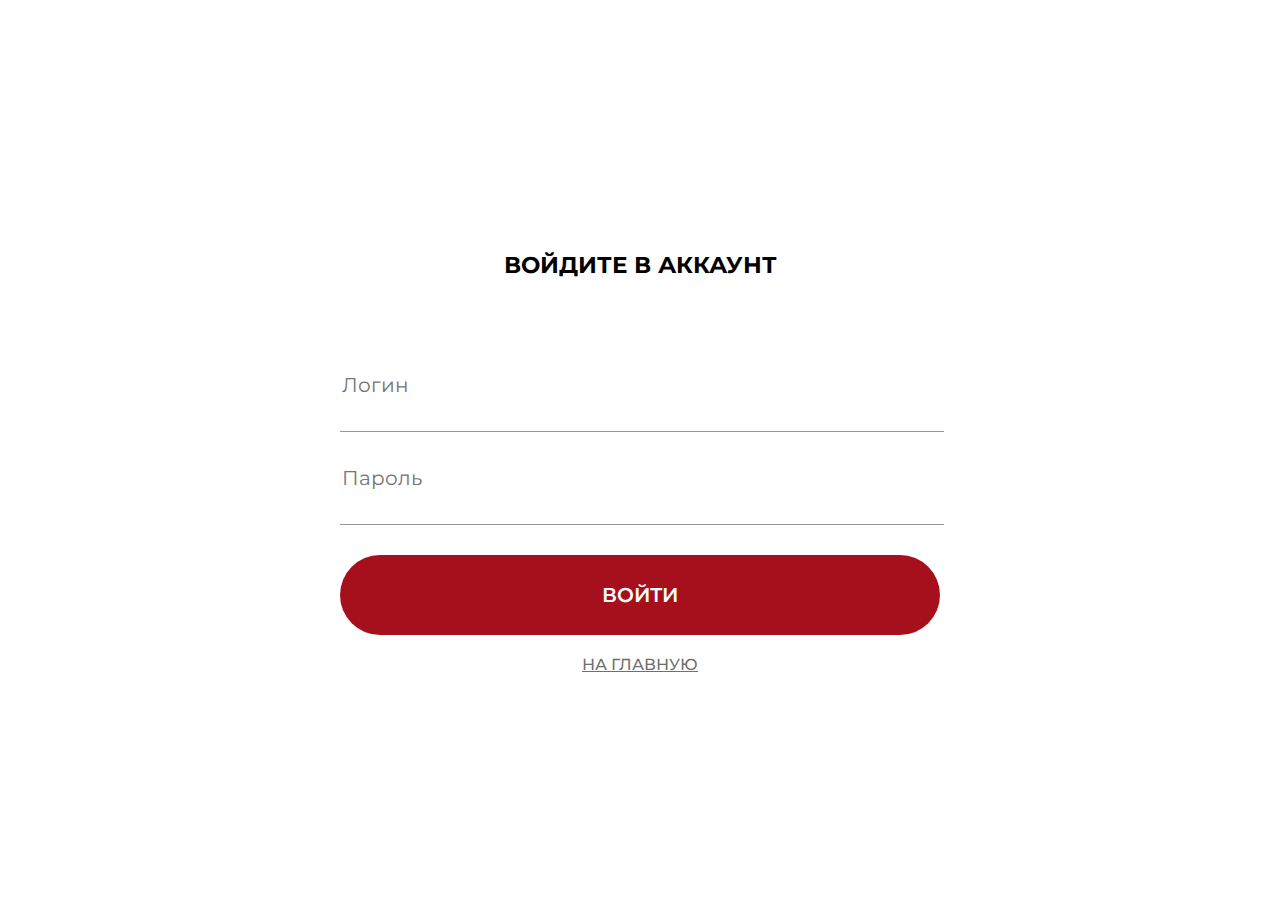
<file: private.html>
<!DOCTYPE html>
<html lang="ru">
<head>
    <meta charset="UTF-8">
    <meta name="viewport" content="width=device-width, initial-scale=1.0">
    <title>Личный кабинет</title>
    <link rel="preconnect" href="https://fonts.googleapis.com">
    <link rel="preconnect" href="https://fonts.gstatic.com" crossorigin>
    <link href="https://fonts.googleapis.com/css2?family=Montserrat:ital,wght@0,100..900;1,100..900&display=swap" rel="stylesheet">
    <link rel="stylesheet" href="css/main.css">
    <link type="Image/x-icon" href="images/icons/favicon.svg" rel="icon">
    <script src="js/main.js"></script>
</head>

<body>
    <main class="main">
        <section class="form private">
            <div class="container">
                <form action="admin.html" class="form-myform">
                    <h3 class="myform-title">Войдите в аккаунт</h3>
                
                    <input type="text" name="login" placeholder="Логин" minlength="4" id="login" class="myform-input" required>
                    <input type="password" name="pass" placeholder="Пароль" minlength="6" id="pass" class="myform-input" required>
                    <input type="submit" value="Войти" action class="btn myform-btn">
                    <a href="index.html" class="private-link">На главную</a>
                  </form>
            </div>
        </section>
    </main>
</body>
</html>
</file>
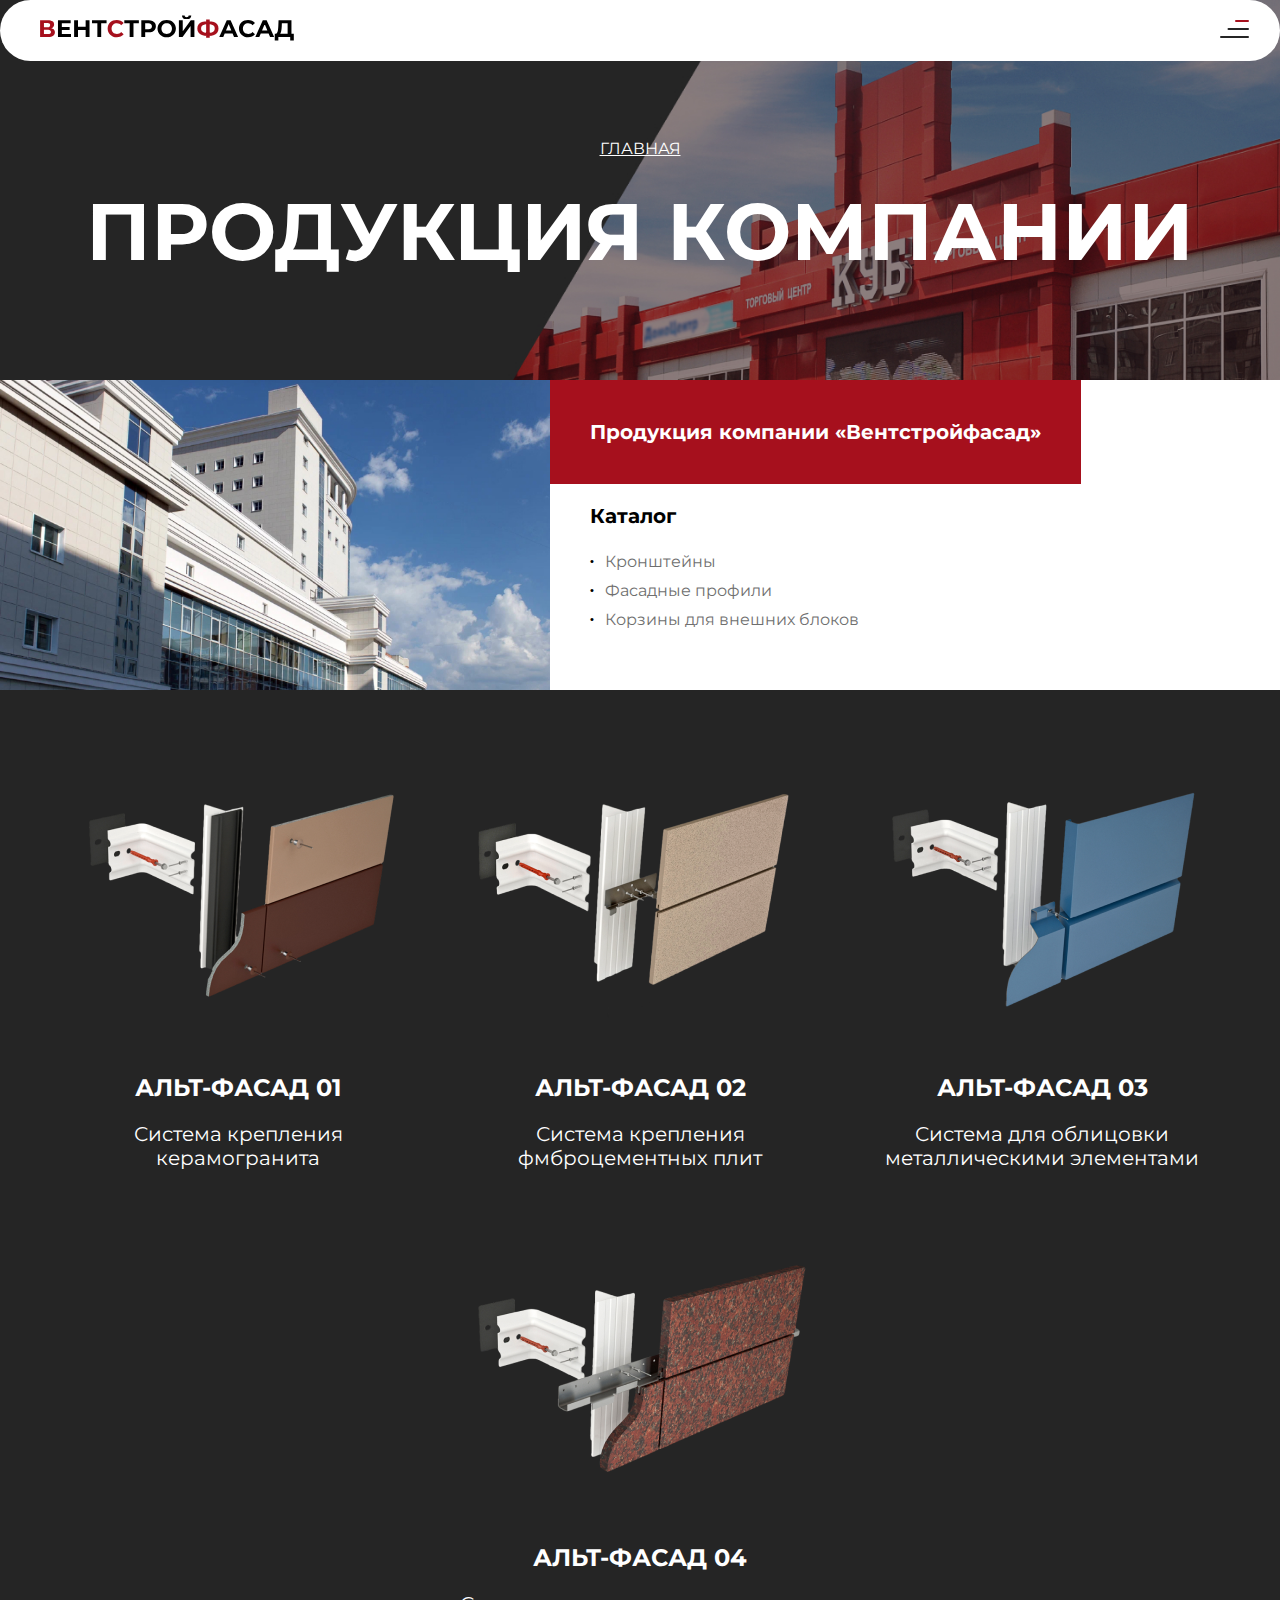
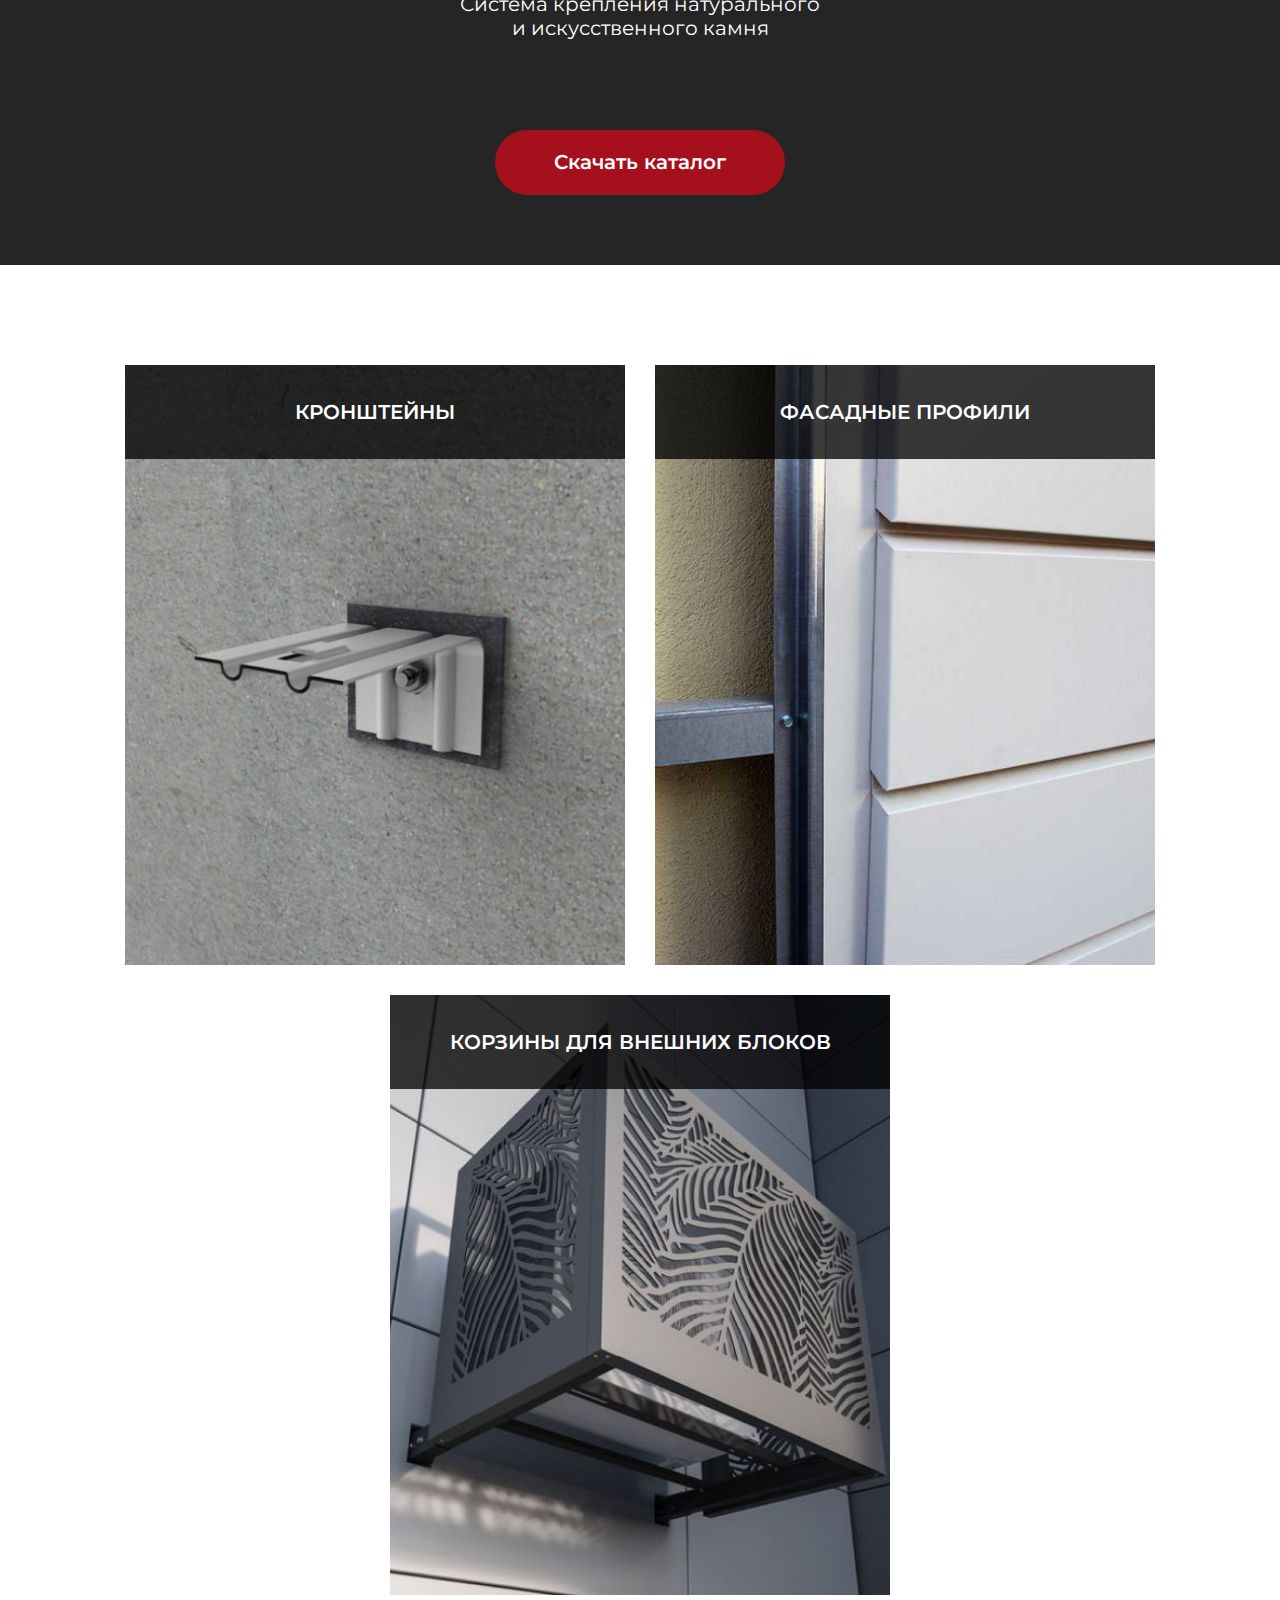
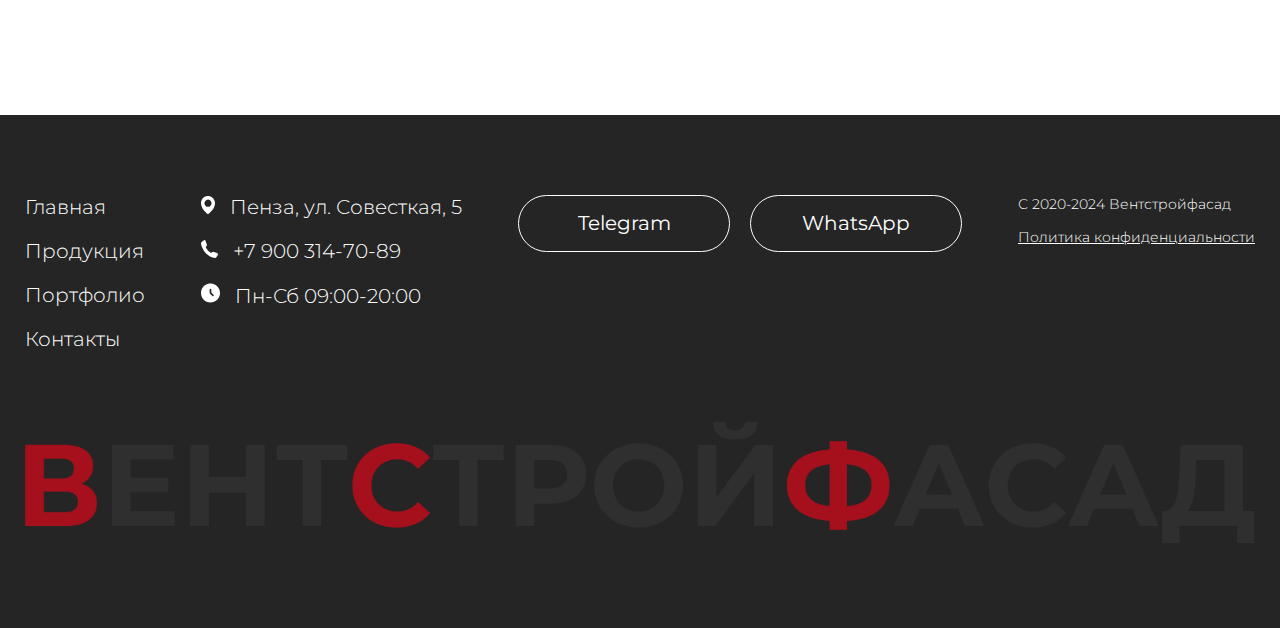
<file: products.html>
<!DOCTYPE html>
<html lang="ru">
<head>
    <meta charset="UTF-8">
    <meta name="viewport" content="width=device-width, initial-scale=1.0">
    <title>Продукция</title>
    <link rel="preconnect" href="https://fonts.googleapis.com">
    <link rel="preconnect" href="https://fonts.gstatic.com" crossorigin>
    <link href="https://fonts.googleapis.com/css2?family=Montserrat:ital,wght@0,100..900;1,100..900&display=swap" rel="stylesheet">
    <link rel="stylesheet" href="css/main.css">
    <link type="Image/x-icon" href="images/icons/favicon.svg" rel="icon">
    <script src="js/main.js"></script>
</head>

<body>
    <main class="main">
        <section class="heading">
            <header class="header">
                <div class="container">
                    <a href="index.html" class="logo-link"><img src="images/logo.svg" alt="Логотип"></a>

                    <div class="menu">
                        <nav class="nav-header">
                            <ul class="nav-list">
                                <li><a href="portfolio.html">Портфолио</a></li>
                                <li><a href="products.html">Продукция</a></li>
                                <li><a href="contacts.html">Контакты</a></li>
                            </ul>
                        </nav>

                        <ul class="social-list">
                            <li><a href="https://wa.me/9374381022"><img src="images/whatsapp.svg" alt="Ватсап"></a></li>
                            <li><a href="https://t.me/imdgssx"><img src="images/tg.svg" alt="Телеграм"></a></li>
                        </ul>

                        <a href="private.html" class="btn">Личный кабинет</a>
                    </div>

                    <button class="mobile-menu-btn" id="burger">
                        <img src="images/icons/menu.svg" alt="Мобильное меню">
                    </button>
                </div>
            </header>
            
            <div class="container">
                <h3 class="heading-link"><a href="index.html" class="heading-link-a">Главная</a></h3>
                <h2 class="heading-title">Продукция компании</h2>
            </div>
        </section>

        <section class="catalog">
            <div class="catalog-wrapper">
                <img src="images/product-bg.jpg" class="catalog-img" alt="">

                <div class="catalog-container">
                    <h3 class="catalog-title">­Продукция компании «Вентстройфасад»</h3>
                    <h3 class="catalog-heading">Каталог</h3>
                    <ul class="catalog-list">
                        <li><a href="supports.html">Кронштейны</a></li>
                        <li><a href="profiles.html">Фасадные профили</a></li>
                        <li><a href="cornices.html">Корзины для внешних блоков</a></li>
                    </ul>
                </div>
            </div>
        </section>   
        
        <section class="products">
            <div class="container">
                <div class="product-cards">

                      <div class="product-card">
                        <img src="images/front1.png" alt="Альт-Фасад 01">
                        <h4 class="product-title">Альт-Фасад 01</h4>
                        <p class="product-text">Система крепления<br> керамогранита</p>
                      </div>

                      <div class="product-card">
                        <img src="images/front2.png" alt="Альт-Фасад 02">
                        <h4 class="product-title">Альт-Фасад 02</h4>
                        <p class="product-text">Система крепления<br> фмброцементных плит</p>
                      </div>

                      <div class="product-card">
                        <img src="images/front3.png" alt="Альт-Фасад 03">
                        <h4 class="product-title">Альт-Фасад 03</h4>
                        <p class="product-text">Система для облицовки<br> металлическими элементами</p>
                      </div>
                      
                      <div class="product-card">
                        <img src="images/front4.png" alt="Альт-Фасад 04">
                        <h4 class="product-title">Альт-Фасад 04</h4>
                        <p class="product-text">Система крепления натурального<br> и искусственного камня</p>
                      </div>
                </div>
                <div class="button-wrapper">
                    <a href="#" class="btn" download="catalog.rar">Скачать каталог</a>
                </div>
            </div>
        </section>

        <section class="products-links-section">
            <div class="container">
                <a href="supports.html">
                    <div class="product-link-cards product-link-card-1">
                        <p>Кронштейны</p>
                    </div>
                </a>

                <a href="profiles.html">
                    <div class="product-link-cards product-link-card-2">
                        <p>Фасадные профили</p>
                    </div>
                </a>

                <a href="cornices.html">
                    <div class="product-link-cards product-link-card-3">
                        <p>Корзины для внешних блоков</p>
                    </div>
                </a>
            </div>

        </section>
    </main>
       
    <footer class="footer">
        <div class="container">

            <div class="footer-wrapper">
                <ul class="footer-list">
                    <li><a href="index.html">Главная</a></li>
                    <li><a href="products.html">Продукция</a></li>
                    <li><a href="portfolio.html">Портфолио</a></li>
                    <li><a href="contacts.html">Контакты</a></li>
               </ul>
    
               <div class="footer-info">
                    <p class="footer-info-address">Пенза, ул. Совесткая, 5</p>
                    <p class="footer-info-phone">+7 900 314-70-89</p>
                    <p class="footer-info-clock">Пн-Сб 09:00-20:00</p>
               </div>
    
               <div class="footer-buttons">
                    <a href="https://t.me/imdgssx" class="btn">Telegram</a>
                    <a href="https://wa.me/9374381022" class="btn">WhatsApp</a>
               </div>

               <div class="footer-links">
                    <p>С 2020-2024 Вентстройфасад</p>
                    <a href="policy.html" class="footer-links-item">Политика конфиденциальности</a>
               </div>
            </div>   
            <img src="images/logo.png" class="footer-logo" alt="Логотип">
        </div> 
    </footer>
</body>
</html>
</file>
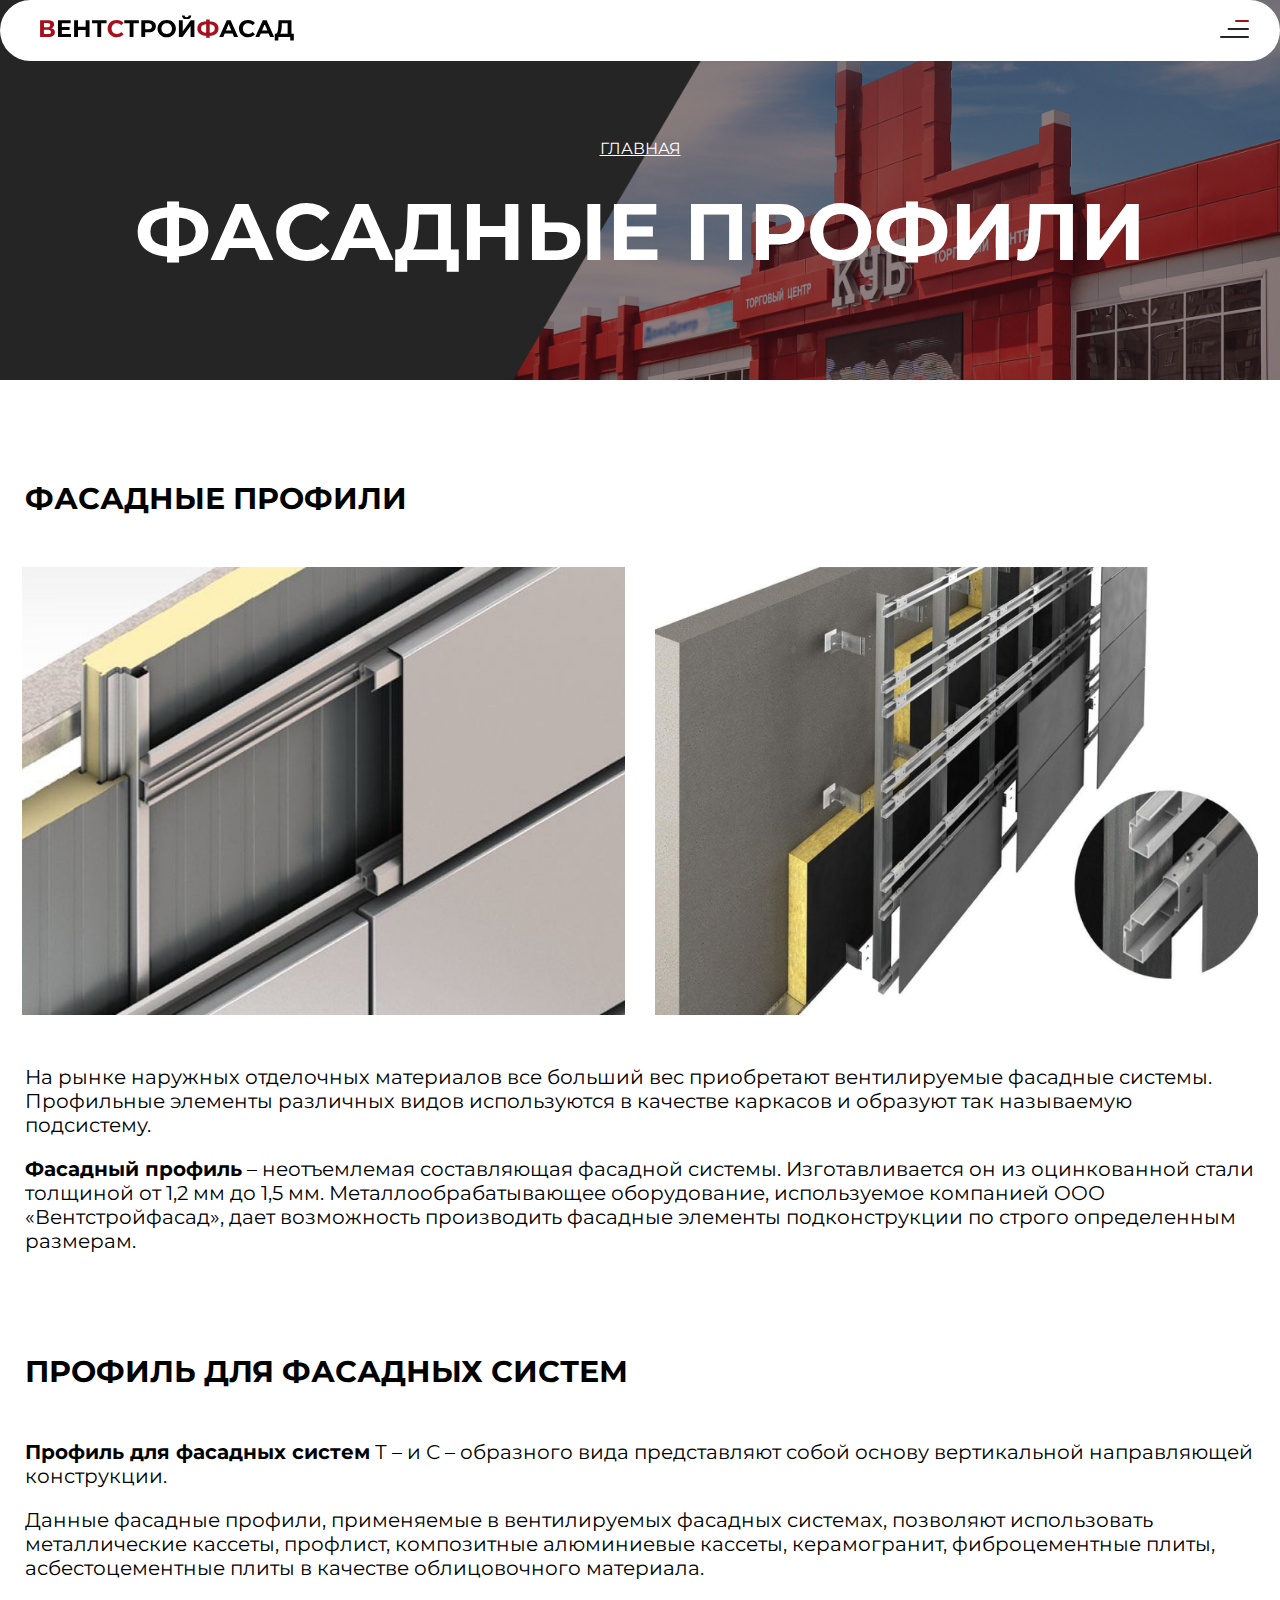
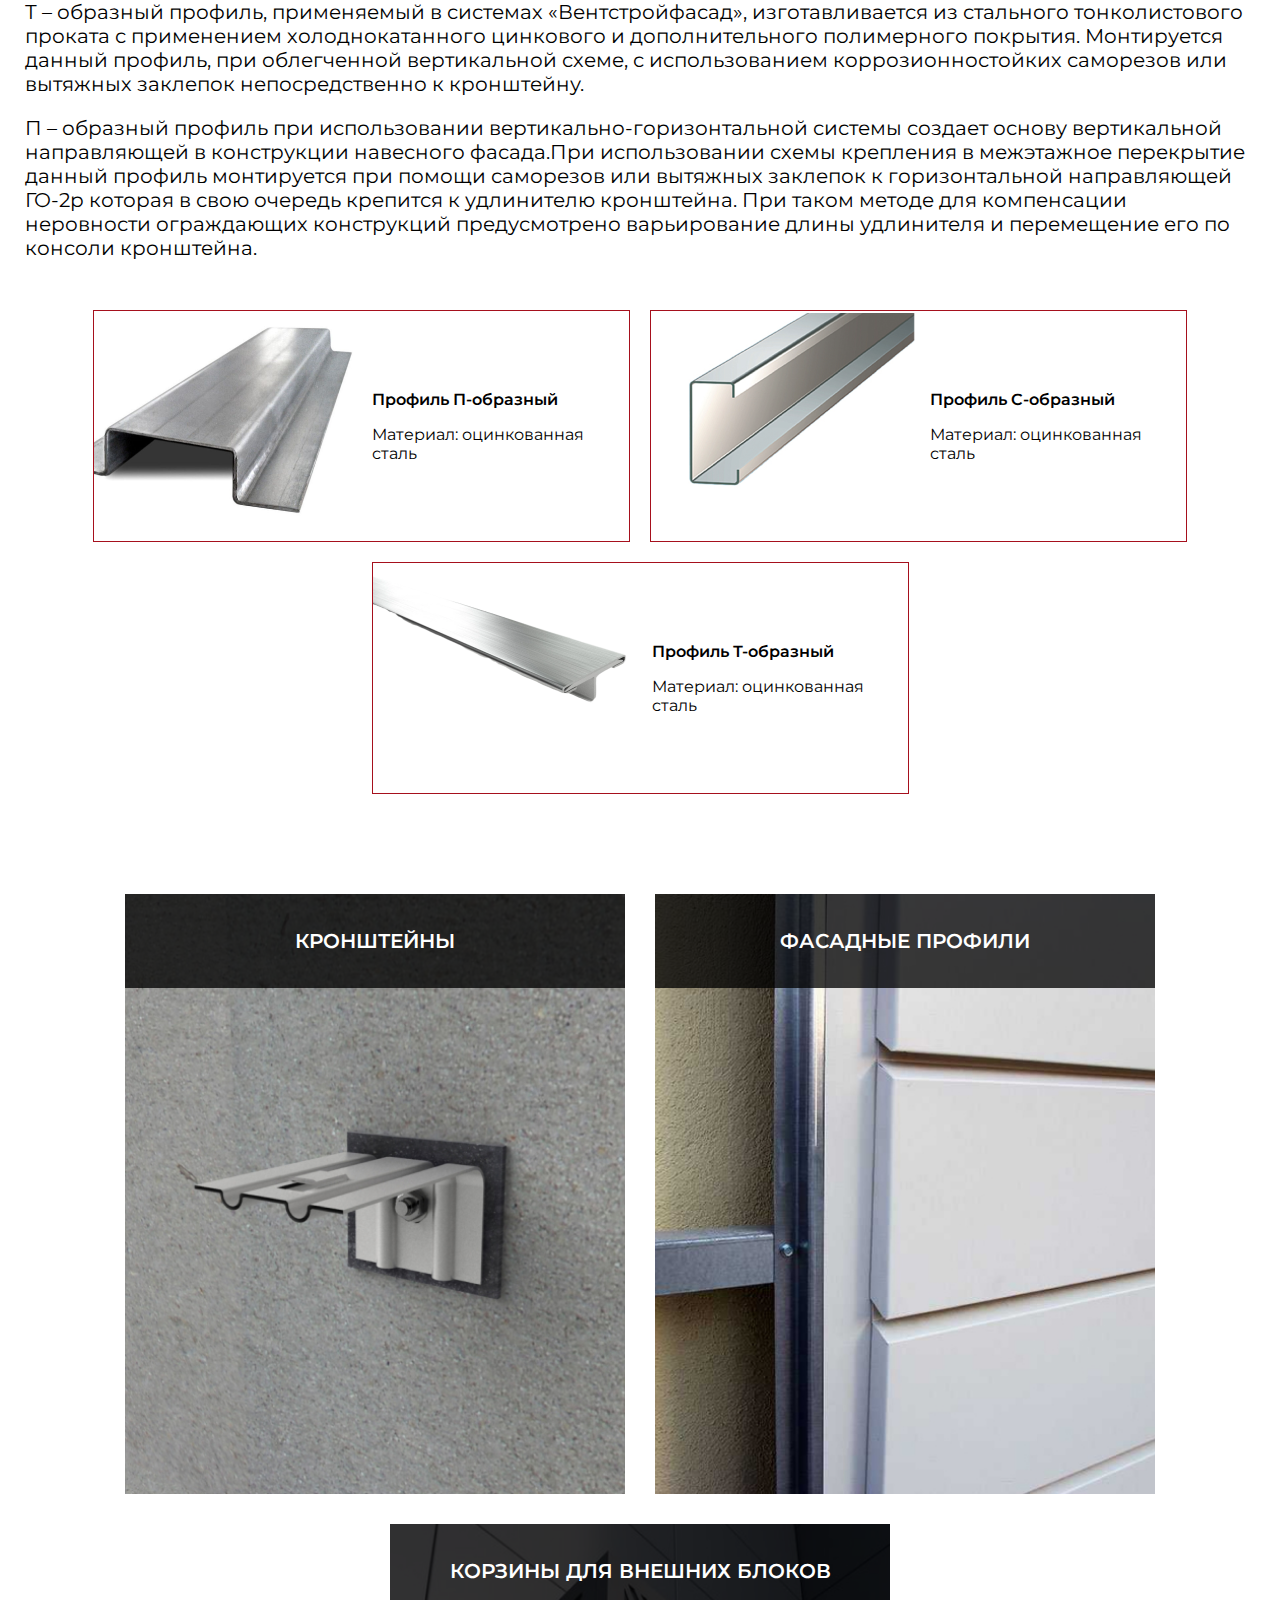
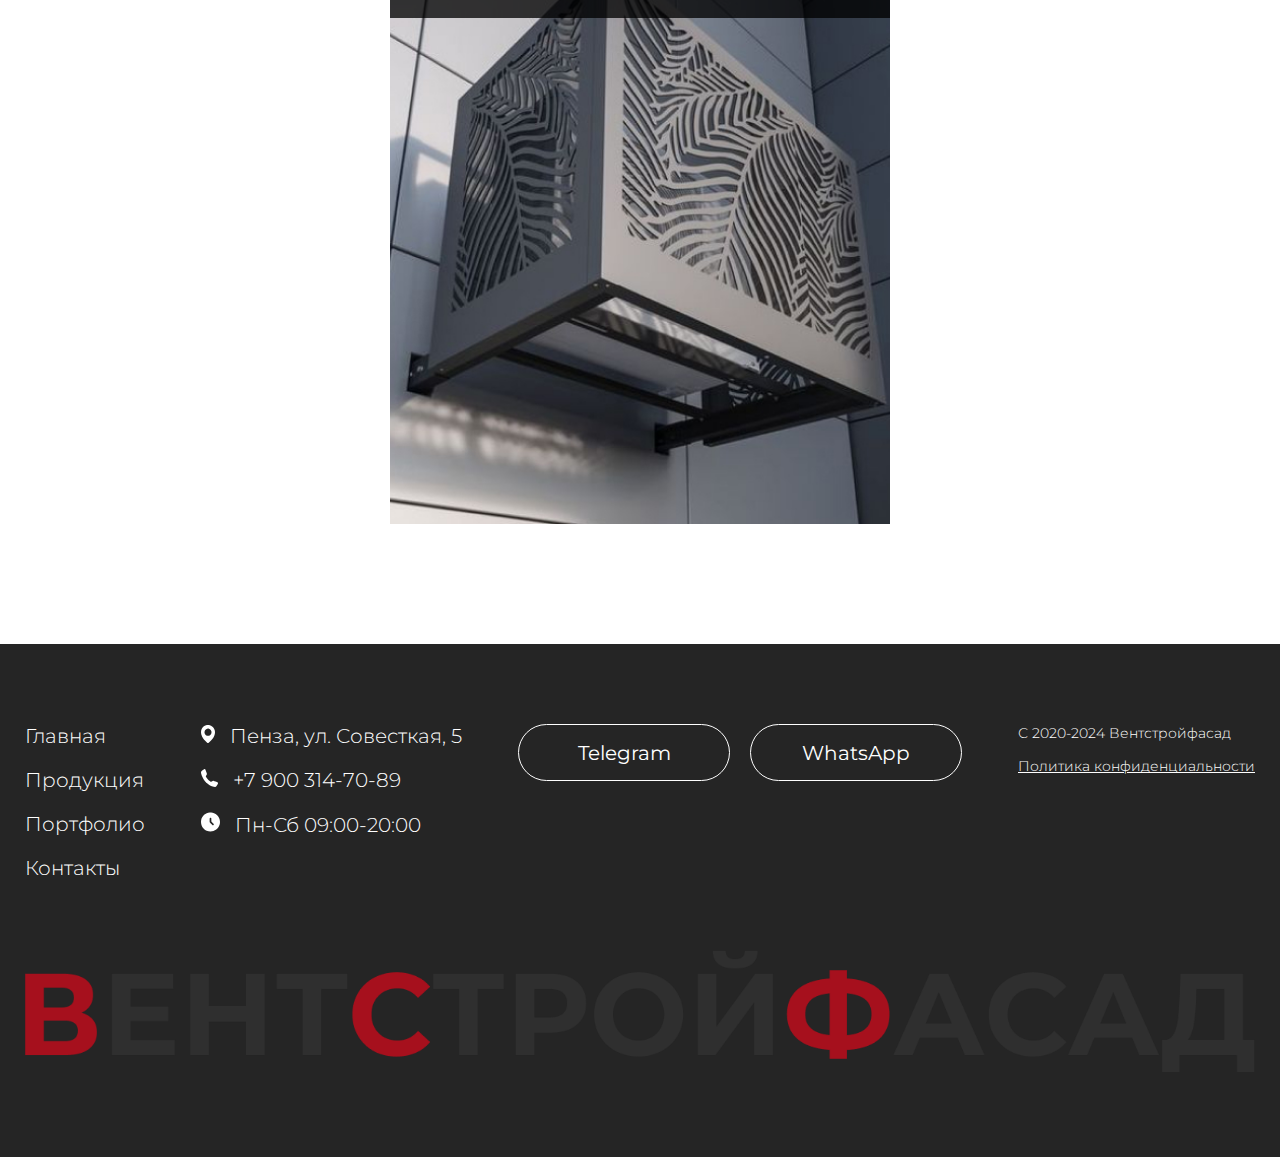
<file: profiles.html>
<!DOCTYPE html>
<html lang="ru">
<head>
    <meta charset="UTF-8">
    <meta name="viewport" content="width=device-width, initial-scale=1.0">
    <title>Профили</title>
    <link rel="preconnect" href="https://fonts.googleapis.com">
    <link rel="preconnect" href="https://fonts.gstatic.com" crossorigin>
    <link href="https://fonts.googleapis.com/css2?family=Montserrat:ital,wght@0,100..900;1,100..900&display=swap" rel="stylesheet">
    <link rel="stylesheet" href="css/main.css">
    <link type="Image/x-icon" href="images/icons/favicon.svg" rel="icon">
    <script src="js/main.js"></script>
</head>

<body>
    <main class="main">
        <section class="heading">
            <header class="header">
                <div class="container">
                    <a href="index.html" class="logo-link"><img src="images/logo.svg" alt="Логотип"></a>

                    <div class="menu">
                        <nav class="nav-header">
                            <ul class="nav-list">
                                <li><a href="portfolio.html">Портфолио</a></li>
                                <li><a href="products.html">Продукция</a></li>
                                <li><a href="contacts.html">Контакты</a></li>
                            </ul>
                        </nav>

                        <ul class="social-list">
                            <li><a href="https://wa.me/9374381022"><img src="images/whatsapp.svg" alt="Ватсап"></a></li>
                            <li><a href="https://t.me/imdgssx"><img src="images/tg.svg" alt="Телеграм"></a></li>
                        </ul>

                        <a href="private.html" class="btn">Личный кабинет</a>
                    </div>

                    <button class="mobile-menu-btn" id="burger">
                        <img src="images/icons/menu.svg" alt="Мобильное меню">
                    </button>
                </div>
            </header>
            
            <div class="container">
                <h3 class="heading-link"><a href="index.html" class="heading-link-a">Главная</a></h3>
                <h2 class="heading-title">Фасадные профили</h2>
            </div>
        </section>

        <section class="supports">
            <div class="container">
                <h2 class="product-desc-title">Фасадные профили</h2>

                <div class="supports-images">
                    <img src="images/profiles/profile1.jpg" width="795" alt="Фасадный профиль">
                    <img src="images/profiles/profile2.jpg" width="795" alt="Фасадный профиль">
                </div>

                <p>
                    На рынке наружных отделочных материалов все больший вес приобретают вентилируемые фасадные системы. Профильные элементы различных видов используются в качестве каркасов и образуют так называемую подсистему.
                </p>
                <p>
                    <b>Фасадный профиль</b> – неотъемлемая составляющая фасадной системы. Изготавливается он из оцинкованной стали толщиной от 1,2 мм до 1,5 мм. Металлообрабатывающее оборудование, используемое компанией OOО «Вентстройфасад», дает возможность производить фасадные элементы подконструкции по строго определенным размерам.               
                </p>
            </div>
        </section>
        
       <section class="supports-desc">
            <div class="container">
                <h2 class="product-desc-title">Профиль для фасадных систем</h2>

                <p>
                    <b>Профиль для фасадных систем</b> Т – и С – образного вида представляют собой основу вертикальной направляющей конструкции.
                </p>
                <p>
                    Данные фасадные профили, применяемые в вентилируемых фасадных системах, позволяют использовать металлические кассеты, профлист, композитные алюминиевые кассеты, керамогранит, фиброцементные плиты, асбестоцементные плиты в качестве облицовочного материала.
                </p>
                <p>
                    Т – образный профиль, применяемый в системах «Вентстройфасад», изготавливается из стального тонколистового проката с применением холоднокатанного цинкового и дополнительного полимерного покрытия. Монтируется данный профиль, при облегченной вертикальной схеме, с использованием коррозионностойких саморезов или вытяжных заклепок непосредственно к кронштейну.
                </p>
                <p>
                    П – образный профиль при использовании вертикально-горизонтальной системы создает основу вертикальной направляющей в конструкции навесного фасада.При использовании схемы крепления в межэтажное перекрытие данный профиль монтируется при помощи саморезов или вытяжных заклепок к горизонтальной направляющей ГО-2р которая в свою очередь крепится к удлинителю кронштейна. При таком методе для компенсации неровности ограждающих конструкций предусмотрено варьирование длины удлинителя и перемещение его по консоли кронштейна.
                </p>
            
                <div class="supports-desc-cards">
                    <div class="supports-desc-cards-item">
                        <img src="images/profiles/profile3.png" alt="Кронштейн КР">
                        <div>
                            <p class="support-name">Профиль П-образный</p>
                            <p>Материал: оцинкованная сталь</p>
                        </div>
                    </div>

                    <div class="supports-desc-cards-item">
                        <img src="images/profiles/profile4.png" alt="Удлинитель кронштейна">
                        <div>
                            <p class="support-name">Профиль С-образный</p>
                            <p>Материал: оцинкованная сталь</p>
                        </div>
                    </div>

                    <div class="supports-desc-cards-item">
                        <img src="images/profiles/profile5.png" alt="Кронштейн КНс-27">
                        <div>
                            <p class="support-name">Профиль Т-образный</p>
                            <p>Материал: оцинкованная сталь</p>
                        </div>
                    </div>
                </div>
            </div>
           
       </section>

        <section class="products-links-section">
            <div class="container">
                <a href="supports.html">
                    <div class="product-link-cards product-link-card-1">
                        <p>Кронштейны</p>
                    </div>
                </a>

                <a href="profiles.html">
                    <div class="product-link-cards product-link-card-2">
                        <p>Фасадные профили</p>
                    </div>
                </a>

                <a href="cornices.html">
                    <div class="product-link-cards product-link-card-3">
                        <p>Корзины для внешних блоков</p>
                    </div>
                </a>
            </div>

        </section>
    </main>
       
    <footer class="footer">
        <div class="container">

            <div class="footer-wrapper">
                <ul class="footer-list">
                    <li><a href="index.html">Главная</a></li>
                    <li><a href="products.html">Продукция</a></li>
                    <li><a href="portfolio.html">Портфолио</a></li>
                    <li><a href="contacts.html">Контакты</a></li>
               </ul>
    
               <div class="footer-info">
                    <p class="footer-info-address">Пенза, ул. Совесткая, 5</p>
                    <p class="footer-info-phone">+7 900 314-70-89</p>
                    <p class="footer-info-clock">Пн-Сб 09:00-20:00</p>
               </div>
    
               <div class="footer-buttons">
                    <a href="https://t.me/imdgssx" class="btn">Telegram</a>
                    <a href="https://wa.me/9374381022" class="btn">WhatsApp</a>
               </div>

               <div class="footer-links">
                    <p>С 2020-2024 Вентстройфасад</p>
                    <a href="policy.html" class="footer-links-item">Политика конфиденциальности</a>
               </div>
            </div>   
            <img src="images/logo.png" class="footer-logo" alt="Логотип">
        </div> 
    </footer>
</body>
</html>
</file>
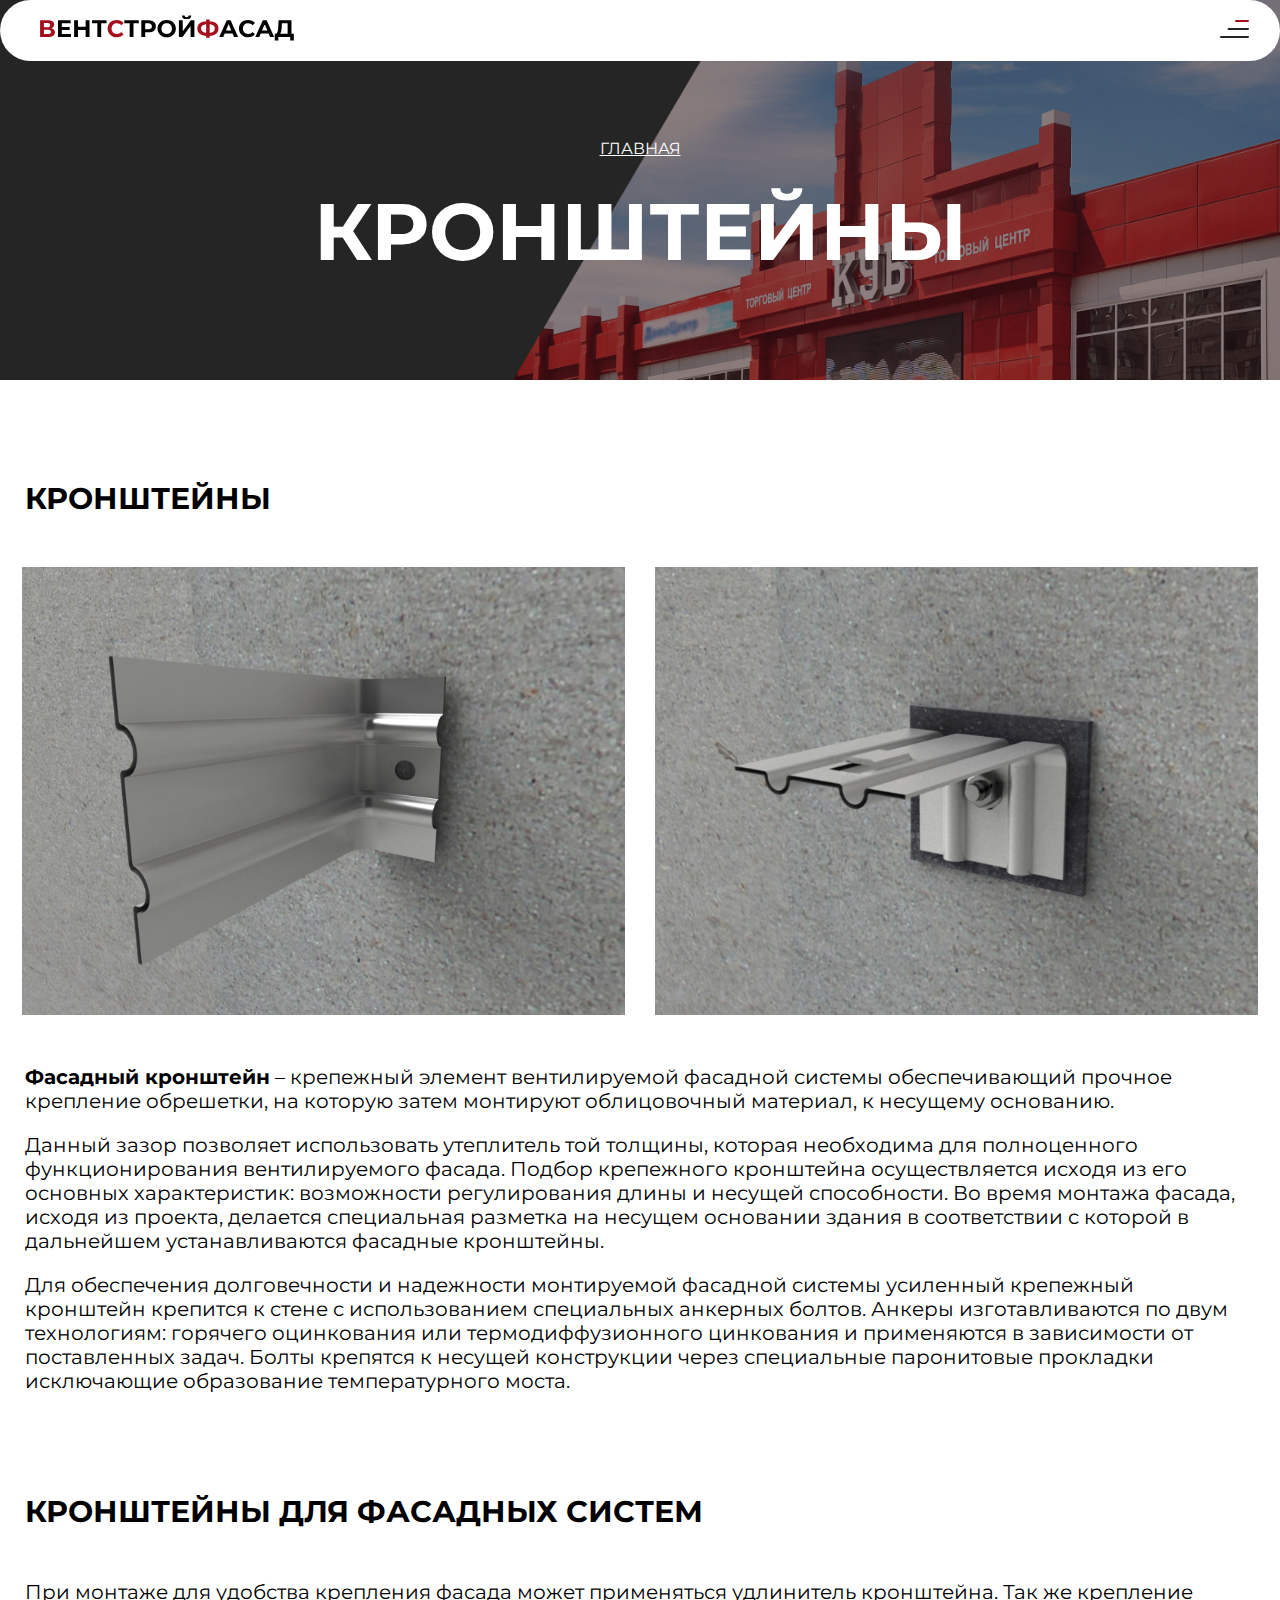
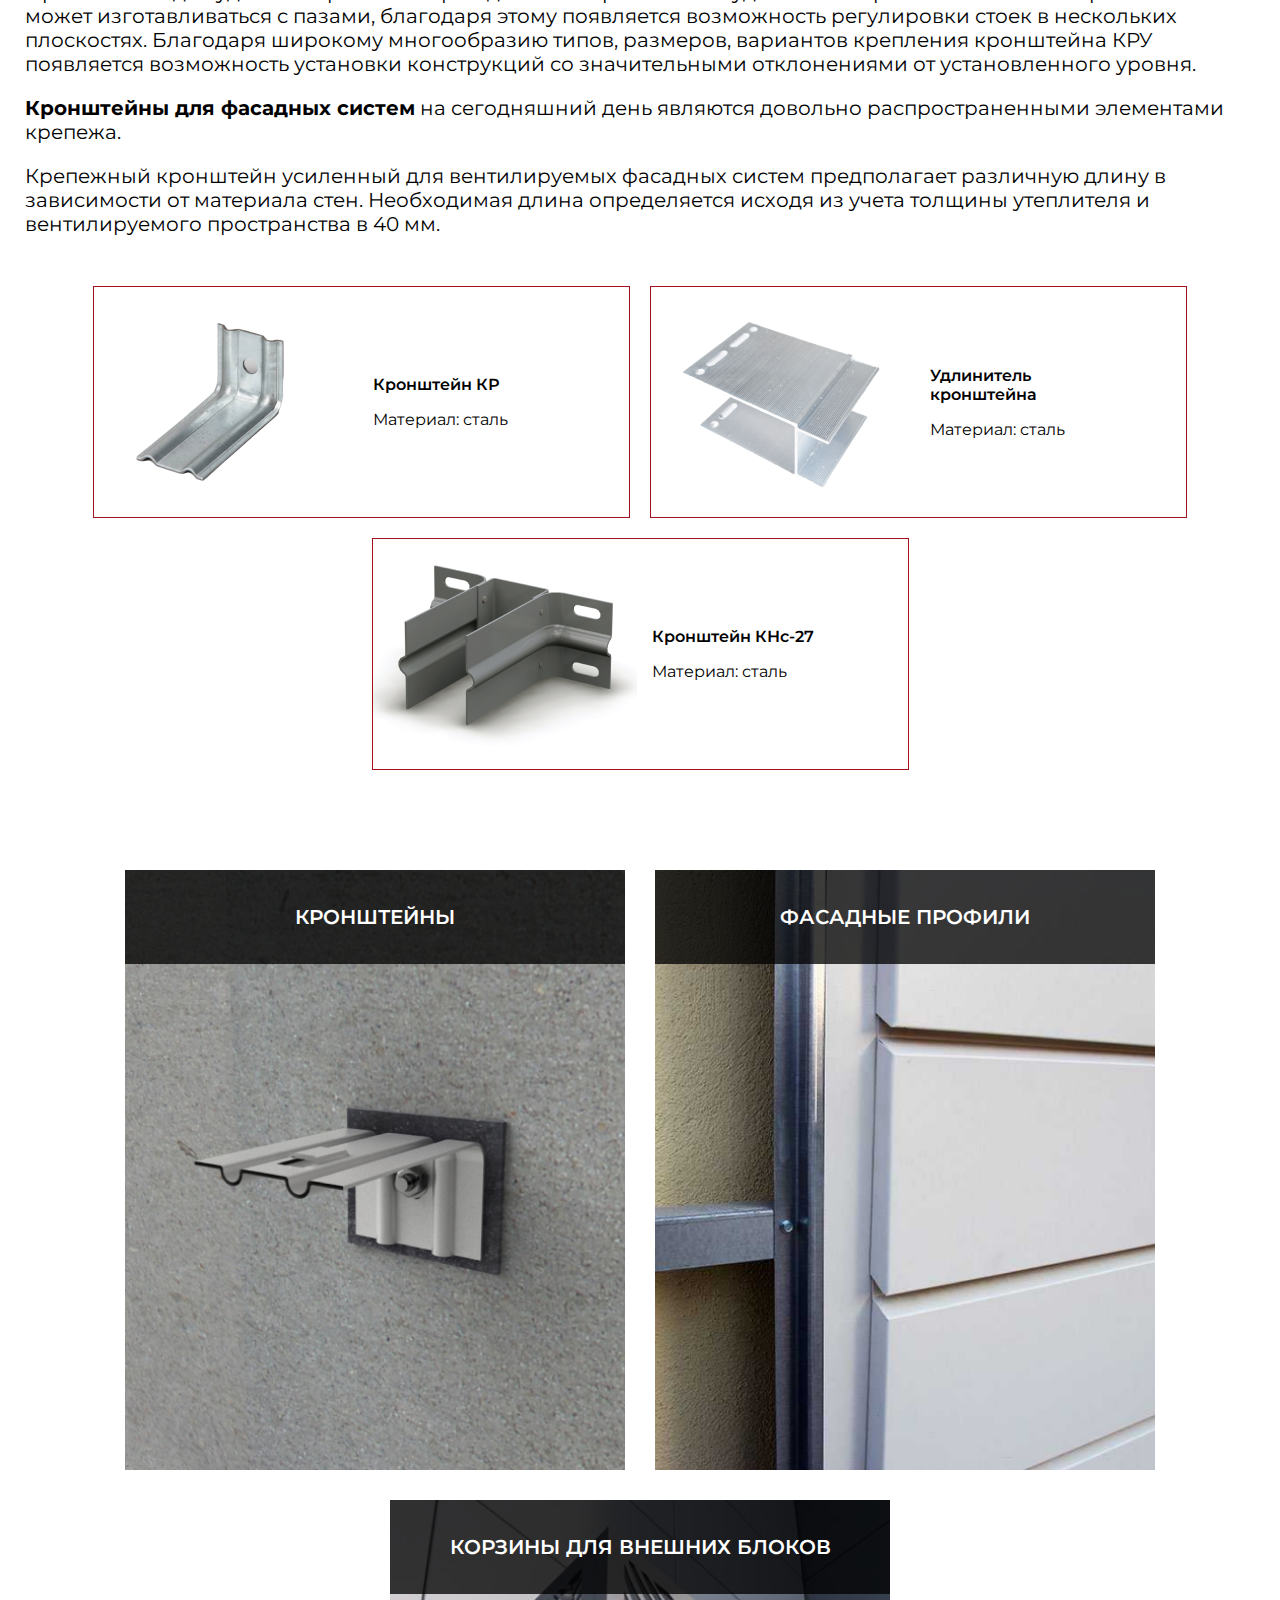
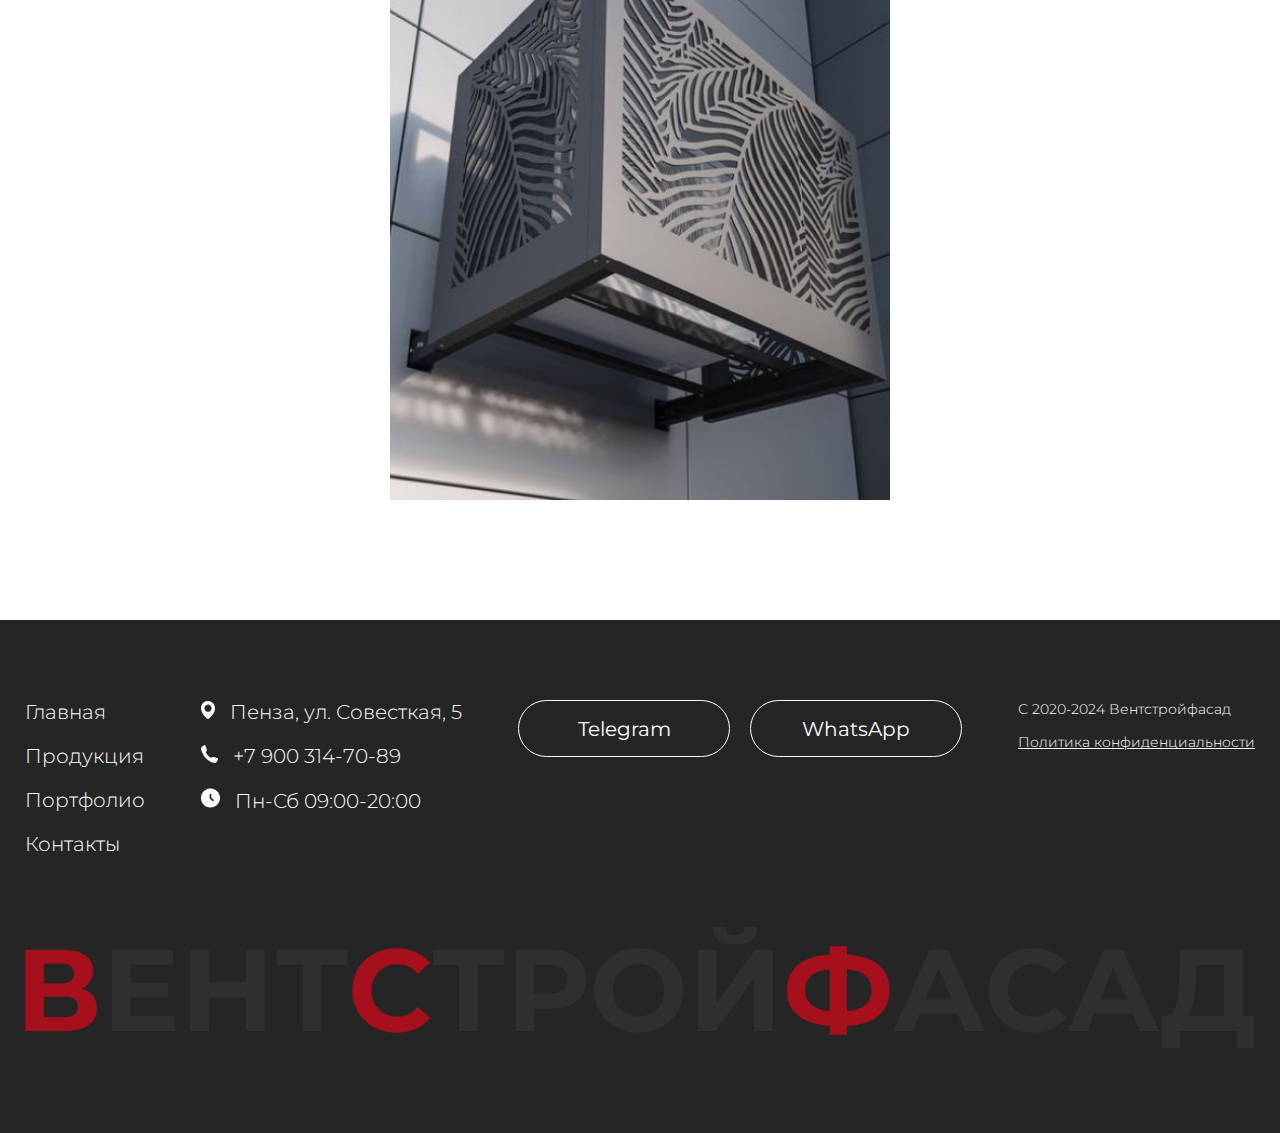
<file: supports.html>
<!DOCTYPE html>
<html lang="ru">
<head>
    <meta charset="UTF-8">
    <meta name="viewport" content="width=device-width, initial-scale=1.0">
    <title>Кронштейны</title>
    <link rel="preconnect" href="https://fonts.googleapis.com">
    <link rel="preconnect" href="https://fonts.gstatic.com" crossorigin>
    <link href="https://fonts.googleapis.com/css2?family=Montserrat:ital,wght@0,100..900;1,100..900&display=swap" rel="stylesheet">
    <link rel="stylesheet" href="css/main.css">
    <link type="Image/x-icon" href="images/icons/favicon.svg" rel="icon">
    <script src="js/main.js"></script>
</head>

<body>
    <main class="main">
        <section class="heading">
            <header class="header">
                <div class="container">
                    <a href="index.html" class="logo-link"><img src="images/logo.svg" alt="Логотип"></a>

                    <div class="menu">
                        <nav class="nav-header">
                            <ul class="nav-list">
                                <li><a href="portfolio.html">Портфолио</a></li>
                                <li><a href="products.html">Продукция</a></li>
                                <li><a href="contacts.html">Контакты</a></li>
                            </ul>
                        </nav>

                        <ul class="social-list">
                            <li><a href="https://wa.me/9374381022"><img src="images/whatsapp.svg" alt="Ватсап"></a></li>
                            <li><a href="https://t.me/imdgssx"><img src="images/tg.svg" alt="Телеграм"></a></li>
                        </ul>

                        <a href="private.html" class="btn">Личный кабинет</a>
                    </div>

                    <button class="mobile-menu-btn" id="burger">
                        <img src="images/icons/menu.svg" alt="Мобильное меню">
                    </button>
                </div>
            </header>
            
            <div class="container">
                <h3 class="heading-link"><a href="index.html" class="heading-link-a">Главная</a></h3>
                <h2 class="heading-title">Кронштейны</h2>
            </div>
        </section>

        <section class="supports">
            <div class="container">
                <h2 class="product-desc-title">Кронштейны</h2>

                <div class="supports-images">
                    <img src="images/supports/support1.jpg" width="795" alt="Кронштейн">
                    <img src="images/supports/support2.jpg" width="795" alt="Кронштейн">
                </div>

                <p>
                    <b>Фасадный кронштейн</b> – крепежный элемент вентилируемой фасадной системы обеспечивающий прочное крепление обрешетки, на которую затем монтируют облицовочный материал, к несущему основанию.
                </p>
                <p>
                    Данный зазор позволяет использовать утеплитель той толщины, которая необходима для полноценного функционирования вентилируемого фасада.
                    Подбор крепежного кронштейна осуществляется исходя из его основных характеристик: возможности регулирования длины и несущей способности. Во время монтажа фасада, исходя из проекта, делается специальная разметка на несущем основании здания в соответствии с которой в дальнейшем устанавливаются фасадные кронштейны.                
                </p>
                <p>
                    Для обеспечения долговечности и надежности монтируемой фасадной системы усиленный крепежный кронштейн крепится к стене с использованием специальных анкерных болтов. Анкеры изготавливаются по двум технологиям: горячего оцинкования или термодиффузионного цинкования и применяются в зависимости от поставленных задач. Болты крепятся к несущей конструкции через специальные паронитовые прокладки исключающие образование температурного моста.
                </p>
            </div>
        </section>
        
       <section class="supports-desc">
            <div class="container">
                <h2 class="product-desc-title">Кронштейны для фасадных систем</h2>

                <p>
                    При монтаже для удобства крепления фасада может применяться удлинитель кронштейна. Так же крепление может изготавливаться с пазами, благодаря этому появляется возможность регулировки стоек в нескольких плоскостях. Благодаря широкому многообразию типов, размеров, вариантов крепления кронштейна КРУ появляется возможность установки конструкций со значительными отклонениями от установленного уровня.
                </p>
                <p>
                    <b>Кронштейны для фасадных систем</b> на сегодняшний день являются довольно распространенными элементами крепежа.
                </p>
                <p>
                    Крепежный кронштейн усиленный для вентилируемых фасадных систем предполагает различную длину в зависимости от материала стен. Необходимая длина определяется исходя из учета толщины утеплителя и вентилируемого пространства в 40 мм.
                </p>

                <div class="supports-desc-cards">
                    <div class="supports-desc-cards-item">
                        <img src="images/supports/support3.png" alt="Кронштейн КР">
                        <div>
                            <p class="support-name">Кронштейн КР</p>
                            <p>Материал: сталь</p>
                        </div>
                    </div>

                    <div class="supports-desc-cards-item">
                        <img src="images/supports/support4.png" alt="Удлинитель кронштейна">
                        <div>
                            <p class="support-name">Удлинитель<br> кронштейна</p>
                            <p>Материал: сталь</p>
                        </div>
                    </div>

                    <div class="supports-desc-cards-item">
                        <img src="images/supports/support5.png" alt="Кронштейн КНс-27">
                        <div>
                            <p class="support-name">Кронштейн КНс-27</p>
                            <p>Материал: сталь</p>
                        </div>
                    </div>
                </div>
            </div>
           
       </section>

        <section class="products-links-section">
            <div class="container">
                <a href="supports.html">
                    <div class="product-link-cards product-link-card-1">
                        <p>Кронштейны</p>
                    </div>
                </a>

                <a href="profiles.html">
                    <div class="product-link-cards product-link-card-2">
                        <p>Фасадные профили</p>
                    </div>
                </a>

                <a href="cornices.html">
                    <div class="product-link-cards product-link-card-3">
                        <p>Корзины для внешних блоков</p>
                    </div>
                </a>
            </div>

        </section>
    </main>
       
    <footer class="footer">
        <div class="container">

            <div class="footer-wrapper">
                <ul class="footer-list">
                    <li><a href="index.html">Главная</a></li>
                    <li><a href="products.html">Продукция</a></li>
                    <li><a href="portfolio.html">Портфолио</a></li>
                    <li><a href="contacts.html">Контакты</a></li>
               </ul>
    
               <div class="footer-info">
                    <p class="footer-info-address">Пенза, ул. Совесткая, 5</p>
                    <p class="footer-info-phone">+7 900 314-70-89</p>
                    <p class="footer-info-clock">Пн-Сб 09:00-20:00</p>
               </div>
    
               <div class="footer-buttons">
                    <a href="https://t.me/imdgssx" class="btn">Telegram</a>
                    <a href="https://wa.me/9374381022" class="btn">WhatsApp</a>
               </div>

               <div class="footer-links">
                    <p>С 2020-2024 Вентстройфасад</p>
                    <a href="policy.html" class="footer-links-item">Политика конфиденциальности</a>
               </div>
            </div>   
            <img src="images/logo.png" class="footer-logo" alt="Логотип">
        </div> 
    </footer>
</body>
</html>
</file>
<file: css/main.css>
body {
    font-family: Montserrat, Arial, sans-serif;
    margin: 0;
    font-size: 20px;
}

a {
    text-decoration: none;
    color: #000;
    padding: 0;
}

ul {
    list-style: none;
    padding: 0;
    margin: 0;
}

.container {
    box-sizing: border-box;
    max-width: 1620px;
    margin: 0 auto;
    padding: 0 25px;
}

/* Шапка */

.header {
    max-width: 1620px;
    margin: 0 auto;

    font-weight: 600;
    background-color: #fff;
    border-radius: 80px;
    padding: 10px 0;
    padding-left: 15px;
}

/* Меню */

.header .container {
    display: flex;
    justify-content: space-between;
    align-items: center;
    gap: 60px;

    padding-bottom: 5px;
    padding-top: 5px;
}

.nav-list a {
    transition: 0.3s;
}

.nav-list a:hover {
    color: #A6101D;
}

.logo-link, .social-list img {
    transition: 0.3s;
}

.logo-link:hover, .social-list img:hover {
    scale: 1.1;
}

.menu {
    width: 1160px;

    display: flex;
    justify-content: space-between;
    align-items: center;
}

.nav-list {
    display: flex;
    justify-content: space-between;
    gap: 70px;
}

.social-list {
    display: flex;
    justify-content: space-between;
    gap: 15px;
}

.btn {
    display: flex;
    align-items: center;
    justify-content: center;

    width: 290px;
    height: 65px;

    font-weight: 600;
    color: #fff;

    background: #A6101D;
    border-radius: 80px;

    transition: 0.3s;
}

.btn:hover {
    background: transparent;
    outline: #fff 1px solid;
}

.header .btn:hover {
    background: transparent;
    outline: #A6101D 1px solid;
    color: #A6101D;
}

/* Мобильное меню */

.mobile-menu-btn {
    background-color: #fff;
    border: none;

    display: none;
}

@media (max-width: 1400px) {
    .mobile-menu-btn {
        display: block;
    }

    .menu {
        position: fixed;
        top: 0;
        left: -390px;
        width: 330px;
        height: 100vh;
        background-color: #181818;

        display: flex;
        flex-direction: column;
        align-items: flex-start;
        justify-content: flex-start;
        gap: 50px;

        padding: 50px 5px 20px 40px;

        transition: transform 0.4s;
    }

    .nav-list {
        display: flex;
        flex-direction: column;
        gap: 20px;
    }

    .nav-list a {
        color: #fff;
    }

    .social-list {
        background-color: #fff;
        border-radius: 80px;
        padding: 10px 20px;
    }

    .menu .btn {
       margin-bottom: 30px;
    }

    .menu .btn:hover {
        background: transparent;
        outline: #fff 1px solid;
        color: #fff;
    }

    .header.open .menu {
        transform: translateX(100%);
    }
}

/* Первый экран */

.welcome {
    box-sizing: border-box;
    min-height: 100vh;

    background-image: url(../images/background.jpg);
    background-color: #252525;
    background-repeat: no-repeat;
    background-size: cover;
    background-position: center;
}

.welcome-title {
    margin-top: 150px;
    color: #fff;
    font-size: 48px;
    width: 450px;
}

.welcome-title-span {
    font-size: 96px;
    text-transform: uppercase;
}

@media (max-width: 570px) {
    .welcome {
        background-image: url(../images/bg-mobile.jpg);
        background-color: #252525;
        background-repeat: no-repeat;
        background-size: cover;
        background-position: center;
    }

    .welcome-title {
        width: 400px;
        font-size: 36px;
        margin-top: 100px;
    }

    .welcome-title-span {
        font-size: 72px;
    }
}

/* Попап */

.popup {
    position: fixed;
    left: 0;
    top: 0;
    width: 100%;
    height: 100vh;
    z-index: 99999;
    background-color: rgba(0, 0, 0, 0.5);
    display: flex;
    align-items: center;
    visibility: hidden;
    opacity: 0;
    transition: opacity 0.2s, visibility 0.2s;
}

.form-myform.form-popup {
    max-width: 400px;
    width: 100%;
    padding: 40px 30px 25px 30px;
    
    background-color: #fff;
    border-radius: 10px;
}

.form-popup .myform-title {
    margin-bottom: 25px;
    font-size: 20px;
}

.form-popup .myform-input {
    font-size: 16px;
    height: 70px;
    width: 100%;
}

.form-popup .myform-btn {
    height: 65px;
    font-size: 16px;
}

.form-popup .myform-desc {
    font-size: 14px;
}

.popup.open {
    visibility: visible;
    opacity: 1;
}

/* Второй блок */

.about {
    margin-top: 100px;
    margin-bottom: 100px;
}

.advantages {
    display: flex;
    justify-content: space-between;
    gap: 40px;
    flex-wrap: wrap;
}

.adv-number {
    color: #A6101D;
    font-weight: 700;
    font-size: 80px;
}

.about-desc {
    margin-top: 100px;
}

.about-desc-title {
    font-size: 32px;
}

.popup-btn {
    border: none;
    font-family: Montserrat, Arial, sans-serif;
    font-size: 20px;
    cursor: pointer;
}

/* Третий блок */

.products {
    margin-top: 100px;
    padding: 70px 0;
    background-color: #252525;
}

.product-cards {
    display: flex;
    gap: 40px;
    justify-content: center;
    flex-wrap: wrap;
}

.product-card {
    text-align: center;
}

.product-title {
    color: #fff;
    font-size: 24px;
    text-transform: uppercase;
    margin-bottom: 0;
}

.product-text {
    color: #fff;
}

.button-wrapper {
    margin-top: 70px;

    display: flex;
    justify-content: center;
}

/* Коротко о компании */

.company-desc-image {
    max-width: 100%;
}

.company-desc-title {
    font-size: 32px;
}

.company-desc-wrapper {
    display: flex;
    justify-content: space-between;
    align-items: center;
    gap: 50px;
    margin-top: 100px;

    @media (max-width: 1300px) {
        flex-wrap: wrap;
    }
}

.company-desc-text {
    margin-top: 50px;
}

/* Партнеры */

.partners {
    margin-top: 100px;
}

.partners-title {
    font-size: 32px;
    margin-bottom: 100px;
}

.partners-grid {
    display: grid;
    grid-auto-rows: 180px;
    -ms-grid-columns: (1fr) [4];
    grid-template-columns: repeat(4, 1fr);

    @media (max-width: 1400px) {
        grid-auto-rows: 200px;
        -ms-grid-columns: (1fr) [2];
        grid-template-columns: repeat(2, 1fr);
    }
}

.partners-grid-item {
    display: flex;
    align-items: center;
    justify-content: center;
    border-bottom: 1px solid #cbcbcb;
    border-right: 1px solid #cbcbcb;
} 



.partners-grid-image {
    width: 60%;

    @media (max-width: 1400px) {
        width: 40%;
    }

    @media (max-width: 1000px) {
        width: 60%;
    }
}

.partners-grid-item:last-child, .partners-grid-item:nth-child(4) {
    border-right: none;
}

.partners-grid-item:nth-last-child(1), .partners-grid-item:nth-last-child(2), .partners-grid-item:nth-last-child(3), .partners-grid-item:nth-last-child(4) {
    border-bottom: none;
}

@media (max-width: 1400px) {
    .partners-grid-item:nth-last-child(3), .partners-grid-item:nth-last-child(4) {
        border-bottom: 1px solid #cbcbcb;
    }

    .partners-grid-item:last-child, .partners-grid-item:nth-child(2), .partners-grid-item:nth-last-child(3), .partners-grid-item:nth-child(4) {
        border-right: none;
    }
}

/* Новости */

.news {
    margin-top: 100px;
}

.news-title {
    font-size: 32px;
    margin-bottom: 60px;
}

.news-cards {
    width: 100%;
    display: flex;
    justify-content: center;
    gap: 25px;
    
    @media (max-width: 1400px) {
        flex-wrap: wrap;
    }
}

.news-card-item {
    background-color: #F4F4F4;
    display: flex;
    flex-direction: column;
    align-items: center;
    padding-bottom: 30px;
}

.news-card-item-text {
    margin: 0;
}

.news-card-item-title {
    margin-top: 25px;
    margin-bottom: 0;
}

.news-card-image {
    width: 100%;
}

.news-card-item-container {
    max-width: 450px;
    min-height: 200px;

    display: flex;
    justify-content: space-between;
    flex-direction: column;

    padding: 0 20px;
}

.news-card-item-wrapper {
    display: flex;
    justify-content: space-between;
}

.news-card-item-link {
    text-decoration: underline;
}

.news-card-item-date {
    color: #A6101D;
    margin: 0;
}

/* Подвал */

.footer {
    margin-top: 120px;
    background-color: #252525;

    color: #fff;
    font-size: 20px;
    padding: 80px 0;
    font-weight: 300;
}

footer p {
    margin: 0;
}

footer a {
    color: #fff;
}

.footer-list a:hover {
    text-decoration: underline;
}

.footer-wrapper {
    display: flex;
    justify-content: space-between;
    flex-wrap: wrap;
    gap: 40px;

    margin-bottom: 70px;
}

.footer-list {
    display: flex;
    flex-direction: column;
    gap: 20px;
}

.footer-info {
    display: flex;
    flex-direction: column;
    gap: 20px;
}

.footer-info-address::before {
    content: url(/images/icons/map.svg);
    margin-right: 15px;
}

.footer-info-phone::before {
    content: url(/images/icons/phone.svg);
    margin-right: 15px;
}

.footer-info-clock::before {
    content: url(/images/icons/clock.svg);
    margin-right: 15px;
}

.footer-buttons {
    display: flex;
    gap: 20px;
    flex-wrap: wrap;
}

.footer-buttons .btn {
    width: 210px;
    height: 55px;

    font-weight: 400;
    color: #fff;

    background: #252525;
    border: 1px #fff solid;

    transition: 0.3s;
}

.footer-buttons .btn:hover {
    opacity: 0.6;
}

.footer-links {
    font-size: 14px;

    display: flex;
    flex-direction: column;
    column-gap: 30px;
}

.footer-links-item {
    margin-top: 15px;
    text-decoration: underline;
}

.footer-logo {
    width: 100%;
}

/* КОНТАКТЫ */

/* Первый блок */

.heading {
    box-sizing: border-box;

    background-image: url(../images/bg.jpg);
    background-color: #252525;
    background-repeat: no-repeat;
    background-size: cover;
    background-position: center;
}

.heading-title, .heading-link, .heading-link-a {
    color: #fff;
    text-transform: uppercase;
    text-align: center;
}

.heading-link-a {
    font-size: 16px;
    font-weight: 400;
    text-decoration: underline;
}

.heading-link {
    margin-top: 70px;
}

.heading-title {
    font-size: 80px;
    margin-top: 15px;
    padding-bottom: 100px;

    @media (max-width: 600px) {
        font-size: 50px;
    }
}

/* Второй блок */

.info {
    margin-top: 100px;
}

.info-wrapper {
    margin-top: 50px;
    display: flex;
    justify-content: flex-start;
    row-gap: 40px;
    column-gap: 130px;
    flex-wrap: wrap;
}

.info-wrapper span {
    font-weight: 500;
}

/* Карта */

.map {
    margin-top: 100px;
}

/* Форма */

.form {
    margin-top: 100px;
}

.form-myform {
    margin: 0 auto;
    max-width: 800px;
    width: 100%;
}

.myform-title {
    text-transform: uppercase;
    text-align: center;
    margin: 0;
}

.myform-text {
    text-align: center;
    margin-top: 15px;
}

input {
    color: #000;
    font-family: "Montserrat", Arial, sans-serif;
    font-weight: 400;
    font-size: 20px;

    border: none;
    outline: none;
    max-width: 100%;
}

.myform-input {
    border-bottom: 1px solid #979797;
    display: block;
    height: 90px;
    width: 100%;
}

textarea {
    font-family: "Montserrat", Arial, sans-serif;
    font-size: 20px;
    font-weight: 400;
    
    resize: vertical;
    outline: none; 
    border: none;
}

.myform-textarea {
    border-bottom: 1px solid #979797;
    display: block;
    padding-top: 34px;
    width: 100%;
}

.myform-btn {
    margin-top: 30px;
    width: 100%;
    height: 80px;
    text-transform: uppercase;
}

.myform-btn:hover {
    background: transparent;
    outline: #A6101D 1px solid;
    color: #A6101D;
    cursor: pointer;
}

.myform-desc {
    color: #979797;
    font-size: 16px;
    margin-top: 25px;
    text-align: center;
}

/* ПОРТФОЛИО */

/* Фото */

.work-container {
    max-width: 1920px;
}

.work-wrapper {
    display: flex;
    justify-content: center;
    gap: 20px;
    flex-wrap: wrap;

    @media (max-width: 600px) {
        font-size: 60px;
    }
}

.work-title {
    text-align: center;

    background-color: #A6101D;
    color: #fff;

    padding: 30px 0;
    margin-top: 100px;
    margin-bottom: 20px;
}

.work1 .work4 img {
    width: 32%;

    @media (max-width: 830px) {
        width: 100%;
    }
}

.work2 img {
    width: 50%;

    @media (max-width: 830px) {
        width: 100%;
    }
}

.work3 img {
    width: 100%;

    @media (max-width: 830px) {
        width: 100%;
    }
}

/* ПРОДУКЦИЯ */

/* Каталог */

.heading-title {
    margin-bottom: 0;
}

.catalog {
    @media (max-width: 1400px) {
        h3 {
            font-size: 20px;
        }

        a {
            font-size: 16px;
        }
    }
}

.catalog-wrapper {
    display: flex;
    align-items: center;
    flex-wrap: wrap;

    @media (max-width: 1500px) {
        align-items: flex-start;
    }

    @media (max-width: 1260px) {
        justify-content: center;
    }
}

.catalog-img {
    width: 43%;

    @media (max-width: 1260px) {
        display: none;
    }
}

.catalog-container {
    display: flex;
    flex-direction: column;

    @media (max-width: 1260px) {
        background-color: #F4F4F4;
    }
}

.catalog-title {
    background-color: #A6101D;
    color: #fff;

    padding: 40px;
    margin: 10px 0;

    @media (max-width: 1500px) {
        margin: 0;
    }
}

.catalog-heading {
    margin-left: 40px;
}

.catalog-list {
    margin-left: 55px;
    margin-bottom: 40px;

    list-style-type: '•  ';
}

.catalog-list a {
    color: #6F6F6F;
}

.catalog-list a:hover {
    text-decoration: underline;
}

.catalog-list li {
    margin-bottom: 5px;
}

/* Продукты*/

.products {
    margin-top: 0;
}

/* Товары */

.products-links-section {
    margin-top: 100px;
}

.products-links-section .container {
    display: flex;
    justify-content: center;
    gap: 30px;
    flex-wrap: wrap;
}

.product-link-cards {
    width: 500px;
    min-height: 600px;

    background-color: #252525;
    background-repeat: no-repeat;
    background-size: cover;
    background-position: center;
}

.product-link-card-1 {
    background-image: url(../images/products/product1.jpg);
}

.product-link-card-2 {
    background-image: url(../images/products/product2.jpg);
}

.product-link-card-3 {
    background-image: url(../images/cornices/cornice2.jpg);
}

.product-link-cards p {
    background-color: rgba(0, 0, 0, 0.76);
    padding: 35px;
    margin: 0;

    color: #fff;
    font-weight: 600;
    text-transform: uppercase;
    text-align: center;

    transition: 0.3s;
}

.products-links-section a:hover {
    .product-link-cards p {
        background-color: rgba(163, 0, 14, 0.76);
    }
}

/* КРОНШТЕЙНЫ */

/* Описание */

.product-desc-title {
    text-transform: uppercase;

    margin-bottom: 50px;
    margin-top: 100px;
}

.supports-images img {
    width: 49%;

    @media (max-width: 600px) {
        width: 100%;
    }
}

.supports-images {
    display: flex;
    justify-content: center;
    gap: 30px;

    margin-bottom: 50px;

    @media (max-width: 600px) {
        flex-wrap: wrap;
    }
}

/* Карточки */

.supports-desc-cards {
    display: flex;
    justify-content: center;
    gap: 20px;

    font-size: 16px;
    margin-top: 50px;

    @media (max-width: 1420px) {
        flex-wrap: wrap;
    }
}

.supports-desc-cards-item {
    width: 525px;
    min-height: 230px;

    border: #A6101D 1px solid;

    display: flex;
    align-items: center;
    gap: 15px;

    padding-right: 10px;
}

.support-name {
    font-weight: 600;
}

/* КОРЗИНЫ */

.product-desc-image {
    width: 70%;
    display: block;

    margin: auto;
    margin-top: 50px;

    @media (max-width: 900px) {
        width: 100%;
    }
}

/* ЛИЧНЫЙ КАБИНЕТ */

.private {
    margin-top: 250px;
}

.private .form-myform {
    max-width: 600px;
}

.private .myform-title {
    margin-bottom: 60px;
}

.private-link {
    display: block;
    text-align: center;
    margin-top: 20px;

    text-transform: uppercase;
    text-decoration: underline;

    font-weight: 500;
    font-size: 16px;
    color: #6F6F6F;
}

/* ПОЛИТИКА */

.add-body {
    background-color: #f8f8f8;
}

.policy {
    margin-top: 100px;
    color: #252525;
    font-size: 18px;
}

.add-header {
    -webkit-box-shadow: 0px 4px 37px -4px rgba(39, 39, 39, 0.09);
    -moz-box-shadow: 0px 4px 37px -4px rgba(39, 39, 39, 0.09);
    box-shadow: 0px 4px 37px -4px rgba(39, 39, 39, 0.09);
}

.policy-title {
    text-align: center;
    margin-bottom: 70px;
}

.policy h3 {
    font-weight: 600;
}

.policy-list {
    list-style: '·  ';
}

.policy-list li {
    margin-left: 25px;
}

/* СТРАНИЦА НОВОСТИ */

.new-desc {
    margin-top: 100px;
}

.new-desc p {
    font-size: 24px;
}

.new-desc img {
    object-fit: cover;
}

.new-desc-text {
    margin-top: 60px;
}

.new-desc-title {
    font-size: 48px;
}

.new-desc-container {
    display: flex;
    gap: 65px;
}

@media (max-width: 1400px) {
    .new-desc-container {
        gap: 40px;
        flex-wrap: wrap;
    }

    .new-desc img {
        width: 100%;
    }

    .new-desc p {
        font-size: 20px;
        margin-top: 10px;
    }

    .new-desc-title {
        font-size: 36px;
    }
}

/* АДМИН */

.user-info {
    margin-top: 100px;
}

.user-info .container {
    display: flex;
    gap: 40px;
    flex-wrap: wrap;
}

.profile-photo img {
    width: 250px;
    height: 250px;
    object-fit: cover;
}

.details h2 {
    font-size: 24px;
    margin-bottom: 10px;
}

.details p {
    font-size: 18px;
    line-height: 1.6;
}

.details strong {
    color: #3a3a3a;
}

.block-edit-wrapper {
    display: flex;
    align-items: center;
    gap: 20px;
}

.edit-button.edit-btn {
    margin-bottom: 70px;
}

.edit-button {
    width: 50px;
    height: 50px;
    margin-bottom: 30px;

    background-color: transparent;
    border: none;
}

.edit-button:hover {
    background-color: #cccccc;
    cursor: pointer;
}

/* КНОПКА НАВЕРХ */
</file>
